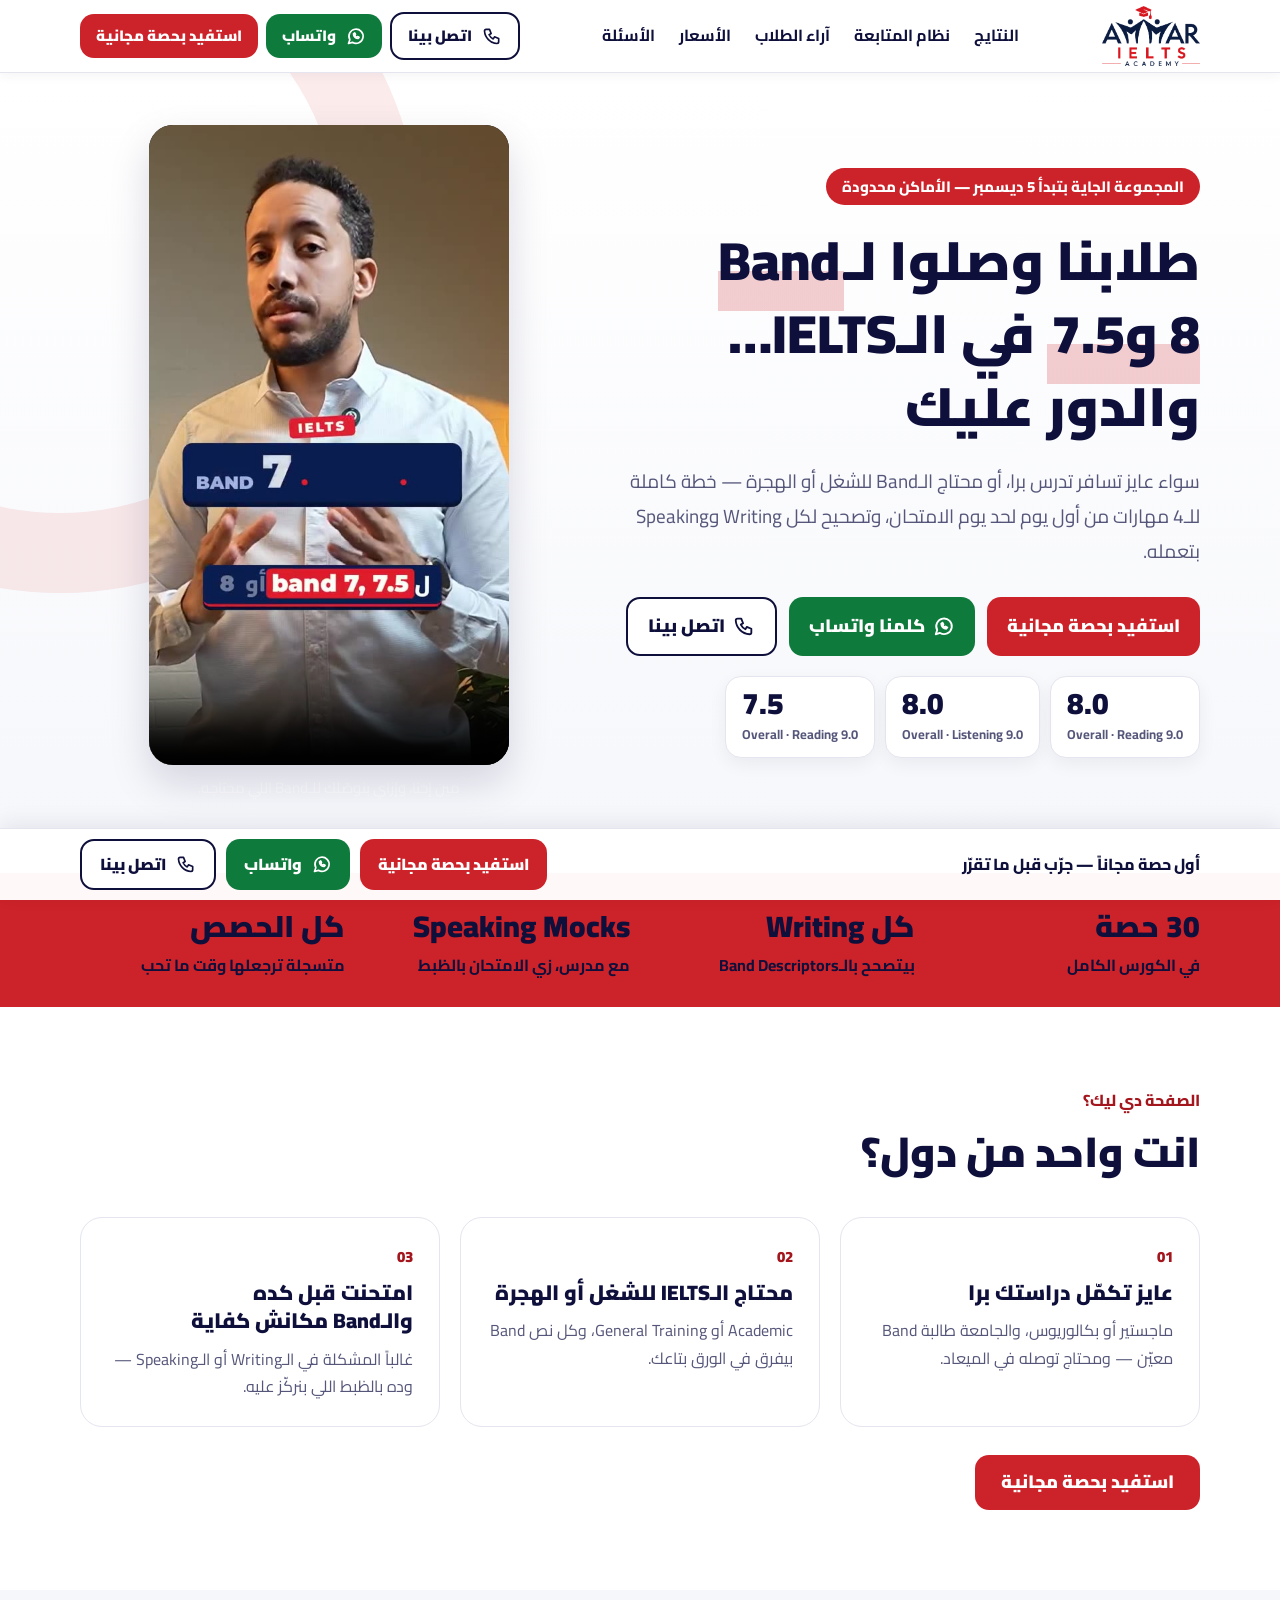
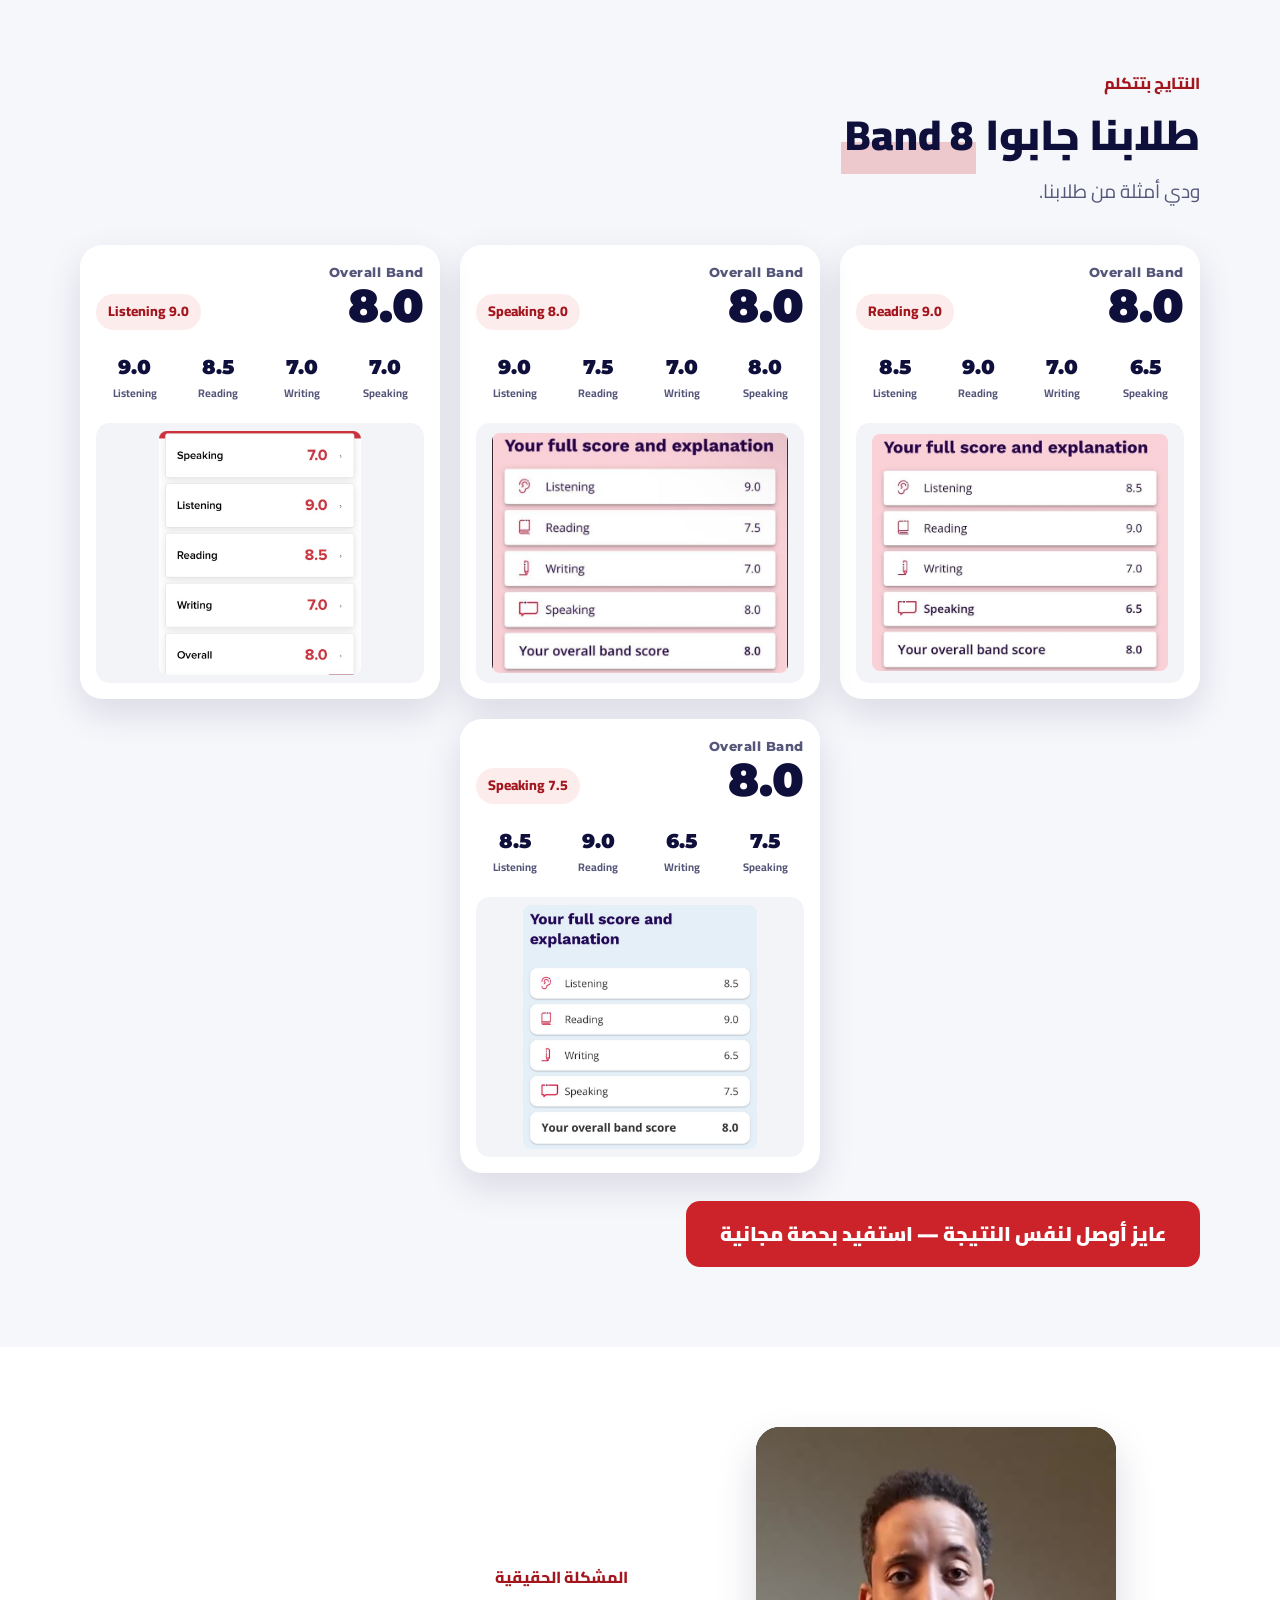
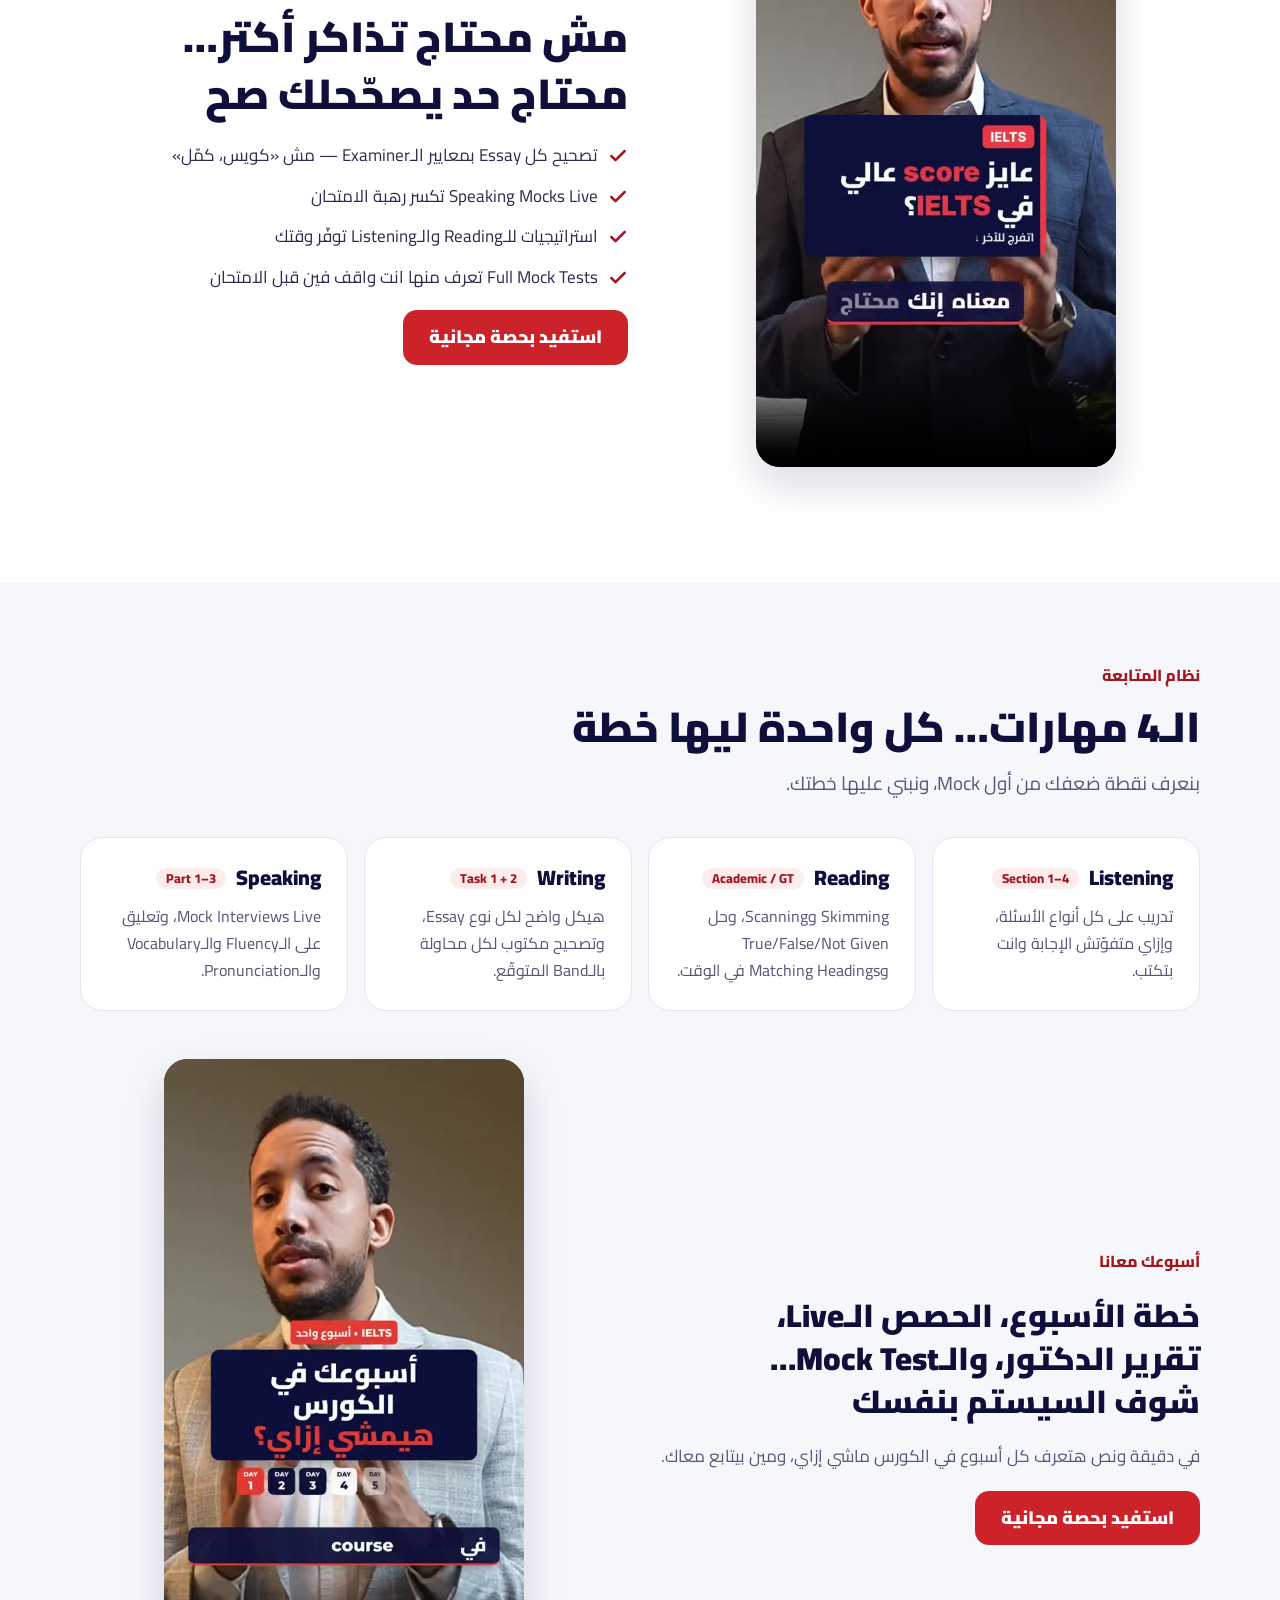
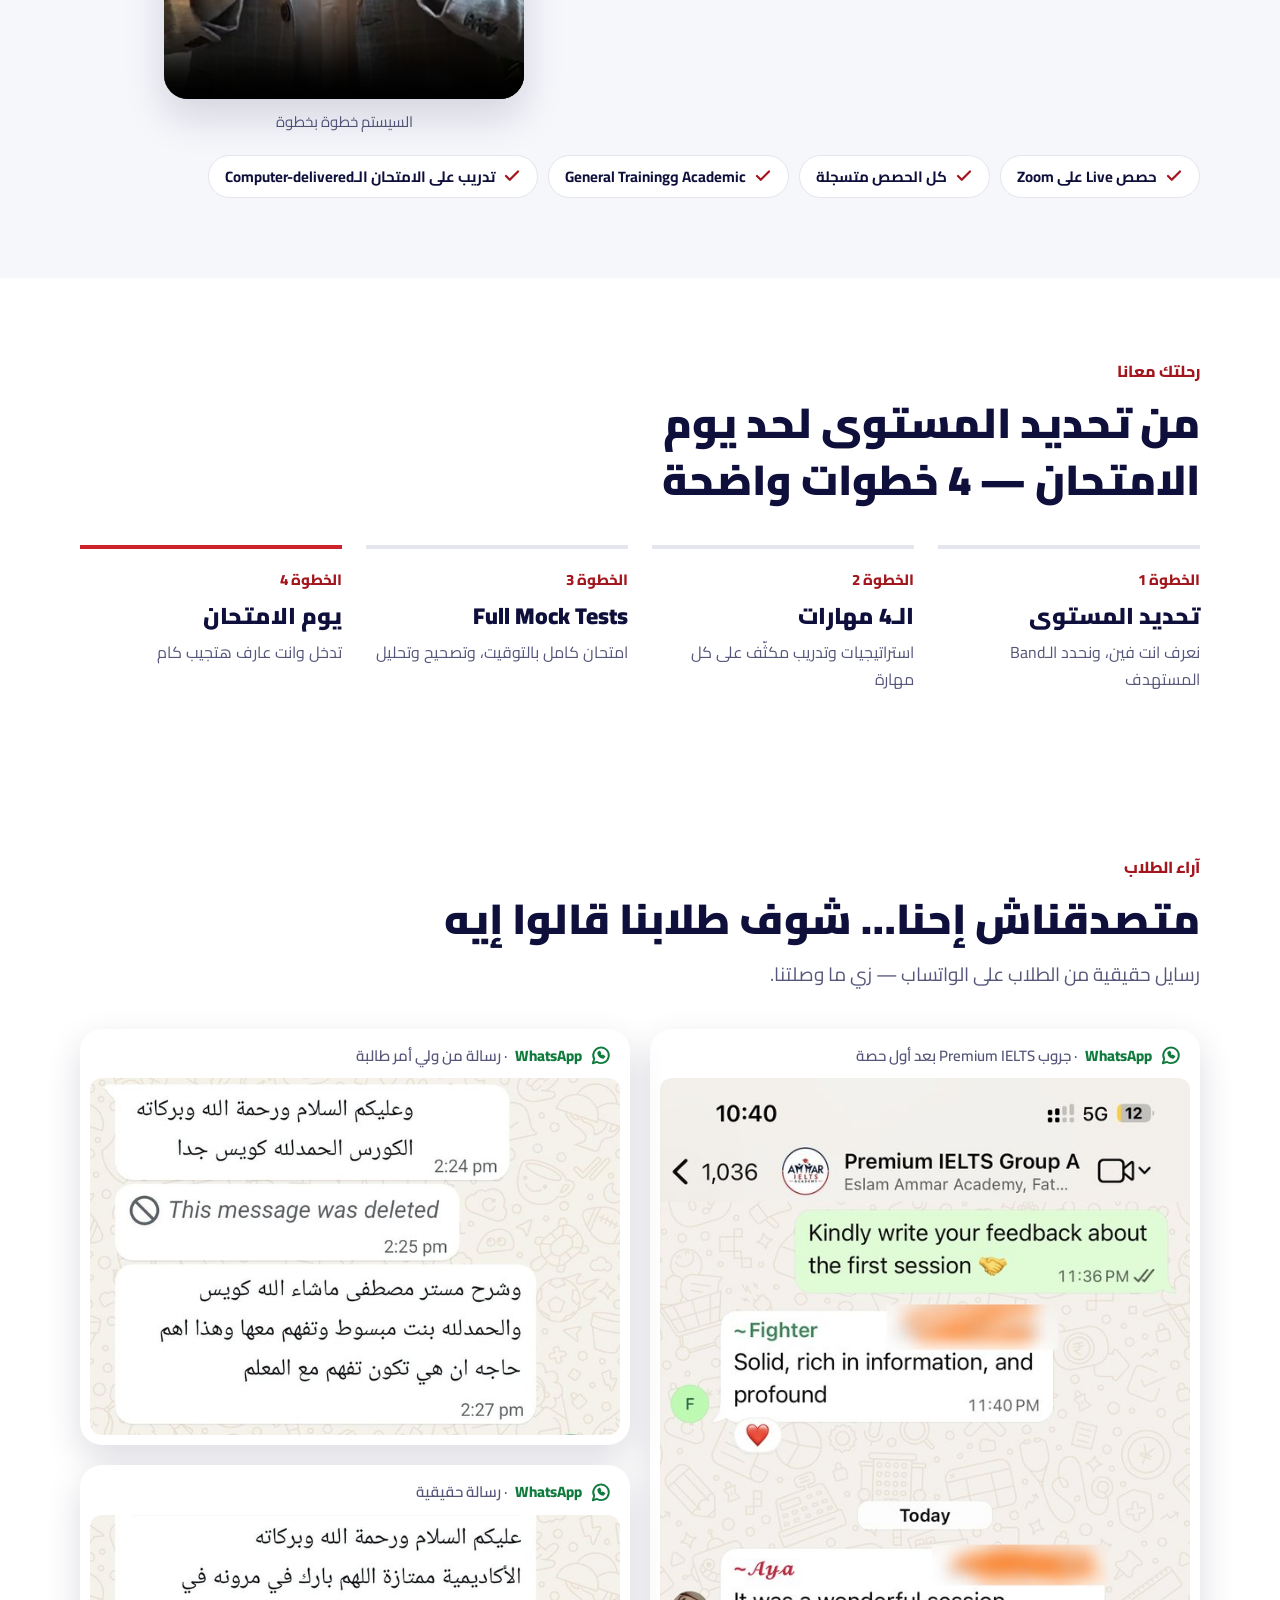
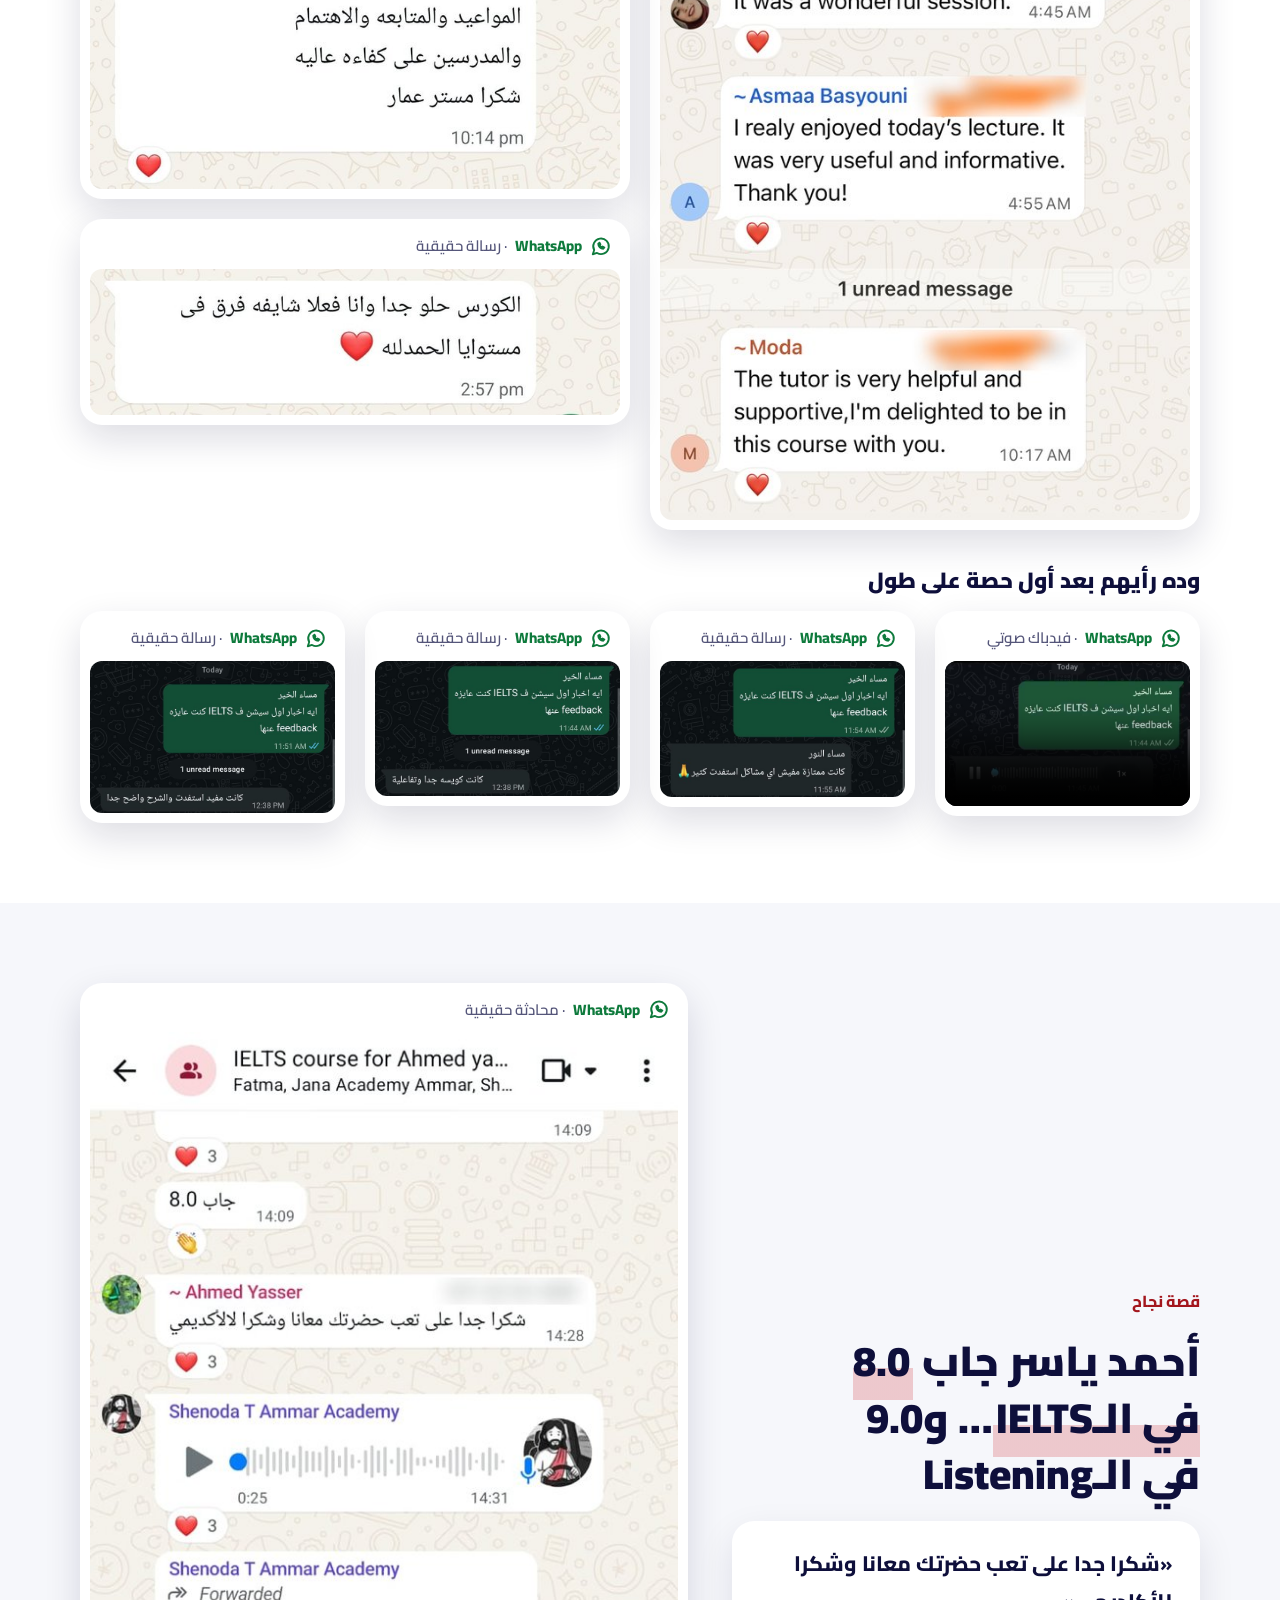
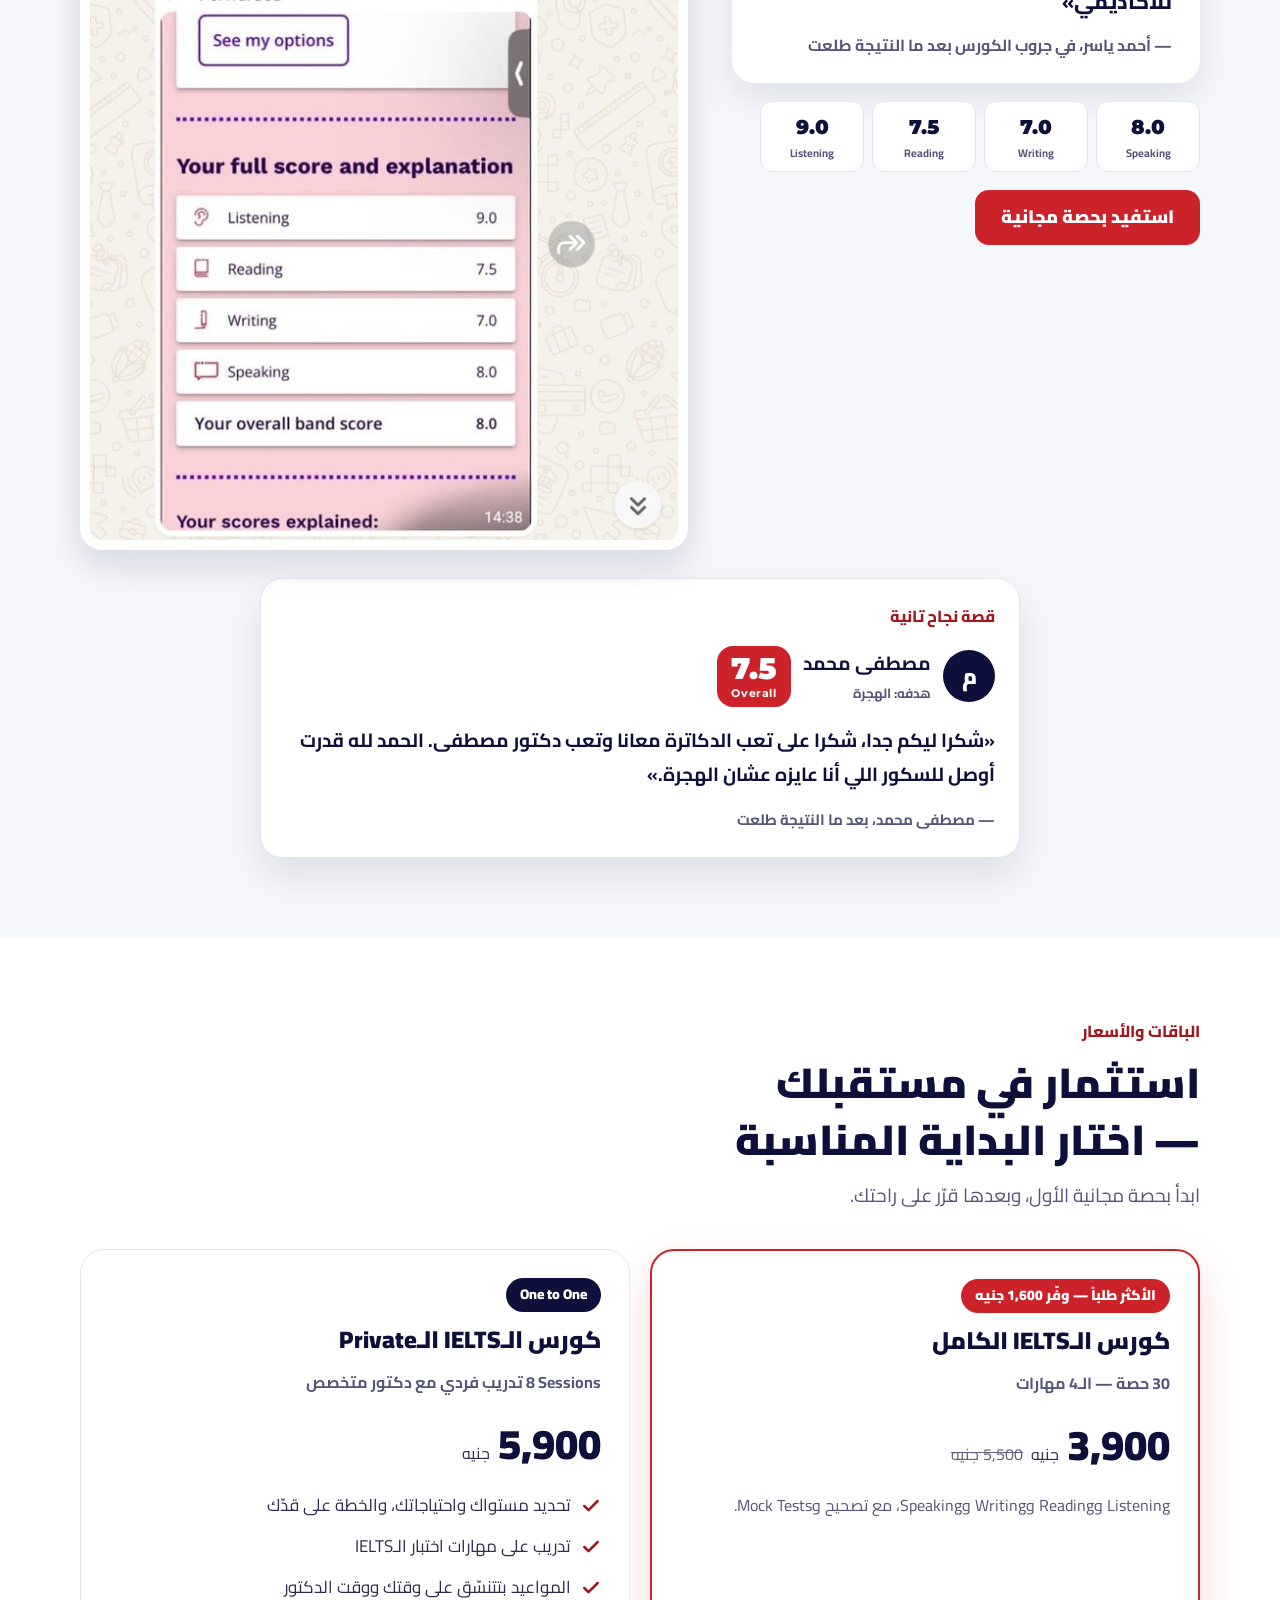
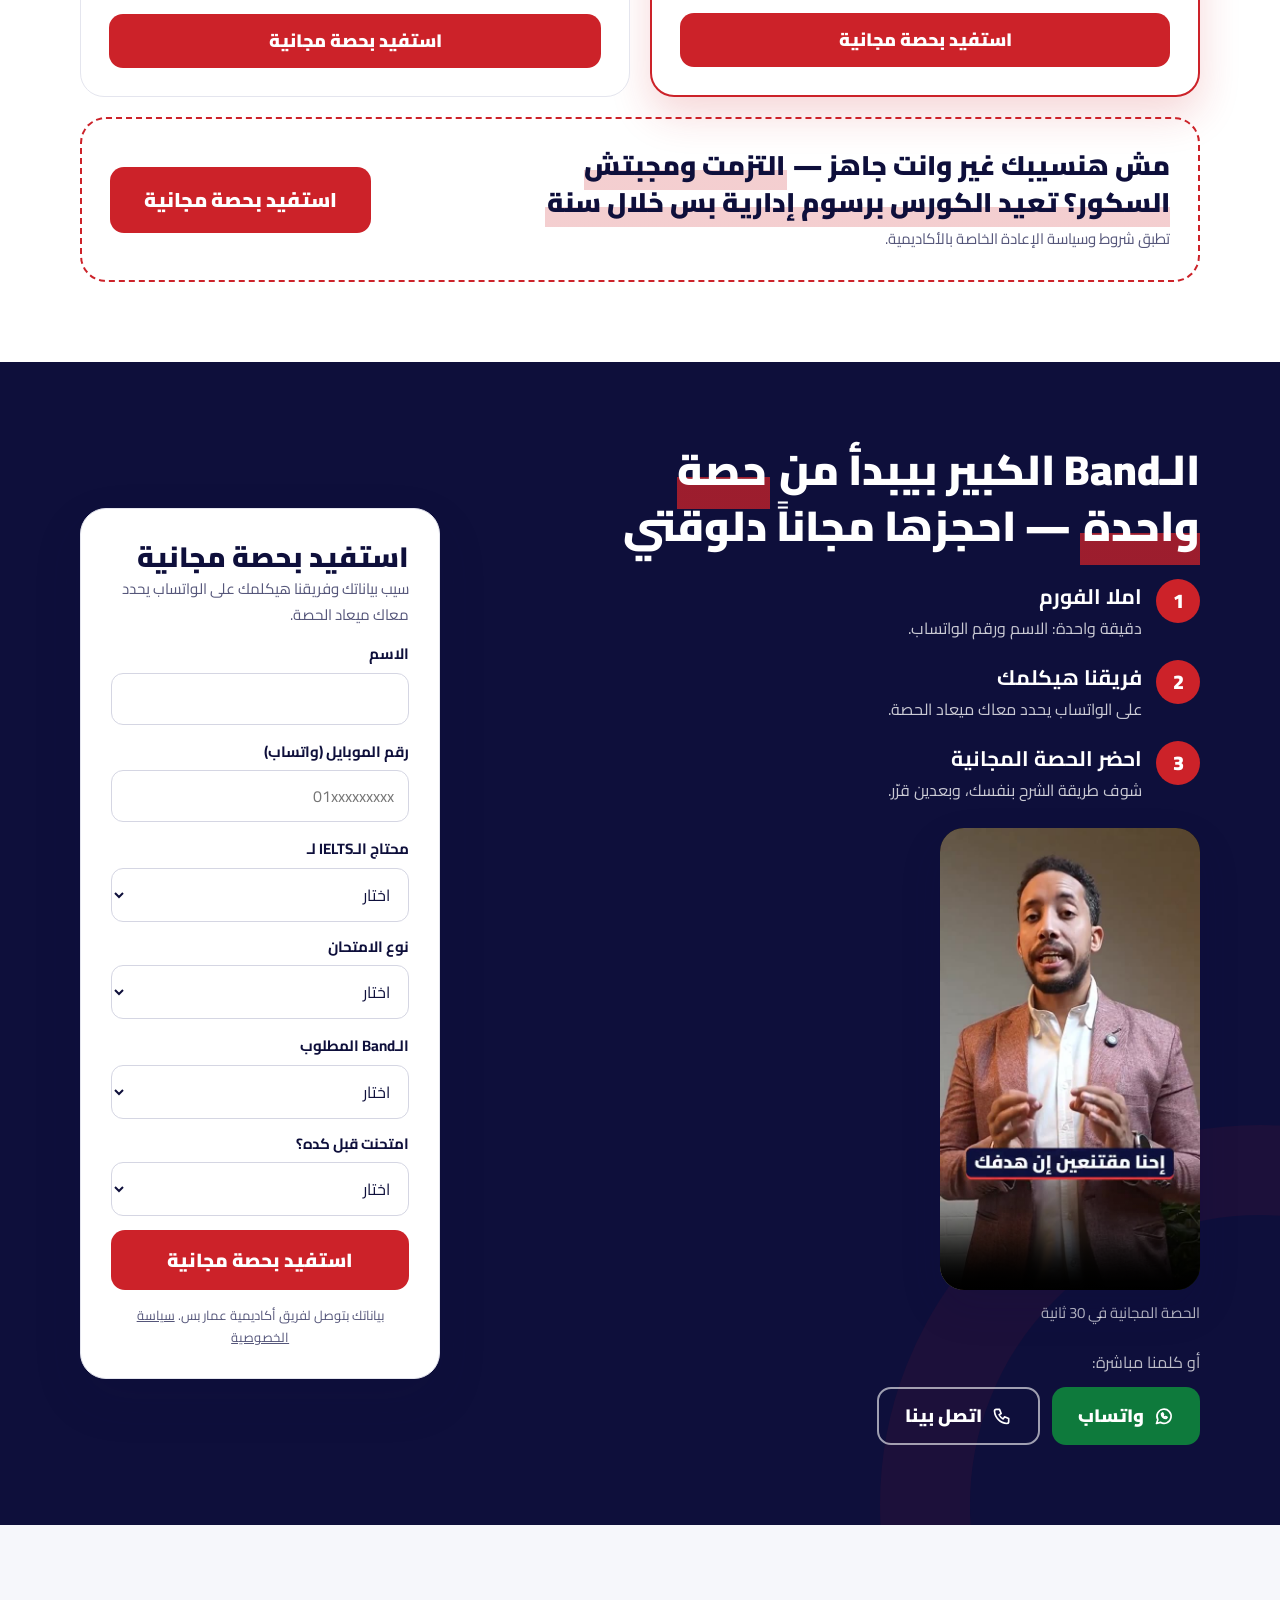
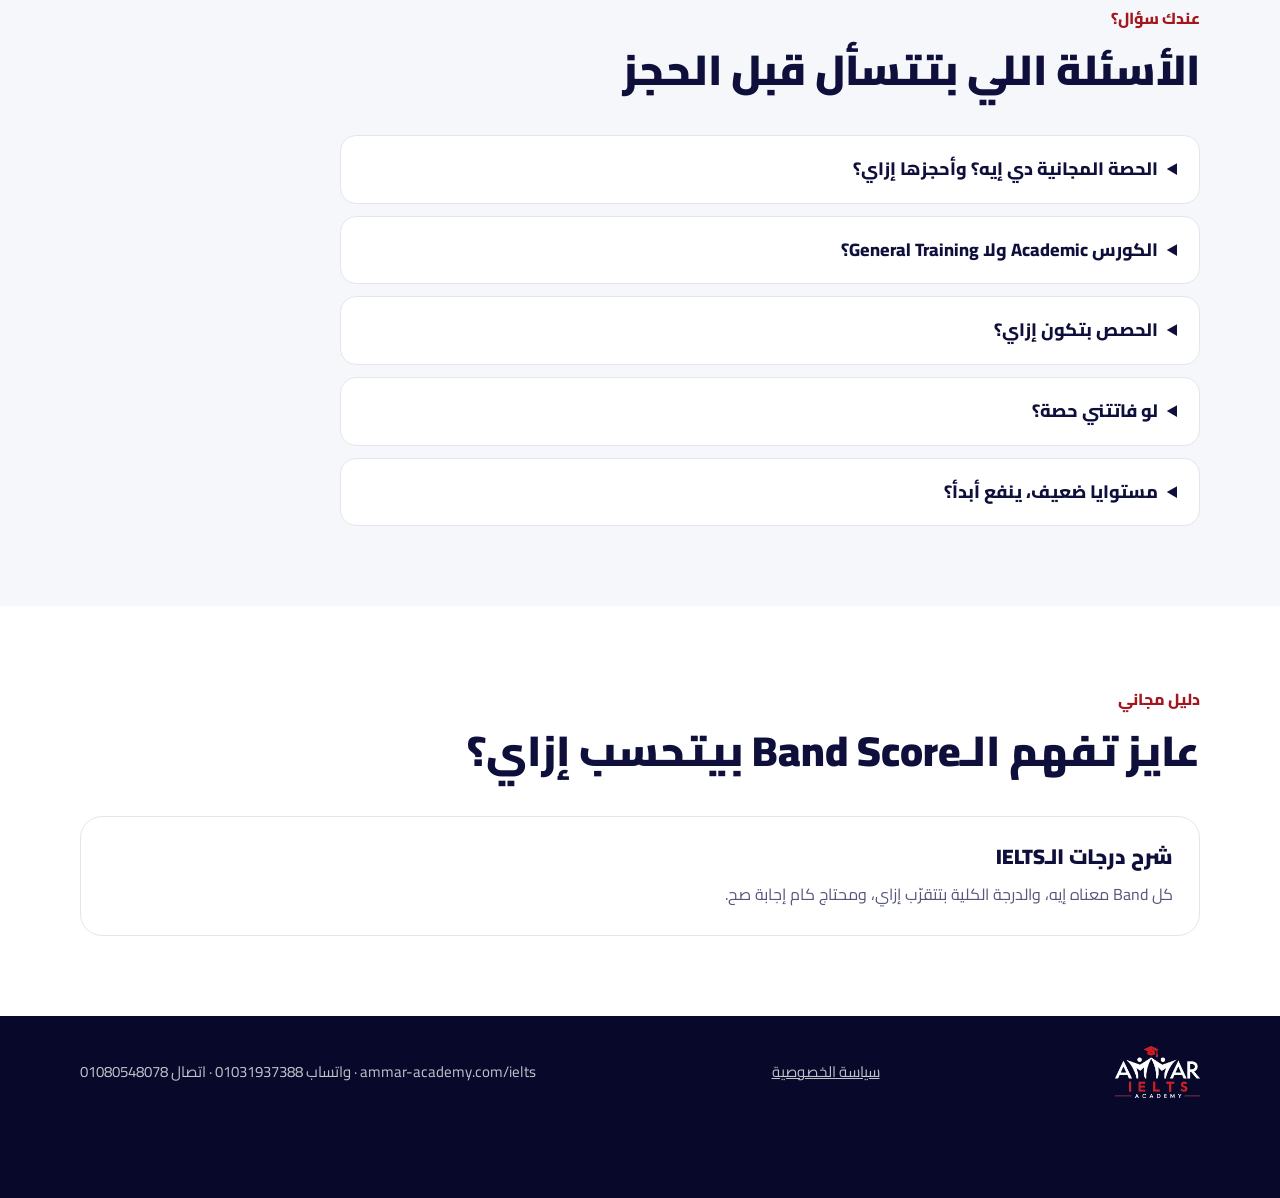
<file: web/ielts/index.html>
<!DOCTYPE html>
<html lang="ar" dir="rtl">
<head>
<meta charset="UTF-8">
<meta name="viewport" content="width=device-width, initial-scale=1, viewport-fit=cover">
<meta name="theme-color" content="#FFFFFF">
<title>كورس الـIELTS — استفيد بحصة مجانية | Ammar IELTS Academy</title>
<meta name="description" content="تحضير الـIELTS للـ4 مهارات بخطة أسبوعية: 30 حصة، تصحيح خاص للـWriting والـSpeaking، وMock Tests زي الامتحان. طلابنا جابوا Band 8. استفيد بحصة مجانية.">
<link rel="canonical" href="https://ammar-academy.com/ielts/">
<meta property="og:type" content="website">
<meta property="og:locale" content="ar_EG">
<meta property="og:url" content="https://ammar-academy.com/ielts/">
<meta property="og:title" content="طلابنا وصلوا لـBand 8 و7.5 في الـIELTS… والدور عليك">
<meta property="og:description" content="30 حصة للـ4 مهارات، تصحيح خاص للـWriting والـSpeaking، وMock Tests. استفيد بحصة مجانية.">
<meta property="og:image" content="https://ammar-academy.com/ielts/img/logo.png">
<link rel="icon" href="/favicon.ico">
<link rel="preconnect" href="https://fonts.googleapis.com">
<link rel="preconnect" href="https://fonts.gstatic.com" crossorigin>
<link href="https://fonts.googleapis.com/css2?family=Cairo:wght@400;600;700;800;900&family=Montserrat:wght@800;900&display=swap" rel="stylesheet">
<style>
:root{--navy:#0E0F3B;--navy-2:#15164A;--navy-3:#08092A;--orange:#CC2229;--orange-dk:#A3161D;--orange-tint:#FDECEC;--cream:#F4F2EC;
  --ink:#2B2C4F;--muted:#55567A;--line:#E4E5EE;--green:#0E7A3C;--white:#fff;--r:22px;
  --font:"Cairo","Segoe UI",Tahoma,Arial,sans-serif}
*{box-sizing:border-box}
html{-webkit-text-size-adjust:100%;scroll-behavior:smooth;scroll-padding-top:84px}
body{margin:0;font-family:var(--font);color:var(--ink);background:#fff;line-height:1.7;font-size:16px}
img{max-width:100%;display:block}
a{color:var(--orange)}
:focus-visible{outline:3px solid var(--orange);outline-offset:3px;border-radius:10px}
[hidden]{display:none!important}
.sr{position:absolute;width:1px;height:1px;overflow:hidden;clip:rect(0 0 0 0);white-space:nowrap}
.wrap{max-width:1160px;margin:0 auto;padding:0 20px}
.hl{color:var(--orange)}
section{padding:80px 0}
.bg-cream{background:var(--cream)}
.bg-navy{background:var(--navy);color:#fff;position:relative;overflow:hidden}
.ring{position:absolute;border-radius:50%;border:80px solid rgba(204,34,41,.07);pointer-events:none}
.head{display:flex;flex-direction:column;gap:10px;max-width:760px;margin-bottom:36px}
.kicker{font-size:16px;font-weight:800;color:var(--orange-dk)}
.bg-navy .kicker{color:var(--orange)}
h1,h2,h3{margin:0;line-height:1.35;text-wrap:balance}
h2{font-size:clamp(28px,4vw,42px);font-weight:900;color:var(--navy)}
.bg-navy h2,.bg-navy h3{color:#fff}
.lead{margin:0;font-size:19px;color:var(--muted);line-height:1.85}
.bg-navy .lead{color:rgba(255,255,255,.8)}
.grid{display:grid;gap:20px;grid-template-columns:repeat(auto-fit,minmax(min(260px,100%),1fr))}
.card{background:#fff;border:1px solid var(--line);border-radius:var(--r);padding:26px;display:flex;flex-direction:column;gap:10px}
.card h3{font-size:21px;font-weight:900;color:var(--navy)}
.card p{margin:0;color:var(--muted)}
.num{font-size:15px;font-weight:900;color:var(--orange-dk)}
.tick{display:flex;width:44px;height:44px;border-radius:12px;background:var(--orange-tint);color:var(--orange-dk);align-items:center;justify-content:center}
.btn{display:inline-flex;align-items:center;justify-content:center;gap:10px;min-height:48px;padding:12px 26px;border-radius:14px;background:var(--orange);color:var(--navy);
  font-family:inherit;font-weight:900;font-size:18px;text-decoration:none;border:0;cursor:pointer;transition:transform .15s,box-shadow .15s}
.btn:hover{transform:translateY(-1px);box-shadow:0 10px 24px rgba(204,34,41,.35)}
.btn.big{font-size:20px;padding:16px 34px;min-height:56px}
.btn.ghost{background:transparent;color:#fff;border:2px solid rgba(255,255,255,.45)}
.btn.wa{background:var(--green);color:#fff}
.btn-row{display:flex;flex-wrap:wrap;gap:12px;margin-top:8px}
/* header */
.top{position:sticky;top:0;z-index:40;background:rgba(14,15,59,.97);border-bottom:1px solid rgba(255,255,255,.1)}
.top .wrap{display:flex;align-items:center;justify-content:space-between;gap:16px;min-height:72px}
.top img{height:48px;width:auto}
.top nav{display:flex;gap:20px}
.top nav a{color:rgba(255,255,255,.85);text-decoration:none;font-weight:700;padding:10px 2px}
.top nav a:hover{color:#fff}
.top .btn{font-size:16px;padding:10px 20px}
@media (max-width:900px){.top nav{display:none}}
@media (max-width:480px){.top .btn{font-size:14px;padding:8px 14px;min-height:44px}.top img{height:40px}}
/* hero */
.hero{padding:52px 0 72px}
.hero .wrap{display:flex;flex-wrap:wrap;gap:44px;align-items:center;position:relative}
.hero-copy{flex:1 1 440px;min-width:0;display:flex;flex-direction:column;gap:20px}
.hero-video{flex:1 1 360px;min-width:0}
.badge{align-self:flex-start;font-size:15px;font-weight:800;color:var(--navy);background:var(--orange);border-radius:999px;padding:6px 16px}
.hero h1{font-size:clamp(32px,4.6vw,54px);font-weight:900;color:#fff}
.hero .lead{color:rgba(255,255,255,.82)}
.proof{display:flex;flex-wrap:wrap;gap:10px}
.proof div{background:rgba(255,255,255,.07);border:1px solid rgba(255,255,255,.16);border-radius:16px;padding:10px 16px}
.proof b{display:block;font-size:30px;font-weight:900;color:var(--orange);line-height:1.1}
.proof span{font-size:13px;font-weight:700;color:rgba(255,255,255,.78)}
/* video */
.video{margin:0;display:flex;flex-direction:column;gap:10px;align-items:center}
.video-box{position:relative;width:100%;max-width:360px;aspect-ratio:9/16;border-radius:24px;overflow:hidden;background:var(--navy-2);
  border:2px dashed rgba(204,34,41,.6);display:flex;align-items:center;justify-content:center;box-shadow:0 24px 60px rgba(14,15,59,.25)}
.video-box.ready{border:0;background:#000}
.video-box video,.video-box iframe{position:absolute;inset:0;width:100%;height:100%;border:0;object-fit:cover}
.video-soon{display:flex;flex-direction:column;align-items:center;gap:14px;text-align:center;padding:20px;color:#fff}
.play{display:flex;width:84px;height:84px;border-radius:50%;background:var(--orange);color:var(--navy);align-items:center;justify-content:center;box-shadow:0 0 0 14px rgba(204,34,41,.18)}
.video-soon b{font-size:20px;font-weight:900}
.video-soon small{font-size:14px;font-weight:700;color:var(--orange)}
.video figcaption{font-size:15px;color:var(--muted);text-align:center}
.bg-navy .video figcaption{color:rgba(255,255,255,.7)}
.reviews-row{display:flex;flex-wrap:wrap;gap:24px;justify-content:center}
.reviews-row .video{flex:0 1 260px}
.split{display:flex;flex-wrap:wrap;gap:44px;align-items:center}
.split>.txt{flex:1 1 380px;display:flex;flex-direction:column;gap:18px}
.split>.vid{flex:1 1 360px;min-width:0}
/* numbers */
.numbers{background:var(--orange);padding:28px 0}
.numbers .grid{grid-template-columns:repeat(auto-fit,minmax(min(220px,100%),1fr))}
.numbers b{display:block;font-size:30px;font-weight:900;color:var(--navy)}
.numbers span{font-size:16px;font-weight:700;color:var(--navy)}
/* proof frames */
.frame{margin:0;background:#fff;border-radius:22px;padding:16px;box-shadow:0 14px 36px rgba(14,15,59,.12);display:flex;flex-direction:column;gap:12px}
.frame .cap{display:flex;justify-content:space-between;align-items:center;gap:10px}
.frame .score{font-size:42px;font-weight:900;color:var(--navy);line-height:1}
.frame .tag{background:var(--orange-tint);color:#A3161D;font-size:14px;font-weight:800;border-radius:999px;padding:6px 12px}
.frame .shot{background:#F3F4F8;border-radius:14px;height:300px;display:flex;align-items:center;justify-content:center;overflow:hidden}
.frame .shot img{max-height:300px;width:auto}
.wa-frame{margin:0;background:#fff;border-radius:22px;padding:10px;box-shadow:0 14px 36px rgba(14,15,59,.14);display:flex;flex-direction:column;gap:6px}
.wa-frame figcaption{display:flex;align-items:center;gap:8px;padding:4px 8px;color:var(--green);font-size:15px;font-weight:800}
.wa-frame figcaption span:last-child{color:var(--muted);font-weight:600}
.wa-frame img{width:100%;border-radius:14px}
.wa-frame.tall img{height:520px;object-fit:cover;object-position:top}
.wa-frame.bottom img{height:480px;object-fit:cover;object-position:bottom}
.stack{display:flex;flex-direction:column;gap:20px}
/* lists */
.checks{margin:0;padding:0;list-style:none;display:flex;flex-direction:column;gap:12px}
.checks li{display:flex;gap:10px;align-items:flex-start;font-size:17px;color:rgba(255,255,255,.9)}
.checks svg{flex:none;margin-top:5px;color:var(--orange)}
.pills{display:flex;flex-wrap:wrap;gap:10px;margin-top:20px}
.pills span{display:inline-flex;align-items:center;gap:8px;background:#fff;border:1px solid var(--line);border-radius:999px;padding:8px 16px;font-size:15px;font-weight:700;color:var(--navy)}
.pills svg{color:var(--orange-dk)}
.steps{display:grid;gap:24px;grid-template-columns:repeat(auto-fit,minmax(min(220px,100%),1fr))}
.steps div{border-top:4px solid rgba(255,255,255,.25);padding-top:18px;display:flex;flex-direction:column;gap:8px}
.steps div:last-child{border-color:var(--orange)}
.steps span{font-size:15px;font-weight:800;color:var(--orange)}
.steps h3{font-size:23px;font-weight:900}
.steps p{margin:0;color:rgba(255,255,255,.78)}
blockquote{margin:0;border-radius:22px;background:#fff;padding:24px 28px;font-size:21px;font-weight:800;color:var(--navy);line-height:1.8;box-shadow:0 14px 36px rgba(14,15,59,.1)}
blockquote footer{margin-top:10px;font-size:16px;font-weight:700;color:var(--muted)}
/* pricing */
.price{background:#fff;border:1px solid var(--line);border-radius:24px;padding:28px;display:flex;flex-direction:column;gap:12px}
.price.best{background:var(--navy);border:2px solid var(--orange);color:#fff}
.price h3{font-size:24px;font-weight:900;color:var(--navy)}
.price.best h3{color:#fff}
.price .meta{font-weight:700;color:var(--muted)}
.price.best .meta,.price.best p{color:rgba(255,255,255,.8)}
.price .amt{display:flex;align-items:baseline;gap:8px;flex-wrap:wrap}
.price .amt b{font-size:42px;font-weight:900;color:var(--navy)}
.price.best .amt b{color:var(--orange)}
.price .amt s{color:inherit;opacity:.75}
.price p{margin:0;color:var(--muted);flex:1}
.price .ribbon{align-self:flex-start;background:var(--orange);color:var(--navy);font-size:14px;font-weight:900;border-radius:999px;padding:5px 14px}
.price-grid{display:grid;gap:20px;grid-template-columns:repeat(auto-fit,minmax(min(300px,100%),1fr));margin-bottom:20px}
.guarantee{display:flex;flex-wrap:wrap;gap:24px;align-items:center;justify-content:space-between;border:2px dashed var(--orange);border-radius:26px;padding:28px;background:#fff}
.guarantee div{flex:999 1 420px;display:flex;flex-direction:column;gap:6px}
.guarantee h3{font-size:27px;font-weight:900;color:var(--navy)}
.guarantee small{color:var(--muted);font-size:15px}
/* register */
.register .wrap{display:flex;flex-wrap:wrap;gap:48px;align-items:center;justify-content:space-between;position:relative}
.register .txt{flex:999 1 420px;min-width:0;display:flex;flex-direction:column;gap:24px}
.seats{background:rgba(255,255,255,.07);border:1px solid rgba(255,255,255,.16);border-radius:18px;padding:18px 20px;max-width:520px;display:flex;flex-direction:column;gap:10px}
.seats .row{display:flex;justify-content:space-between;gap:12px;font-size:18px;font-weight:800}
.seats .row span:last-child{color:var(--orange)}
.bar{display:block;height:12px;border-radius:999px;background:rgba(255,255,255,.18);overflow:hidden}
.bar i{display:block;height:100%;border-radius:999px;background:var(--orange);width:100%;transition:width .6s}
.how{margin:0;padding:0;list-style:none;display:flex;flex-direction:column;gap:18px}
.how li{display:flex;gap:14px;align-items:flex-start}
.how b.n{flex:none;display:flex;width:44px;height:44px;border-radius:50%;background:var(--orange);color:var(--navy);font-size:20px;font-weight:900;align-items:center;justify-content:center}
.how strong{display:block;font-size:21px;color:#fff}
.how span{color:rgba(255,255,255,.78)}
/* form */
.form-card{background:#fff;color:var(--ink);border-radius:26px;padding:30px;box-shadow:0 30px 70px rgba(0,0,0,.35);flex:1 1 360px;max-width:480px;scroll-margin-top:90px}
.bg-navy .form-card h2{font-size:28px;color:var(--navy)}
.bg-navy .form-card .lead{color:var(--muted)}
.form-card form{display:flex;flex-direction:column;gap:14px}
.form-card label{display:flex;flex-direction:column;gap:6px;font-size:15px;font-weight:700;color:var(--navy)}
.form-card input,.form-card select{width:100%;min-height:50px;border:1.5px solid #D5D6E3;border-radius:12px;padding:10px 14px;font-family:inherit;font-size:16px;color:var(--navy);background:#fff}
.form-card input:focus,.form-card select:focus{border-color:var(--orange);outline:none;box-shadow:0 0 0 3px rgba(204,34,41,.25)}
.form-card .two{display:grid;gap:12px;grid-template-columns:repeat(auto-fit,minmax(min(150px,100%),1fr))}
.form-card button[type=submit]{min-height:56px;font-size:19px}
.form-card button[disabled]{opacity:.7;cursor:wait}
.form-card .note{margin:0;font-size:13px;color:var(--muted);text-align:center}
.form-card .err{margin:0;color:#B42318;font-weight:700;font-size:15px}
.hp{position:absolute;left:-9999px;width:1px;height:1px;overflow:hidden}
.done{display:flex;flex-direction:column;gap:14px;align-items:flex-start;padding:16px 0}
.done .ok{display:flex;width:56px;height:56px;border-radius:50%;background:#E6F6EC;color:var(--green);align-items:center;justify-content:center}
/* faq */
.faq{display:flex;flex-direction:column;gap:12px;max-width:860px}
.faq details{background:#fff;border:1px solid var(--line);border-radius:16px;padding:18px 22px}
.faq summary{cursor:pointer;font-size:18px;font-weight:800;color:var(--navy)}
.faq p{margin:12px 0 0;color:var(--muted)}
/* footer + sticky */
footer.site{background:var(--navy-3);padding:30px 0 100px;color:rgba(255,255,255,.75);font-size:15px}
footer.site .wrap{display:flex;flex-wrap:wrap;gap:16px;justify-content:space-between;align-items:center}
footer.site img{height:44px;width:auto}
footer.site a{color:rgba(255,255,255,.75)}
.sticky{position:fixed;bottom:0;left:0;right:0;z-index:45;background:rgba(14,15,59,.97);border-top:1px solid rgba(255,255,255,.12);padding:10px 0 calc(10px + env(safe-area-inset-bottom))}
.sticky .wrap{display:flex;gap:12px;align-items:center;justify-content:space-between;flex-wrap:wrap}
.sticky .msg{display:flex;align-items:center;gap:14px;color:#fff;font-weight:800}
.sticky .msg .bar{width:140px;height:10px}
.sticky .acts{display:flex;gap:10px}
.sticky .btn{font-size:16px;padding:10px 18px;min-height:46px}
@media (max-width:560px){.sticky .msg{font-size:14px}.sticky .msg .bar{display:none}.sticky .wrap{justify-content:center}}
@media (prefers-reduced-motion:reduce){html{scroll-behavior:auto}.btn,.bar i{transition:none}}

/* ── Light theme (chosen 17 Nov 2026, option B): white page, navy text, orange for buttons and highlights;
   the form section and the footer stay navy so the eye lands on the booking. ── */
.top{background:rgba(255,255,255,.97);border-bottom:1px solid var(--line);box-shadow:0 2px 12px rgba(14,15,59,.05)}
.top nav a{color:var(--navy)} .top nav a:hover{color:var(--orange-dk)}
.bg-navy{background:#fff;color:var(--ink)}
.bg-navy h2,.bg-navy h3,.hero h1{color:var(--navy)}
.bg-navy .lead,.hero .lead{color:var(--muted)}
.bg-navy .kicker{color:var(--orange-dk)}
.hl{color:var(--navy);background:linear-gradient(transparent 58%, rgba(204,34,41,.45) 58%);padding:0 .08em}
.btn.ghost{color:var(--navy);border-color:rgba(14,15,59,.25)}
.proof div{background:#fff;border:1px solid var(--line);box-shadow:0 6px 18px rgba(14,15,59,.06)}
.proof b{color:var(--navy)} .proof span{color:var(--muted)}
.ring{border-color:rgba(204,34,41,.09)}
.checks li{color:var(--ink)} .checks svg{color:var(--orange-dk)}
.steps div{border-top-color:var(--line)} .steps div:last-child{border-top-color:var(--orange)}
.steps span{color:var(--orange-dk)} .steps p{color:var(--muted)}
.seats{background:#FFF4F4;border-color:#F3C9CB} .seats .row{color:var(--navy)} .seats .row span:last-child{color:var(--orange-dk)}
.bar{background:#EDE7DD}
.how strong{color:var(--navy)} .how span{color:var(--muted)}
.register .txt>span{color:var(--muted)!important}
.form-card{box-shadow:0 20px 50px rgba(14,15,59,.12);border:1px solid var(--line)}
.sticky{background:rgba(255,255,255,.97);border-top:1px solid var(--line);box-shadow:0 -6px 20px rgba(14,15,59,.07)}
.sticky .msg{color:var(--navy)} .sticky .bar{background:#EDE7DD}
.video-box{box-shadow:0 18px 40px rgba(14,15,59,.15)}

.price.best{background:#fff;color:var(--ink);border:2px solid var(--orange);box-shadow:0 18px 40px rgba(204,34,41,.18)}
.price.best h3{color:var(--navy)} .price.best .meta,.price.best p{color:var(--muted)} .price.best .amt b{color:var(--navy)}

.bg-cream{background:#F6F7FB}
.hero{background:linear-gradient(180deg,#fff 0%,#F6F7FB 100%)}
/* keep navy for the decision moment: the form section */
.register{background:var(--navy)!important;color:#fff}
.register h2{color:#fff!important} .register .hl{color:#fff;background:linear-gradient(transparent 58%, rgba(204,34,41,.6) 58%)}
.register .seats{background:rgba(255,255,255,.07);border-color:rgba(255,255,255,.16)} .register .seats .row{color:#fff} .register .seats .row span:last-child{color:var(--orange)}
.register .bar{background:rgba(255,255,255,.18)} .register .how strong{color:#fff} .register .how span{color:rgba(255,255,255,.78)}
.register .txt>span{color:rgba(255,255,255,.72)!important}
.register .ring{border-color:rgba(204,34,41,.07)}
</style>
<style>
/* IELTS tweaks: red buttons carry white text */
.btn,.badge,.price .ribbon,.how b.n,.play{color:#fff}
.btn.ghost{color:var(--navy)}
.hl{background:linear-gradient(transparent 60%, rgba(204,34,41,.22) 60%)}
.register .hl{background:linear-gradient(transparent 60%, rgba(204,34,41,.75) 60%)}
.wordmark{display:flex;flex-direction:column;line-height:1;text-decoration:none;font-family:"Montserrat","Cairo",sans-serif}
.wordmark b{font-size:24px;font-weight:900;color:var(--navy);letter-spacing:.06em}
.wordmark span{font-size:12px;font-weight:800;color:var(--orange);letter-spacing:.32em}
footer.site .wordmark b{color:#fff}
.btn.call{background:#fff;color:var(--navy);border:2px solid var(--navy)}
.btn.call:hover{box-shadow:0 10px 24px rgba(14,15,59,.18)}
.btn.call.light{background:transparent;color:#fff;border-color:rgba(255,255,255,.6)}
.btn.wa:hover{box-shadow:0 10px 24px rgba(14,122,60,.3)}
.hdr-acts{display:flex;gap:8px;align-items:center}
.hdr-acts .btn{font-size:15px;padding:9px 16px;min-height:44px}
.contact-box{display:flex;flex-direction:column;gap:10px;color:rgba(255,255,255,.72)}
@media (max-width:900px){.hdr-acts .wa,.hdr-acts .call{display:none}}
@media (max-width:560px){.sticky .acts{width:100%}.sticky .acts .btn{flex:1;padding:10px 6px;font-size:13px;white-space:nowrap;gap:6px}.sticky .acts .btn:first-child{flex:1.5}}
.hero .btn-row .btn{padding:12px 20px;font-size:18px;gap:8px}
.register .form-card h2{color:var(--navy)!important}
.score-grid{display:flex;flex-wrap:wrap;gap:20px;justify-content:center}
.score-grid .frame{flex:1 1 300px;max-width:360px}
.band-card .cap{align-items:flex-end}
.band-card .ov{display:block;font-size:13px;font-weight:800;color:var(--muted);font-family:Montserrat,Cairo,sans-serif;letter-spacing:.04em}
.band-card .score{font-family:Montserrat,Cairo,sans-serif;font-size:46px}
.band-card .bands{display:grid;grid-template-columns:repeat(4,1fr);gap:6px}
.band-card .bands div{background:var(--orange-tint);border-radius:10px;padding:8px 2px;display:flex;flex-direction:column;align-items:center}
.band-card .bands b{font-size:19px;font-weight:900;color:var(--navy);font-family:Montserrat,Cairo,sans-serif}
.band-card .bands span{font-size:11px;font-weight:700;color:var(--muted)}
.band-card .shot{height:260px;background:#F3F4F8;border-radius:14px;padding:8px}
.band-card .shot img{max-height:244px;width:auto;max-width:100%;object-fit:contain;border-radius:8px}
.band-card .src{font-size:12px;color:var(--muted);text-align:center}
.fb-grid{display:grid;gap:20px;grid-template-columns:repeat(auto-fit,minmax(min(320px,100%),1fr));align-items:start}
.fb-grid .wa-frame img{border-radius:12px}
.bands.mini{display:grid;grid-template-columns:repeat(4,1fr);gap:8px;max-width:440px}
.bands.mini div{background:#fff;border:1px solid var(--line);border-radius:12px;padding:8px 2px;display:flex;flex-direction:column;align-items:center}
.bands.mini b{font-size:20px;font-weight:900;color:var(--navy);font-family:Montserrat,Cairo,sans-serif}
.bands.mini span{font-size:11px;font-weight:700;color:var(--muted)}
.story-card{max-width:760px;margin:0 auto;background:#fff;border:1px solid var(--line);border-radius:22px;padding:24px;box-shadow:0 18px 40px rgba(14,15,59,.10);display:flex;flex-direction:column;gap:16px;align-self:center}
.story-top{display:flex;align-items:center;gap:12px}
.story-av{width:52px;height:52px;border-radius:50%;background:var(--navy);color:#fff;display:flex;align-items:center;justify-content:center;font-weight:900;font-size:22px}
.story-top b{display:block;font-size:19px;color:var(--navy)}.story-top small{color:var(--muted);font-weight:700}
.story-band{margin-inline-start:auto;background:var(--orange);color:#fff;border-radius:16px;padding:8px 14px;font:900 30px/1 Montserrat,Cairo,sans-serif;display:flex;flex-direction:column;align-items:center}
.story-band small{color:#fff;font-size:11px;font-weight:700;letter-spacing:.06em;margin-top:4px}
.story-card blockquote{background:none;box-shadow:none;border:0;padding:0;margin:0;font-size:19px;font-weight:700;line-height:1.8;color:var(--navy)}
.story-card figcaption{color:var(--muted);font-weight:700;font-size:15px}
.fb-sub{font-size:22px;font-weight:900;color:var(--navy);margin:36px 0 16px}
.fb-row{display:grid;gap:20px;grid-template-columns:repeat(auto-fit,minmax(min(250px,100%),1fr));align-items:start}
.fb-row img,.fb-row video{width:100%;border-radius:12px;display:block;background:#0B141A}
.free-vid{align-items:flex-start}.free-vid .video-box{max-width:260px}
/* design-preview markers for missing data */
.ph{outline:2px dashed #E0A400;outline-offset:3px;border-radius:6px;background:rgba(255,200,0,.14)}
.ph-note{display:inline-block;font-size:12px;font-weight:800;color:#7A5A00;background:#FFE9A8;border-radius:999px;padding:2px 10px;margin-inline-start:6px;vertical-align:middle}

.band-card .shot{flex-direction:column;gap:10px;color:var(--muted);font-weight:700;text-align:center;padding:16px}
.band-card .bands{display:grid;grid-template-columns:repeat(4,1fr);gap:6px;width:100%}
.band-card .bands div{background:#fff;border-radius:10px;padding:8px 2px;display:flex;flex-direction:column;align-items:center}
.band-card .bands b{font-size:20px;color:var(--navy)}
.band-card .bands span{font-size:11px}
.teacher{display:flex;flex-direction:column;gap:10px}
.teacher .who{display:flex;align-items:center;gap:12px}
.teacher .av{width:56px;height:56px;border-radius:50%;background:var(--orange-tint);color:var(--orange-dk);display:flex;align-items:center;justify-content:center;font-weight:900;font-size:22px}
.teacher h3{font-size:22px}
.skills{display:grid;gap:16px;grid-template-columns:repeat(auto-fit,minmax(min(220px,100%),1fr))}
.skills .card h3{display:flex;align-items:center;gap:10px}
.skills .card h3 small{font-size:13px;font-weight:800;color:var(--orange-dk);background:var(--orange-tint);border-radius:999px;padding:2px 10px}
</style>
<!-- Structured data for search engines and AI assistants: organization, IELTS courses with prices and start date, FAQ. Keep prices/dates/FAQ in sync with the page. -->
<script type="application/ld+json">
{
 "@context": "https://schema.org",
 "@graph": [
  {
   "@type": "EducationalOrganization",
   "@id": "https://ammar-academy.com/#organization",
   "name": "Ammar Academy",
   "alternateName": [
    "أكاديمية عمار",
    "Ammar IELTS Academy",
    "Ammar SAT Academy"
   ],
   "url": "https://ammar-academy.com/",
   "logo": "https://ammar-academy.com/android-chrome-512x512.png",
   "telephone": "+201080548078",
   "address": {
    "@type": "PostalAddress",
    "streetAddress": "63 ج، البوابة الأولى، حدايق الأهرام",
    "addressLocality": "حدايق الأهرام",
    "addressRegion": "الجيزة",
    "postalCode": "12562",
    "addressCountry": "EG"
   },
   "sameAs": [
    "https://www.facebook.com/ammar.academy",
    "https://www.instagram.com/ammar.academy/",
    "https://www.youtube.com/@Ammar-Academy",
    "https://www.tiktok.com/@ammar.sat.academy"
   ]
  },
  {
   "@type": "WebPage",
   "@id": "https://ammar-academy.com/ielts/#webpage",
   "url": "https://ammar-academy.com/ielts/",
   "name": "كورس الـIELTS — استفيد بحصة مجانية | Ammar IELTS Academy",
   "inLanguage": "ar-EG",
   "about": {
    "@id": "https://ammar-academy.com/#organization"
   },
   "mainEntity": {
    "@id": "https://ammar-academy.com/ielts/#courses"
   }
  },
  {
   "@type": "ItemList",
   "@id": "https://ammar-academy.com/ielts/#courses",
   "name": "كورسات الـIELTS في Ammar IELTS Academy",
   "itemListElement": [
    {
     "@type": "ListItem",
     "position": 1,
     "item": {
      "@type": "Course",
      "@id": "https://ammar-academy.com/ielts/#full-course",
      "name": "كورس الـIELTS الكامل",
      "description": "تحضير الـIELTS للـ4 مهارات (Listening وReading وWriting وSpeaking) خلال 6 أسابيع: 30 حصة = 18 حصة Live على Zoom + 6 حصص متسجلة + 5 Mock Tests + Orientation Session، مع تصحيح خاص للـWriting والـSpeaking.",
      "inLanguage": "ar",
      "url": "https://ammar-academy.com/ielts/#pricing",
      "provider": {
       "@id": "https://ammar-academy.com/#organization"
      },
      "teaches": [
       "IELTS Listening",
       "IELTS Reading",
       "IELTS Writing",
       "IELTS Speaking"
      ],
      "offers": {
       "@type": "Offer",
       "category": "Paid",
       "price": "3900",
       "priceCurrency": "EGP",
       "availability": "https://schema.org/InStock",
       "url": "https://ammar-academy.com/ielts/"
      },
      "hasCourseInstance": {
       "@type": "CourseInstance",
       "courseMode": "Online",
       "location": "Zoom",
       "startDate": "2026-12-05",
       "courseSchedule": {
        "@type": "Schedule",
        "duration": "P6W",
        "repeatFrequency": "P1W",
        "repeatCount": 6
       },
       "courseWorkload": "18 حصة Live على Zoom + 6 حصص متسجلة + 5 Mock Tests + Orientation Session (30 حصة)"
      }
     }
    },
    {
     "@type": "ListItem",
     "position": 2,
     "item": {
      "@type": "Course",
      "@id": "https://ammar-academy.com/ielts/#private-course",
      "name": "كورس الـIELTS الـPrivate (One to One)",
      "description": "8 حصص تدريب فردي مع دكتور متخصص: تحديد مستواك واحتياجاتك، وخطة على قدّك، وتدريب على مهارات اختبار الـIELTS، والمواعيد بتتنسّق على وقتك.",
      "inLanguage": "ar",
      "url": "https://ammar-academy.com/ielts/#pricing",
      "provider": {
       "@id": "https://ammar-academy.com/#organization"
      },
      "teaches": [
       "IELTS Listening",
       "IELTS Reading",
       "IELTS Writing",
       "IELTS Speaking"
      ],
      "offers": {
       "@type": "Offer",
       "category": "Paid",
       "price": "5900",
       "priceCurrency": "EGP",
       "availability": "https://schema.org/InStock",
       "url": "https://ammar-academy.com/ielts/"
      },
      "hasCourseInstance": {
       "@type": "CourseInstance",
       "courseMode": "Online",
       "courseWorkload": "8 حصص One to One"
      }
     }
    }
   ]
  },
  {
   "@type": "FAQPage",
   "@id": "https://ammar-academy.com/ielts/#faq",
   "inLanguage": "ar",
   "mainEntity": [
    {
     "@type": "Question",
     "name": "الحصة المجانية دي إيه؟ وأحجزها إزاي؟",
     "acceptedAnswer": {
      "@type": "Answer",
      "text": "املا الفورم أو كلمنا على الواتساب، وفريقنا هيتواصل معاك يحدد ميعاد الحصة."
     }
    },
    {
     "@type": "Question",
     "name": "الكورس Academic ولا General Training؟",
     "acceptedAnswer": {
      "@type": "Answer",
      "text": "الاتنين — الـListening والـSpeaking واحد، والفرق في الـReading والـWriting Task 1 وبنشتغل على النوع اللي انت محتاجه."
     }
    },
    {
     "@type": "Question",
     "name": "الحصص بتكون إزاي؟",
     "acceptedAnswer": {
      "@type": "Answer",
      "text": "كل الحصص Live أونلاين على Zoom، وتحضر من أي مكان وتتفاعل مع المدرس مباشرة."
     }
    },
    {
     "@type": "Question",
     "name": "لو فاتتني حصة؟",
     "acceptedAnswer": {
      "@type": "Answer",
      "text": "كل الحصص متسجلة، وتقدر ترجع لها تراجعها أو تعوّض أي جزء فاتك."
     }
    },
    {
     "@type": "Question",
     "name": "مستوايا ضعيف، ينفع أبدأ؟",
     "acceptedAnswer": {
      "@type": "Answer",
      "text": "ابدأ بالـPlacement Test والاستشارة المجانية، وهنقولك الإنجليزي بتاعك مناسب للـIELTS ولا محتاج تبدأ منين."
     }
    }
   ]
  }
 ]
}
</script>
</head>
<body id="top">
<svg width="0" height="0" style="position:absolute" aria-hidden="true">
  <symbol id="i-check" viewBox="0 0 24 24"><path d="M20 6 9 17l-5-5" fill="none" stroke="currentColor" stroke-width="3" stroke-linecap="round" stroke-linejoin="round"/></symbol>
  <symbol id="i-wa" viewBox="0 0 24 24"><g fill="none" stroke="currentColor" stroke-width="2" stroke-linecap="round" stroke-linejoin="round"><path d="M3 21l1.6-4.6A8.5 8.5 0 1 1 7.7 19.6L3 21z"/><path d="M9 9.5c0 3 2.5 5.5 5.5 5.5l1.2-1.4-1.9-1-.9.8c-1-.4-1.9-1.3-2.3-2.3l.8-.9-1-1.9L9 9.5z"/></g></symbol>
  <symbol id="i-phone" viewBox="0 0 24 24"><path d="M5 4h4l2 5-2.5 1.5a11 11 0 0 0 5 5L15 13l5 2v4a2 2 0 0 1-2 2A16 16 0 0 1 3 6a2 2 0 0 1 2-2" fill="none" stroke="currentColor" stroke-width="2" stroke-linejoin="round"/></symbol>
  <symbol id="i-play" viewBox="0 0 24 24"><path d="M8 5v14l11-7z" fill="currentColor"/></symbol>
</svg>

<header class="top">
  <div class="wrap">
    <a href="#top" aria-label="Ammar IELTS Academy"><img src="img/logo.png" alt="Ammar IELTS Academy" width="639" height="391" style="height:60px;width:auto"></a>
    <nav aria-label="أقسام الصفحة">
      <a href="#results">النتايج</a><a href="#system">نظام المتابعة</a><a href="#reviews">آراء الطلاب</a><a href="#pricing">الأسعار</a><a href="#faq">الأسئلة</a>
    </nav>
    <div class="hdr-acts"><a class="btn call" href="tel:+201080548078" data-call title="01080548078"><svg width="20" height="20" aria-hidden="true"><use href="#i-phone"/></svg>اتصل بينا</a><a class="btn wa" href="https://wa.me/201031937388" data-wa target="_blank" rel="noopener" title="01031937388"><svg width="20" height="20" aria-hidden="true"><use href="#i-wa"/></svg>واتساب</a><a class="btn" href="#form" data-cta>استفيد بحصة مجانية</a></div>
  </div>
</header>

<main>
<section class="bg-navy hero">
  <div class="ring" style="width:720px;height:720px;left:-300px;top:-200px"></div>
  <div class="wrap">
    <div class="hero-copy">
      <span class="badge" data-seats-badge>المجموعة الجاية بتبدأ <span data-group>5 ديسمبر</span> — الأماكن محدودة</span>
      <h1>طلابنا وصلوا لـ<span class="hl">Band 8 و7.5</span> في الـIELTS… والدور عليك</h1>
      <p class="lead">سواء عايز تسافر تدرس برا، أو محتاج الـBand للشغل أو الهجرة — خطة كاملة للـ4 مهارات من أول يوم لحد يوم الامتحان، وتصحيح لكل Writing وSpeaking بتعمله.</p>
      <div class="btn-row">
        <a class="btn big" href="#form" data-cta>استفيد بحصة مجانية</a>
        <a class="btn wa" href="https://wa.me/201031937388" data-wa target="_blank" rel="noopener" style="min-height:56px"><svg width="22" height="22" aria-hidden="true"><use href="#i-wa"/></svg>كلمنا واتساب</a>
        <a class="btn call" href="tel:+201080548078" data-call style="min-height:56px"><svg width="22" height="22" aria-hidden="true"><use href="#i-phone"/></svg>اتصل بينا</a>
      </div>
      <div class="proof">
        <div><b dir="ltr">8.0</b><span dir="ltr">Overall · Reading 9.0</span></div>
        <div><b dir="ltr">8.0</b><span dir="ltr">Overall · Listening 9.0</span></div>
        <div><b dir="ltr">7.5</b><span dir="ltr">Overall · Reading 9.0</span></div>
      </div>
    </div>
    <div class="hero-video">
      <figure class="video">
        <div class="video-box ready"><video controls playsinline preload="none" poster="video/v-about.jpg" src="video/v-about.mp4" aria-label="مين Ammar IELTS Academy"></video></div>
        <figcaption>مين إحنا، وإزاي بنوصّلك للـBand اللي محتاجه.</figcaption>
      </figure>
    </div>
  </div>
</section>

<div class="numbers">
  <div class="wrap grid">
    <div><b>30 حصة</b><span>في الكورس الكامل</span></div>
    <div><b>كل Writing</b><span>بيتصحح بالـBand Descriptors</span></div>
    <div><b>Speaking Mocks</b><span>مع مدرس، زي الامتحان بالظبط</span></div>
    <div><b>كل الحصص</b><span>متسجلة ترجعلها وقت ما تحب</span></div>
  </div>
</div>

<section>
  <div class="wrap">
    <div class="head"><span class="kicker">الصفحة دي ليك؟</span><h2>انت واحد من دول؟</h2></div>
    <div class="grid">
      <div class="card"><span class="num">01</span><h3>عايز تكمّل دراستك برا</h3><p>ماجستير أو بكالوريوس، والجامعة طالبة Band معيّن — ومحتاج توصله في الميعاد.</p></div>
      <div class="card"><span class="num">02</span><h3>محتاج الـIELTS للشغل أو الهجرة</h3><p>Academic أو General Training، وكل نص Band بيفرق في الورق بتاعك.</p></div>
      <div class="card"><span class="num">03</span><h3>امتحنت قبل كده والـBand مكانش كفاية</h3><p>غالباً المشكلة في الـWriting أو الـSpeaking — وده بالظبط اللي بنركّز عليه.</p></div>
    </div>
    <div class="btn-row" style="margin-top:28px"><a class="btn" href="#form" data-cta>استفيد بحصة مجانية</a></div>
  </div>
</section>

<section id="results" class="bg-cream">
  <div class="wrap">
    <div class="head"><span class="kicker">النتايج بتتكلم</span><h2>طلابنا جابوا <span class="hl">Band 8</span></h2><p class="lead">ودي أمثلة من طلابنا.</p></div>
    <div class="score-grid">
      <figure class="frame band-card"><figcaption class="cap"><div><small class="ov">Overall Band</small><span class="score" dir="ltr">8.0</span></div><span class="tag" dir="ltr">Reading 9.0</span></figcaption><div class="bands" dir="ltr"><div><b>8.5</b><span>Listening</span></div><div><b>9.0</b><span>Reading</span></div><div><b>7.0</b><span>Writing</span></div><div><b>6.5</b><span>Speaking</span></div></div><div class="shot"><img src="img/score-a.jpg" alt="نتيجة IELTS الأصلية — Overall 8.0" loading="lazy"></div></figure>
      <figure class="frame band-card"><figcaption class="cap"><div><small class="ov">Overall Band</small><span class="score" dir="ltr">8.0</span></div><span class="tag" dir="ltr">Speaking 8.0</span></figcaption><div class="bands" dir="ltr"><div><b>9.0</b><span>Listening</span></div><div><b>7.5</b><span>Reading</span></div><div><b>7.0</b><span>Writing</span></div><div><b>8.0</b><span>Speaking</span></div></div><div class="shot"><img src="img/score-b.jpg" alt="نتيجة IELTS الأصلية — Overall 8.0" loading="lazy"></div></figure>
      <figure class="frame band-card"><figcaption class="cap"><div><small class="ov">Overall Band</small><span class="score" dir="ltr">8.0</span></div><span class="tag" dir="ltr">Listening 9.0</span></figcaption><div class="bands" dir="ltr"><div><b>9.0</b><span>Listening</span></div><div><b>8.5</b><span>Reading</span></div><div><b>7.0</b><span>Writing</span></div><div><b>7.0</b><span>Speaking</span></div></div><div class="shot"><img src="img/score-d.jpg" alt="نتيجة IELTS الأصلية — Overall 8.0" loading="lazy"></div></figure>
      <figure class="frame band-card"><figcaption class="cap"><div><small class="ov">Overall Band</small><span class="score" dir="ltr">8.0</span></div><span class="tag" dir="ltr">Speaking 7.5</span></figcaption><div class="bands" dir="ltr"><div><b>8.5</b><span>Listening</span></div><div><b>9.0</b><span>Reading</span></div><div><b>6.5</b><span>Writing</span></div><div><b>7.5</b><span>Speaking</span></div></div><div class="shot"><img src="img/score-g.jpg" alt="نتيجة IELTS الأصلية — Overall 8.0" loading="lazy"></div></figure>
    </div>
    <div class="btn-row" style="margin-top:28px"><a class="btn big" href="#form" data-cta>عايز أوصل لنفس النتيجة — استفيد بحصة مجانية</a></div>
  </div>
</section>

<section class="bg-navy">
  <div class="wrap split" style="flex-wrap:wrap-reverse">
    <div class="vid">
      <figure class="video">
        <div class="video-box ready"><video controls playsinline preload="none" poster="video/v-why.jpg" src="video/v-why.mp4" aria-label="ليه تحجز معانا"></video></div>
        <figcaption>أكبر 3 مخاوف قبل الـIELTS: الفلوس، والـSpeaking والـWriting، والوقت… وإزاي بنحلها.</figcaption>
      </figure>
    </div>
    <div class="txt">
      <span class="kicker">المشكلة الحقيقية</span>
      <h2>مش محتاج تذاكر أكتر… محتاج حد يصحّحلك صح</h2>
      <ul class="checks">
        <li><svg width="20" height="20" aria-hidden="true"><use href="#i-check"/></svg>تصحيح كل Essay بمعايير الـExaminer — مش «كويس، كمّل»</li>
        <li><svg width="20" height="20" aria-hidden="true"><use href="#i-check"/></svg>Speaking Mocks Live تكسر رهبة الامتحان</li>
        <li><svg width="20" height="20" aria-hidden="true"><use href="#i-check"/></svg>استراتيجيات للـReading والـListening توفّر وقتك</li>
        <li><svg width="20" height="20" aria-hidden="true"><use href="#i-check"/></svg>Full Mock Tests تعرف منها انت واقف فين قبل الامتحان</li>
      </ul>
      <div><a class="btn" href="#form" data-cta>استفيد بحصة مجانية</a></div>
    </div>
  </div>
</section>

<section id="system" class="bg-cream">
  <div class="wrap">
    <div class="head"><span class="kicker">نظام المتابعة</span><h2>الـ4 مهارات… كل واحدة ليها خطة</h2><p class="lead">بنعرف نقطة ضعفك من أول Mock، ونبني عليها خطتك.</p></div>
    <div class="skills">
      <div class="card"><h3>Listening <small>Section 1–4</small></h3><p>تدريب على كل أنواع الأسئلة، وإزاي متفوّتش الإجابة وانت بتكتب.</p></div>
      <div class="card"><h3>Reading <small>Academic / GT</small></h3><p>Skimming وScanning، وحل True/False/Not Given وMatching Headings في الوقت.</p></div>
      <div class="card"><h3>Writing <small>Task 1 + 2</small></h3><p>هيكل واضح لكل نوع Essay، وتصحيح مكتوب لكل محاولة بالـBand المتوقّع.</p></div>
      <div class="card"><h3>Speaking <small>Part 1–3</small></h3><p>Mock Interviews Live، وتعليق على الـFluency والـVocabulary والـPronunciation.</p></div>
    </div>
    <div class="split" style="margin-top:48px;align-items:center">
      <div class="txt"><span class="kicker">أسبوعك معانا</span><h3 style="font-size:clamp(24px,3vw,32px);font-weight:900;color:var(--navy)">خطة الأسبوع، الحصص الـLive، تقرير الدكتور، والـMock Test… شوف السيستم بنفسك</h3><p class="lead" style="font-size:17px">في دقيقة ونص هتعرف كل أسبوع في الكورس ماشي إزاي، ومين بيتابع معاك.</p><div><a class="btn" href="#form" data-cta>استفيد بحصة مجانية</a></div></div>
      <div class="vid"><figure class="video"><div class="video-box ready"><video controls playsinline preload="none" poster="video/v-system.jpg" src="video/v-system.mp4" aria-label="إزاي السيستم ماشي في كورس الـIELTS"></video></div><figcaption>السيستم خطوة بخطوة</figcaption></figure></div>
    </div>
    <div class="pills">
      <span><svg width="18" height="18" aria-hidden="true"><use href="#i-check"/></svg>حصص Live على Zoom</span>
      <span><svg width="18" height="18" aria-hidden="true"><use href="#i-check"/></svg>كل الحصص متسجلة</span>
      <span><svg width="18" height="18" aria-hidden="true"><use href="#i-check"/></svg>Academic وGeneral Training</span>
      <span><svg width="18" height="18" aria-hidden="true"><use href="#i-check"/></svg>تدريب على الامتحان الـComputer-delivered</span>
    </div>
  </div>
</section>

<section class="bg-navy">
  <div class="wrap">
    <div class="head"><span class="kicker">رحلتك معانا</span><h2>من تحديد المستوى لحد يوم الامتحان — 4 خطوات واضحة</h2></div>
    <div class="steps">
      <div><span>الخطوة 1</span><h3>تحديد المستوى</h3><p>نعرف انت فين، ونحدد الـBand المستهدف</p></div>
      <div><span>الخطوة 2</span><h3>الـ4 مهارات</h3><p>استراتيجيات وتدريب مكثّف على كل مهارة</p></div>
      <div><span>الخطوة 3</span><h3>Full Mock Tests</h3><p>امتحان كامل بالتوقيت، وتصحيح وتحليل</p></div>
      <div><span>الخطوة 4</span><h3>يوم الامتحان</h3><p>تدخل وانت عارف هتجيب كام</p></div>
    </div>
  </div>
</section>

<section id="reviews">
  <div class="wrap">
    <div class="head"><span class="kicker">آراء الطلاب</span><h2>متصدقناش إحنا… شوف طلابنا قالوا إيه</h2><p class="lead">رسايل حقيقية من الطلاب على الواتساب — زي ما وصلتنا.</p></div>
    <div class="fb-grid">
      <figure class="wa-frame"><figcaption><svg width="22" height="22" aria-hidden="true"><use href="#i-wa"/></svg><span dir="ltr">WhatsApp</span><span>· جروب Premium IELTS بعد أول حصة</span></figcaption><img src="img/fb-group.jpg" alt="آراء طلاب جروب Premium IELTS Group A بعد أول حصة على الواتساب" loading="lazy"></figure>
      <div class="stack">
        <figure class="wa-frame"><figcaption><svg width="22" height="22" aria-hidden="true"><use href="#i-wa"/></svg><span dir="ltr">WhatsApp</span><span>· رسالة من ولي أمر طالبة</span></figcaption><img src="img/fb-2.jpg" alt="رسالة: الكورس الحمدلله كويس جداً، وشرح مستر مصطفى ماشاء الله كويس والبنت مبسوطة وتفهم معاه" loading="lazy"></figure>
        <figure class="wa-frame"><figcaption><svg width="22" height="22" aria-hidden="true"><use href="#i-wa"/></svg><span dir="ltr">WhatsApp</span><span>· رسالة حقيقية</span></figcaption><img src="img/fb-3.jpg" alt="رسالة: الأكاديمية ممتازة، مرونة في المواعيد والمتابعة والاهتمام، والمدرسين على كفاءة عالية" loading="lazy"></figure>
        <figure class="wa-frame"><figcaption><svg width="22" height="22" aria-hidden="true"><use href="#i-wa"/></svg><span dir="ltr">WhatsApp</span><span>· رسالة حقيقية</span></figcaption><img src="img/fb-1.jpg" alt="رسالة: الكورس حلو جداً وأنا فعلاً شايفة فرق في مستوايا" loading="lazy"></figure>
      </div>
    </div>
    <h3 class="fb-sub">وده رأيهم بعد أول حصة على طول</h3>
    <div class="fb-row">
      <figure class="wa-frame"><figcaption><svg width="22" height="22" aria-hidden="true"><use href="#i-wa"/></svg><span dir="ltr">WhatsApp</span><span>· فيدباك صوتي</span></figcaption><video controls playsinline preload="metadata" poster="video/fb-voice-poster.jpg" src="video/fb-voice.mp4" aria-label="فيدباك صوتي من طالب بعد أول حصة IELTS"></video></figure>
      <figure class="wa-frame"><figcaption><svg width="22" height="22" aria-hidden="true"><use href="#i-wa"/></svg><span dir="ltr">WhatsApp</span><span>· رسالة حقيقية</span></figcaption><img src="img/fb-4.jpg" alt="رسالة: كانت ممتازة مفيش أي مشاكل استفدت كتير" loading="lazy"></figure>
      <figure class="wa-frame"><figcaption><svg width="22" height="22" aria-hidden="true"><use href="#i-wa"/></svg><span dir="ltr">WhatsApp</span><span>· رسالة حقيقية</span></figcaption><img src="img/fb-5.jpg" alt="رسالة: كانت كويسة جداً وتفاعلية" loading="lazy"></figure>
      <figure class="wa-frame"><figcaption><svg width="22" height="22" aria-hidden="true"><use href="#i-wa"/></svg><span dir="ltr">WhatsApp</span><span>· رسالة حقيقية</span></figcaption><img src="img/fb-6.jpg" alt="رسالة: كانت مفيدة استفدت والشرح واضح جداً" loading="lazy"></figure>
    </div>
  </div>
</section>

<section class="bg-cream">
  <div class="wrap split">
    <div class="txt">
      <span class="kicker">قصة نجاح</span>
      <h2>أحمد ياسر جاب <span class="hl"><bdi>8.0</bdi> في الـIELTS</span>… و<bdi>9.0</bdi> في الـListening</h2>
      <blockquote>«شكرا جدا على تعب حضرتك معانا وشكرا للأكاديمي»<footer>— أحمد ياسر، في جروب الكورس بعد ما النتيجة طلعت</footer></blockquote>
      <div class="bands mini" dir="ltr"><div><b>9.0</b><span>Listening</span></div><div><b>7.5</b><span>Reading</span></div><div><b>7.0</b><span>Writing</span></div><div><b>8.0</b><span>Speaking</span></div></div>
      <div><a class="btn" href="#form" data-cta>استفيد بحصة مجانية</a></div>
    </div>
    <div class="vid grid" style="grid-template-columns:repeat(auto-fit,minmax(min(240px,100%),1fr));align-items:start;flex:1 1 520px">
      <figure class="wa-frame"><figcaption><svg width="22" height="22" aria-hidden="true"><use href="#i-wa"/></svg><span dir="ltr">WhatsApp</span><span>· محادثة حقيقية</span></figcaption><img src="img/story-ahmed.jpg" alt="جروب واتساب كورس أحمد ياسر: النتيجة 8.0 ورسالة شكر منه" loading="lazy" style="border-radius:12px"></figure>

    </div>
  </div>
  <div class="wrap" style="margin-top:28px">
      <figure class="story-card">
        <span class="kicker">قصة نجاح تانية</span>
        <div class="story-top"><span class="story-av">م</span><div><b>مصطفى محمد</b><small>هدفه: الهجرة</small></div><span class="story-band" dir="ltr">7.5<small>Overall</small></span></div>
        <blockquote>«شكرا ليكم جدا، شكرا على تعب الدكاترة معانا وتعب دكتور مصطفى. الحمد لله قدرت أوصل للسكور اللي أنا عايزه عشان الهجرة.»</blockquote>
        <figcaption>— مصطفى محمد، بعد ما النتيجة طلعت</figcaption>
      </figure>
  </div>
</section>

<section id="pricing">
  <div class="wrap">
    <div class="head"><span class="kicker">الباقات والأسعار</span><h2>استثمار في مستقبلك — اختار البداية المناسبة</h2><p class="lead">ابدأ بحصة مجانية الأول، وبعدها قرّر على راحتك.</p></div>
    <div class="price-grid">
      <div class="price best"><span class="ribbon">الأكثر طلباً — وفّر 1,600 جنيه</span><h3>كورس الـIELTS الكامل</h3><span class="meta">30 حصة — الـ4 مهارات</span><div class="amt"><b dir="ltr">3,900</b><span>جنيه</span><s>5,500 جنيه</s></div><p>Listening وReading وWriting وSpeaking، مع تصحيح وMock Tests.</p><a class="btn" href="#form" data-cta>استفيد بحصة مجانية</a></div>
      <div class="price"><span class="ribbon" style="background:var(--navy)">One to One</span><h3>كورس الـIELTS الـPrivate</h3><span class="meta"><bdi dir="ltr">8 Sessions</bdi> تدريب فردي مع دكتور متخصص</span><div class="amt"><b dir="ltr">5,900</b><span>جنيه</span></div><ul class="checks" style="font-size:16px"><li><svg width="20" height="20" aria-hidden="true"><use href="#i-check"/></svg>تحديد مستواك واحتياجاتك، والخطة على قدّك</li><li><svg width="20" height="20" aria-hidden="true"><use href="#i-check"/></svg>تدريب على مهارات اختبار الـIELTS</li><li><svg width="20" height="20" aria-hidden="true"><use href="#i-check"/></svg>المواعيد بتتنسّق على وقتك ووقت الدكتور</li></ul><a class="btn" href="#form" data-cta>استفيد بحصة مجانية</a></div>
    </div>
    <div class="guarantee"><div><h3>مش هنسيبك غير وانت جاهز — <span class="hl">التزمت ومجبتش السكور؟ تعيد الكورس برسوم إدارية بس خلال سنة</span></h3><small>تطبق شروط وسياسة الإعادة الخاصة بالأكاديمية.</small></div><a class="btn big" href="#form" data-cta>استفيد بحصة مجانية</a></div>
  </div>
</section>

<section class="bg-navy register">
  <div class="ring" style="width:760px;height:760px;right:-360px;bottom:-360px;border-width:90px"></div>
  <div class="wrap">
    <div class="txt">
      <h2>الـBand الكبير بيبدأ من <span class="hl">حصة واحدة</span> — احجزها مجاناً دلوقتي</h2>
      <div class="seats" data-seats hidden>
        <div class="row"><span>مجموعة <span data-group>5 ديسمبر</span></span><span>باقي <span data-left></span> بس</span></div>
        <span class="bar" role="img" aria-label="الأماكن المتبقية"><i data-bar></i></span>
      </div>
      <ol class="how">
        <li><b class="n">1</b><div><strong>املا الفورم</strong><span>دقيقة واحدة: الاسم ورقم الواتساب.</span></div></li>
        <li><b class="n">2</b><div><strong>فريقنا هيكلمك</strong><span>على الواتساب يحدد معاك ميعاد الحصة.</span></div></li>
        <li><b class="n">3</b><div><strong>احضر الحصة المجانية</strong><span>شوف طريقة الشرح بنفسك، وبعدين قرّر.</span></div></li>
      </ol>
      <figure class="video free-vid"><div class="video-box ready"><video controls playsinline preload="none" poster="video/v-free.jpg" src="video/v-free.mp4" aria-label="الحصة المجانية"></video></div><figcaption>الحصة المجانية في 30 ثانية</figcaption></figure>
      <div class="contact-box"><span>أو كلمنا مباشرة:</span><div class="btn-row" style="margin:0">
        <a class="btn wa" href="https://wa.me/201031937388" data-wa target="_blank" rel="noopener"><svg width="20" height="20" aria-hidden="true"><use href="#i-wa"/></svg>واتساب</a>
        <a class="btn call light" href="tel:+201080548078" data-call><svg width="20" height="20" aria-hidden="true"><use href="#i-phone"/></svg>اتصل بينا</a></div></div>
    </div>

    <div class="form-card" id="form">
      <form id="lead-form" novalidate>
        <div><h2>استفيد بحصة مجانية</h2><p class="note" style="text-align:right;font-size:15px">سيب بياناتك وفريقنا هيكلمك على الواتساب يحدد معاك ميعاد الحصة.</p></div>
        <label>الاسم<input name="name" autocomplete="name"></label>
        <label>رقم الموبايل (واتساب)<input name="phone" type="tel" dir="ltr" placeholder="01xxxxxxxxx" style="text-align:right"></label>
        <div class="two">
          <label>محتاج الـIELTS لـ<select name="purpose" data-q="Needs IELTS for"><option value="">اختار</option><option>دراسة برا</option><option>شغل</option><option>هجرة</option><option>منحة</option><option>غير ذلك</option></select></label>
          <label>نوع الامتحان<select name="testType" data-q="Test type"><option value="">اختار</option><option>Academic</option><option>General Training</option><option>مش متأكد</option></select></label>
        </div>
        <div class="two">
          <label>الـBand المطلوب<select name="band" data-q="Target band"><option value="">اختار</option><option>6.0</option><option>6.5</option><option>7.0</option><option>7.5</option><option>8.0+</option><option>مش عارف</option></select></label>
          <label>امتحنت قبل كده؟<select name="takenBefore" data-q="Taken IELTS before"><option value="">اختار</option><option>لأ، أول مرة</option><option>أيوه</option></select></label>
        </div>
        <div class="hp" aria-hidden="true"><label>Website<input name="website" tabindex="-1" autocomplete="off"></label></div>
        <p class="err" role="alert" data-error hidden></p>
        <button class="btn" type="submit">استفيد بحصة مجانية</button>
        <p class="note">بياناتك بتوصل لفريق أكاديمية عمار بس. <a href="https://ammar-academy.com/privacy-policy" style="color:var(--muted)">سياسة الخصوصية</a></p>
      </form>
      <div class="done" data-done hidden tabindex="-1">
        <span class="ok"><svg width="24" height="24" aria-hidden="true"><use href="#i-check"/></svg></span>
        <h2>تمام، استلمنا بياناتك</h2>
        <p class="lead" style="font-size:17px">فريقنا هيكلمك على الواتساب قريب يحدد معاك ميعاد الحصة المجانية.</p>
        <a class="btn wa" href="https://wa.me/201031937388" data-wa target="_blank" rel="noopener"><svg width="22" height="22" aria-hidden="true"><use href="#i-wa"/></svg>كلمنا على الواتساب دلوقتي</a>
        <a class="btn call" href="tel:+201080548078" data-call style="margin-top:10px"><svg width="22" height="22" aria-hidden="true"><use href="#i-phone"/></svg>أو اتصل بينا</a>
      </div>
    </div>
  </div>
</section>

<section id="faq" class="bg-cream">
  <div class="wrap">
    <div class="head"><span class="kicker">عندك سؤال؟</span><h2>الأسئلة اللي بتتسأل قبل الحجز</h2></div>
    <div class="faq">
      <details><summary>الحصة المجانية دي إيه؟ وأحجزها إزاي؟</summary><p>املا الفورم أو كلمنا على الواتساب، وفريقنا هيتواصل معاك يحدد ميعاد الحصة.</p></details>
      <details><summary>الكورس Academic ولا General Training؟</summary><p>الاتنين — الـListening والـSpeaking واحد، والفرق في الـReading والـWriting Task 1 وبنشتغل على النوع اللي انت محتاجه.</p></details>
      <details><summary>الحصص بتكون إزاي؟</summary><p>كل الحصص Live أونلاين على Zoom، وتحضر من أي مكان وتتفاعل مع المدرس مباشرة.</p></details>
      <details><summary>لو فاتتني حصة؟</summary><p>كل الحصص متسجلة، وتقدر ترجع لها تراجعها أو تعوّض أي جزء فاتك.</p></details>
      <details><summary>مستوايا ضعيف، ينفع أبدأ؟</summary><p>ابدأ بالـPlacement Test والاستشارة المجانية، وهنقولك الإنجليزي بتاعك مناسب للـIELTS ولا محتاج تبدأ منين.</p></details>
    </div>
  </div>
</section>
</main>

<section id="guides"><div class="wrap"><div class="head"><span class="kicker">دليل مجاني</span><h2>عايز تفهم الـBand Score بيتحسب إزاي؟</h2></div><div class="grid"><a class="card" href="/ielts-band-score/" style="text-decoration:none"><h3>شرح درجات الـIELTS</h3><p>كل Band معناه إيه، والدرجة الكلية بتتقرّب إزاي، ومحتاج كام إجابة صح.</p></a></div></div></section>
<footer class="site">
  <div class="wrap">
    <img src="img/logo-white.png" alt="Ammar IELTS Academy" width="639" height="391" loading="lazy" style="height:52px;width:auto">
    <a href="https://ammar-academy.com/privacy-policy">سياسة الخصوصية</a>
    <span>ammar-academy.com/ielts · واتساب <span dir="ltr">01031937388</span> · اتصال <span dir="ltr">01080548078</span></span>
  </div>
</footer>

<div class="sticky" role="complementary" aria-label="احجز حصتك المجانية">
  <div class="wrap">
    <div class="msg"><span data-sticky-text>أول حصة مجاناً — جرّب قبل ما تقرّر</span><span class="bar" data-sticky-bar hidden><i data-bar></i></span></div>
    <div class="acts">
      <a class="btn" href="#form" data-cta>استفيد بحصة مجانية</a>
      <a class="btn wa" href="https://wa.me/201031937388" data-wa target="_blank" rel="noopener" title="01031937388"><svg width="20" height="20" aria-hidden="true"><use href="#i-wa"/></svg>واتساب</a>
      <a class="btn call" href="tel:+201080548078" data-call title="01080548078"><svg width="20" height="20" aria-hidden="true"><use href="#i-phone"/></svg>اتصل بينا</a>
    </div>
  </div>
</div>
<script>
(function () {
  "use strict";
  // ── Settings ─────────────────────────────────────────────────────────────
  var CRM = "https://crm.ammar-academy.com/api/public/landing";
  var PAGE = "ielts";
  // Meta Pixel for the IELTS page. Empty = no pixel. Put the IELTS dataset's ID here when it's ready.
  var PIXEL_ID = "1027221829761839";
  var WA_TEXT = "أهلاً، عايز أعرف تفاصيل كورس الـIELTS والحصة المجانية";

  // ── Tracking: keep ad parameters from the link the visitor came in on ───
  var params = new URLSearchParams(location.search);
  var tracking = {};
  ["utm_source", "utm_medium", "utm_campaign", "utm_content", "utm_term", "fbclid"].forEach(function (k) {
    var v = params.get(k);
    if (v) tracking[k] = v.slice(0, 300);
  });
  try {
    if (Object.keys(tracking).length) sessionStorage.setItem("aa_tracking_ielts", JSON.stringify(tracking));
    else tracking = JSON.parse(sessionStorage.getItem("aa_tracking_ielts") || "{}");
  } catch (e) {}
  if (document.referrer) tracking.referrer = document.referrer.slice(0, 300);
  var cookie = function (n) { var m = document.cookie.match(new RegExp("(?:^|; )" + n + "=([^;]*)")); return m ? decodeURIComponent(m[1]) : ""; };

  if (PIXEL_ID) {
    !function (f, b, e, v, n, t, s) { if (f.fbq) return; n = f.fbq = function () { n.callMethod ? n.callMethod.apply(n, arguments) : n.queue.push(arguments); };
      if (!f._fbq) f._fbq = n; n.push = n; n.loaded = !0; n.version = "2.0"; n.queue = []; t = b.createElement(e); t.async = !0; t.src = v;
      s = b.getElementsByTagName(e)[0]; s.parentNode.insertBefore(t, s); }(window, document, "script", "https://connect.facebook.net/en_US/fbevents.js");
    fbq("init", PIXEL_ID);
    fbq("track", "PageView");
  }
  var track = function (name, data, opts) { if (window.fbq) fbq("track", name, data || {}, opts || {}); };

  document.querySelectorAll("[data-wa]").forEach(function (a) {
    a.href = "https://wa.me/201031937388?text=" + encodeURIComponent(WA_TEXT);
    a.target = "_blank"; a.rel = "noopener";
    a.addEventListener("click", function () { track("Contact"); });
  });
  document.querySelectorAll("[data-call]").forEach(function (a) {
    a.addEventListener("click", function () { track("Contact", { method: "call" }); });
  });

  // One video plays at a time; the first play of each counts as viewed content.
  document.querySelectorAll("video").forEach(function (v) {
    v.addEventListener("play", function () { document.querySelectorAll("video").forEach(function (o) { if (o !== v) o.pause(); }); });
    v.addEventListener("play", function () { track("ViewContent", { content_name: v.getAttribute("aria-label") || "video" }); }, { once: true });
  });

  // ── Seats left (set by a manager in the CRM, Settings → Landing page → /ielts) ──
  fetch(CRM + "?page=" + PAGE, { method: "GET", mode: "cors" }).then(function (r) { return r.ok ? r.json() : null; }).then(function (s) {
    if (!s) return;
    if (s.groupLabel) document.querySelectorAll("[data-group]").forEach(function (el) { el.textContent = s.groupLabel; });
    if (!s.showSeats || typeof s.seatsLeft !== "number" || !s.seatsTotal) return;
    var pct = Math.max(0, Math.min(100, (s.seatsLeft / s.seatsTotal) * 100));
    document.querySelectorAll("[data-left]").forEach(function (el) { el.textContent = seats(s.seatsLeft); });
    document.querySelectorAll("[data-bar]").forEach(function (el) { el.style.width = pct + "%"; });
    var badge = document.querySelector("[data-seats-badge]");
    if (badge) badge.innerHTML = "المجموعة الجاية بتبدأ " + esc(s.groupLabel) + " — " + (s.seatsLeft > 0 ? "باقي " + seats(s.seatsLeft) + " بس" : "المجموعة اكتملت، احجز في الجاية");
    var sticky = document.querySelector("[data-sticky-text]");
    if (sticky) sticky.textContent = "مجموعة " + s.groupLabel + ": " + (s.seatsLeft > 0 ? "باقي " + seats(s.seatsLeft) + " بس" : "اكتملت");
    document.querySelector("[data-seats]").hidden = false;
    document.querySelector("[data-sticky-bar]").hidden = false;
  }).catch(function () {});
  // Egyptian Arabic counting: مكان واحد، مكانين، 3–10 أماكن، 11+ مكان.
  function seats(n) { return n === 1 ? "مكان واحد" : n === 2 ? "مكانين" : n <= 10 ? n + " أماكن" : n + " مكان"; }
  function esc(t) { var d = document.createElement("div"); d.textContent = t; return d.innerHTML; }

  // ── The form ─────────────────────────────────────────────────────────────
  var form = document.getElementById("lead-form");
  var errBox = form.querySelector("[data-error]");
  var done = document.querySelector("[data-done]");
  var opened = Date.now();
  var showError = function (t) { errBox.textContent = t; errBox.hidden = false; };
  form.addEventListener("submit", function (e) {
    e.preventDefault();
    errBox.hidden = true;
    var d = new FormData(form);
    var get = function (k) { return String(d.get(k) || "").trim(); };
    if (get("name").length < 2) return showError("اكتب الاسم.");
    var digits = get("phone").replace(/[٠-٩]/g, function (c) { return String(c.charCodeAt(0) - 1632); }).replace(/\D/g, "");
    if (digits.length < 10) return showError("اكتب رقم موبايل صحيح.");
    var answers = [];
    var missing = false;
    form.querySelectorAll("select[data-q]").forEach(function (sel) {
      if (!sel.value) missing = true;
      answers.push({ label: sel.getAttribute("data-q"), value: sel.value });
    });
    if (missing) return showError("كمّل باقي الاختيارات.");
    var eventId = "lp-" + Date.now().toString(36) + "-" + Math.random().toString(36).slice(2, 10);
    var t = Object.assign({}, tracking, { fbp: cookie("_fbp"), fbc: cookie("_fbc") || (tracking.fbclid ? "fb.1." + Date.now() + "." + tracking.fbclid : ""), event_id: eventId });
    var btn = form.querySelector("button[type=submit]");
    btn.disabled = true; btn.textContent = "بنبعت…";
    fetch(CRM, {
      method: "POST", mode: "cors", headers: { "content-type": "application/json" },
      body: JSON.stringify({ name: get("name"), phone: get("phone"), role: "student", answers: answers,
        website: get("website"), elapsedMs: Math.min(Date.now() - opened, 3600000), page: "ammar-academy.com/ielts", tracking: t })
    }).then(function (r) { return r.json().catch(function () { return {}; }).then(function (b) { return { status: r.status, body: b }; }); })
      .then(function (r) {
        if (r.status === 200 || r.status === 429) {
          track("Lead", { content_name: "IELTS free session", content_category: get("testType") }, { eventID: eventId });
          form.hidden = true; done.hidden = false; done.focus();
          return;
        }
        showError((r.body && r.body.error) || "حصلت مشكلة. جرب تاني أو كلمنا على الواتساب 01031937388.");
      })
      .catch(function () { showError("مفيش اتصال. جرب تاني أو كلمنا على الواتساب 01031937388."); })
      .finally(function () { btn.disabled = false; btn.textContent = "استفيد بحصة مجانية"; });
  });
  document.querySelectorAll("[data-cta]").forEach(function (a) {
    a.addEventListener("click", function () { setTimeout(function () { var n = form.querySelector("input[name=name]"); if (n && !form.hidden) n.focus({ preventScroll: true }); }, 500); });
  });
})();
</script>
</body>
</html>
</file>
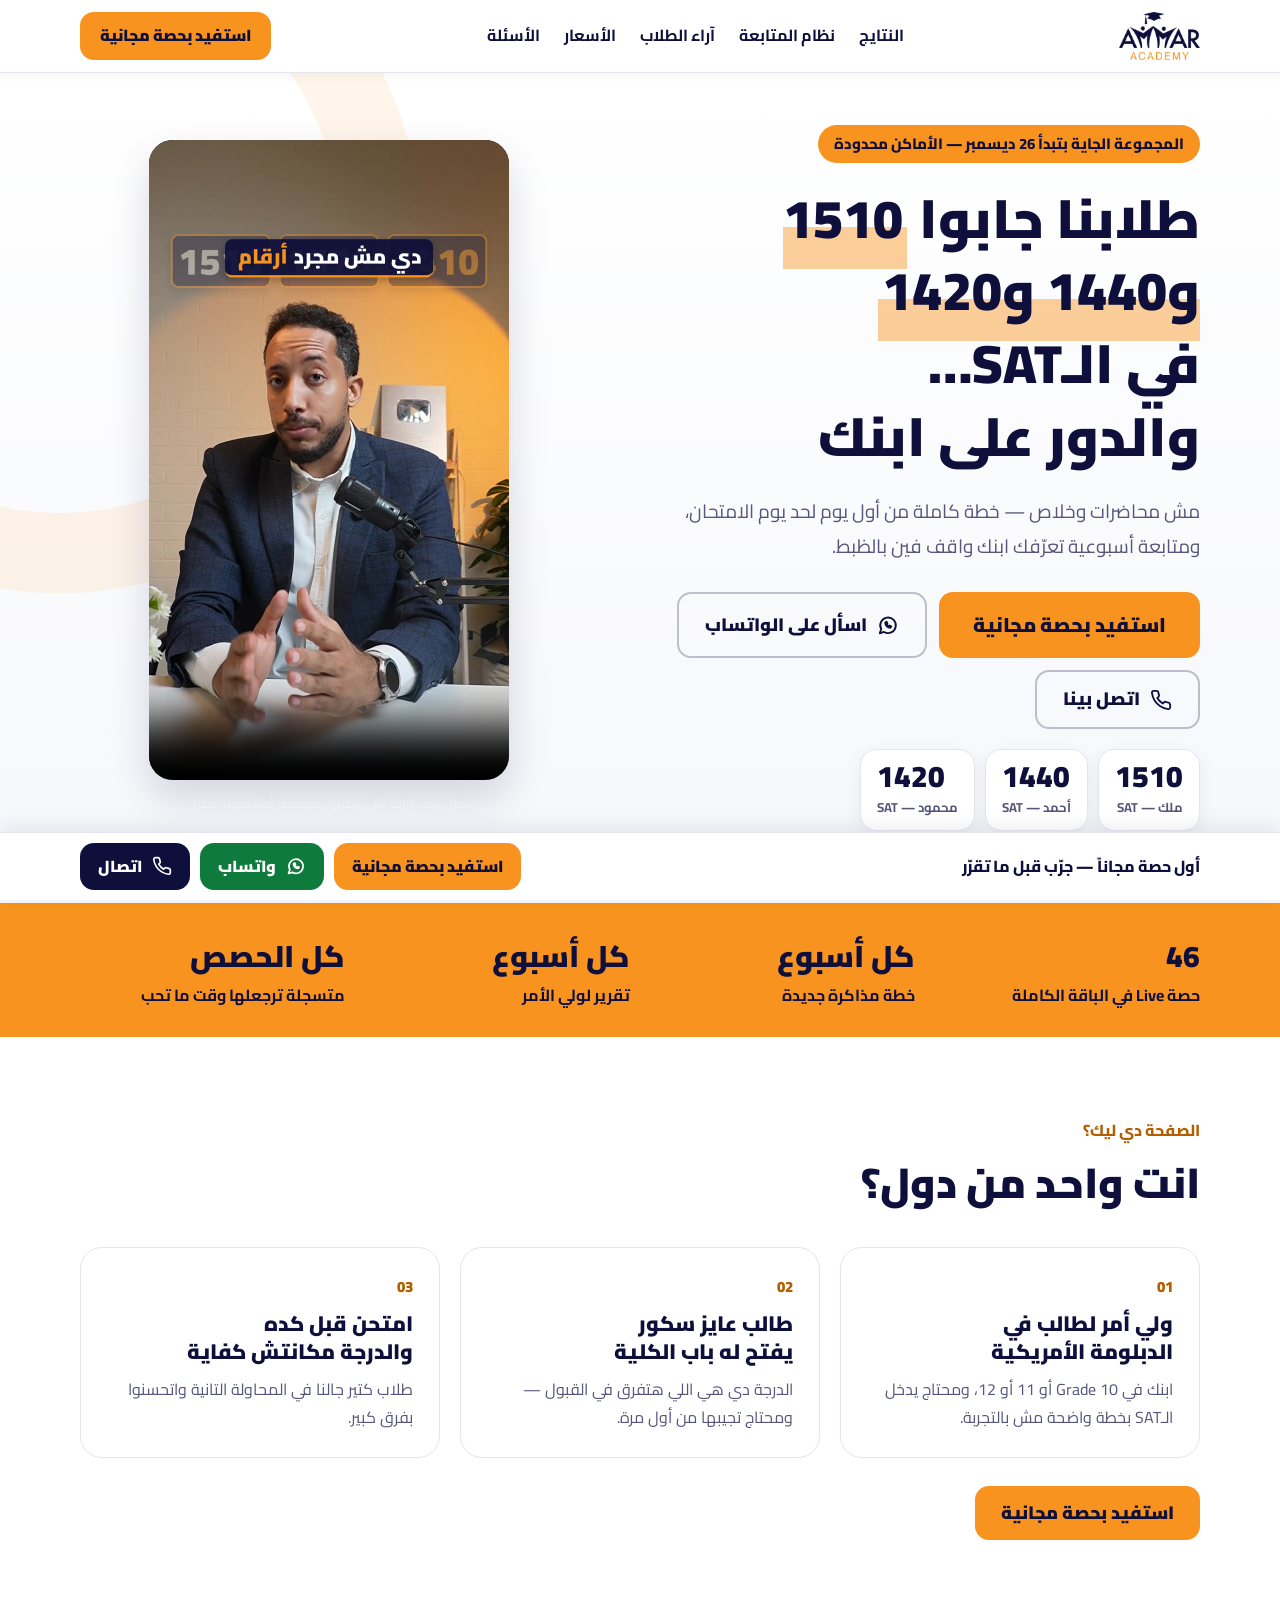
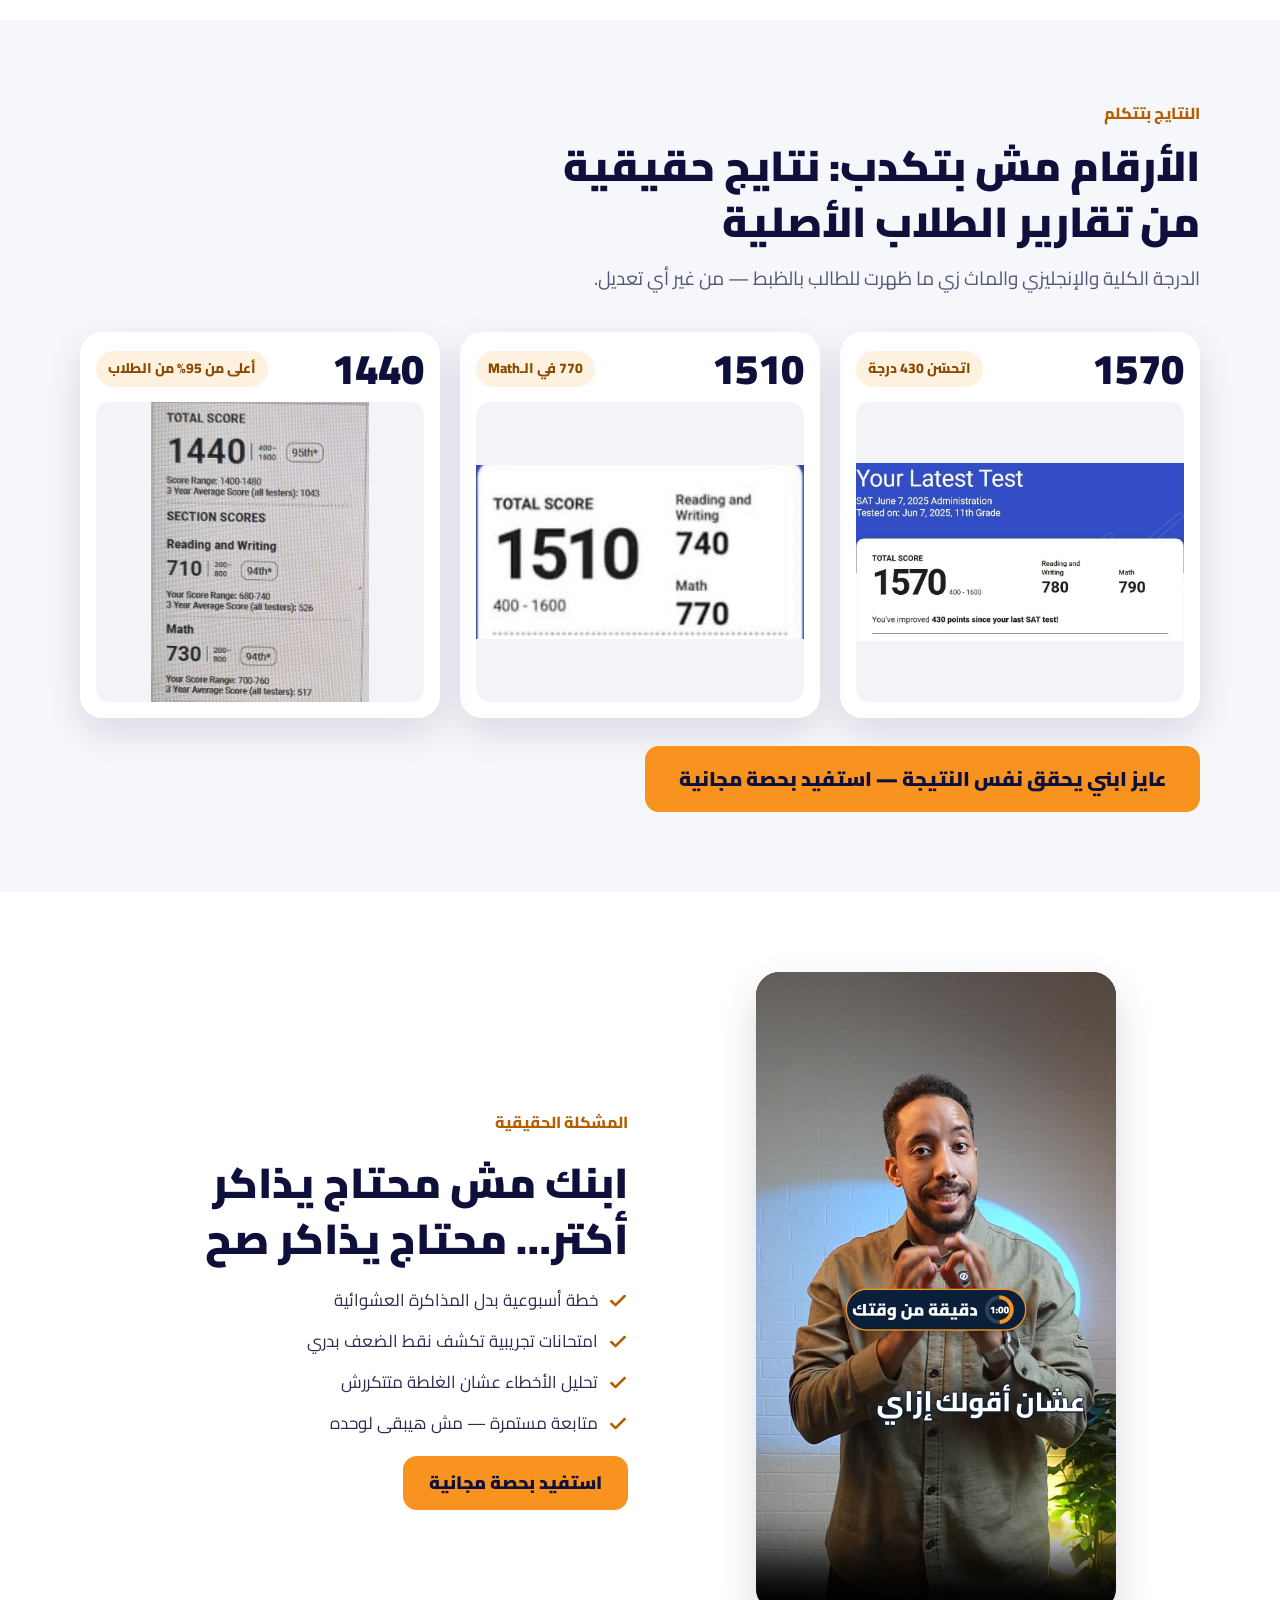
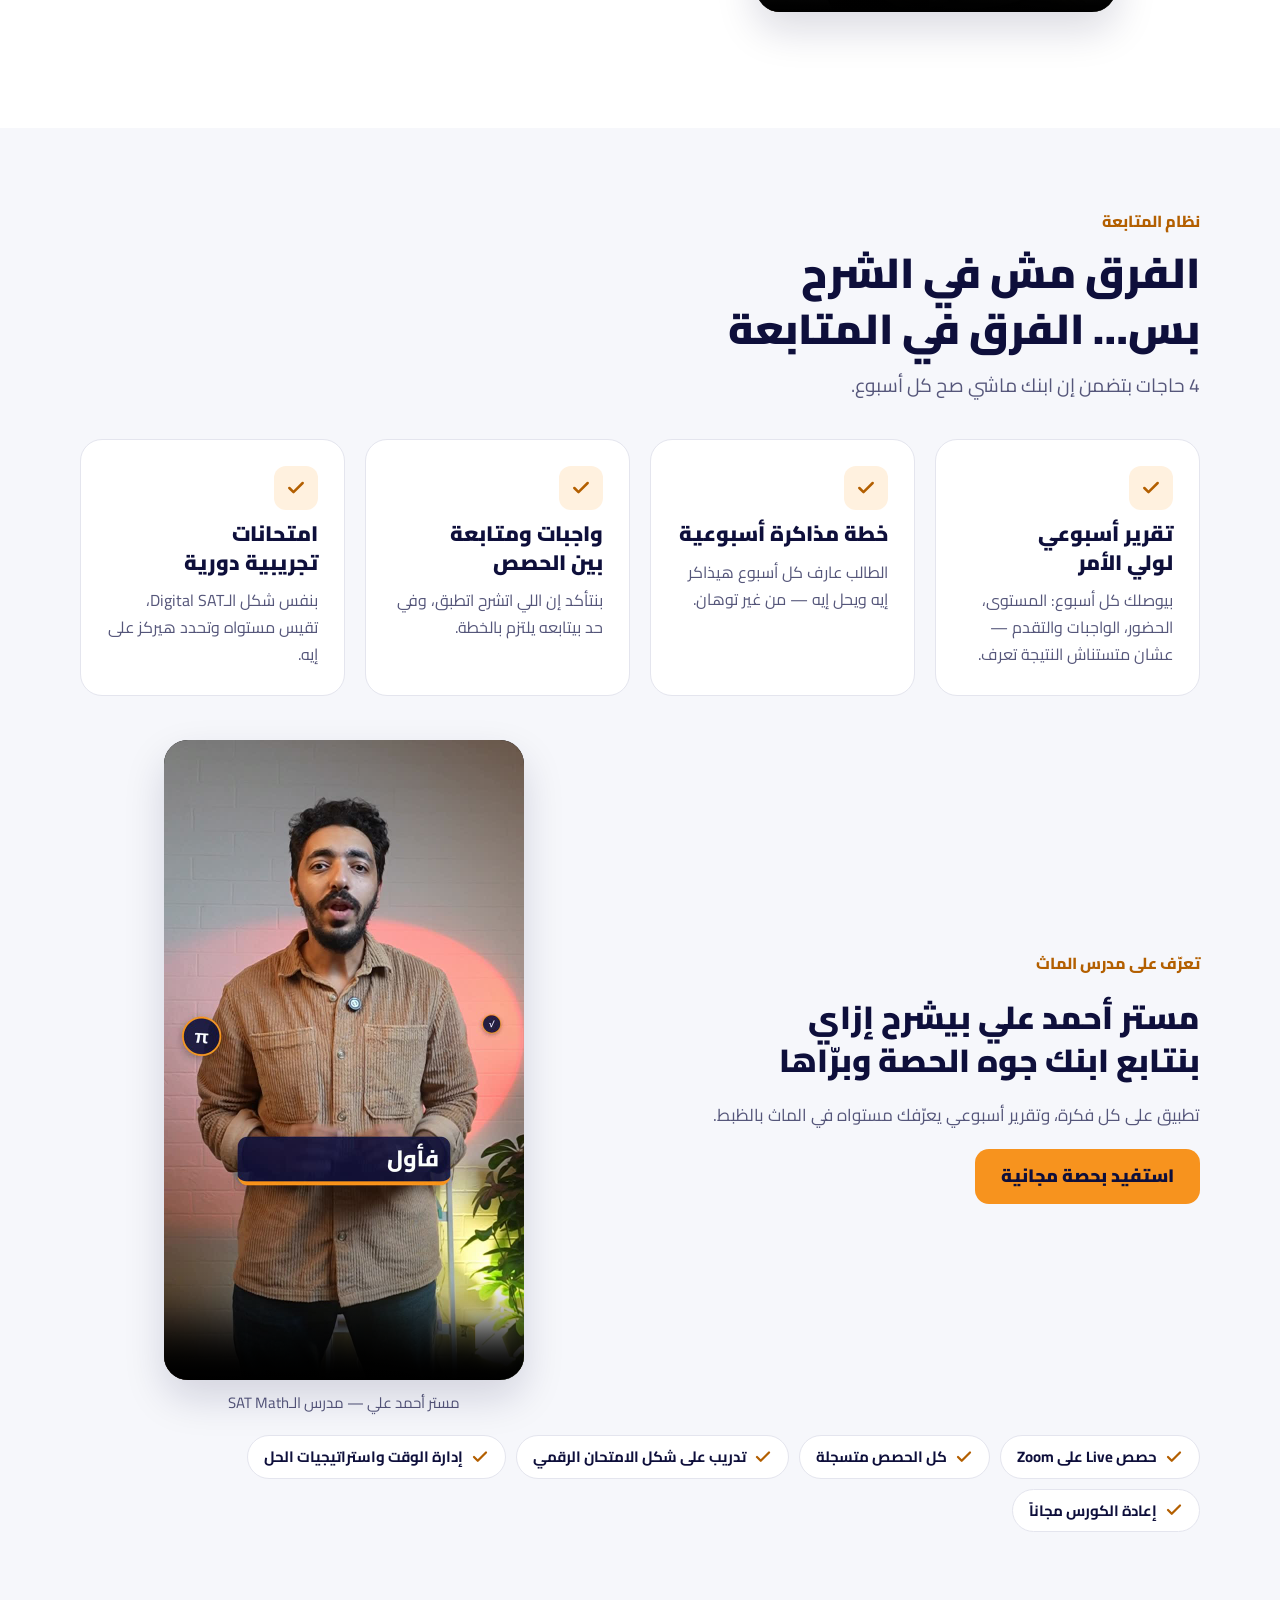
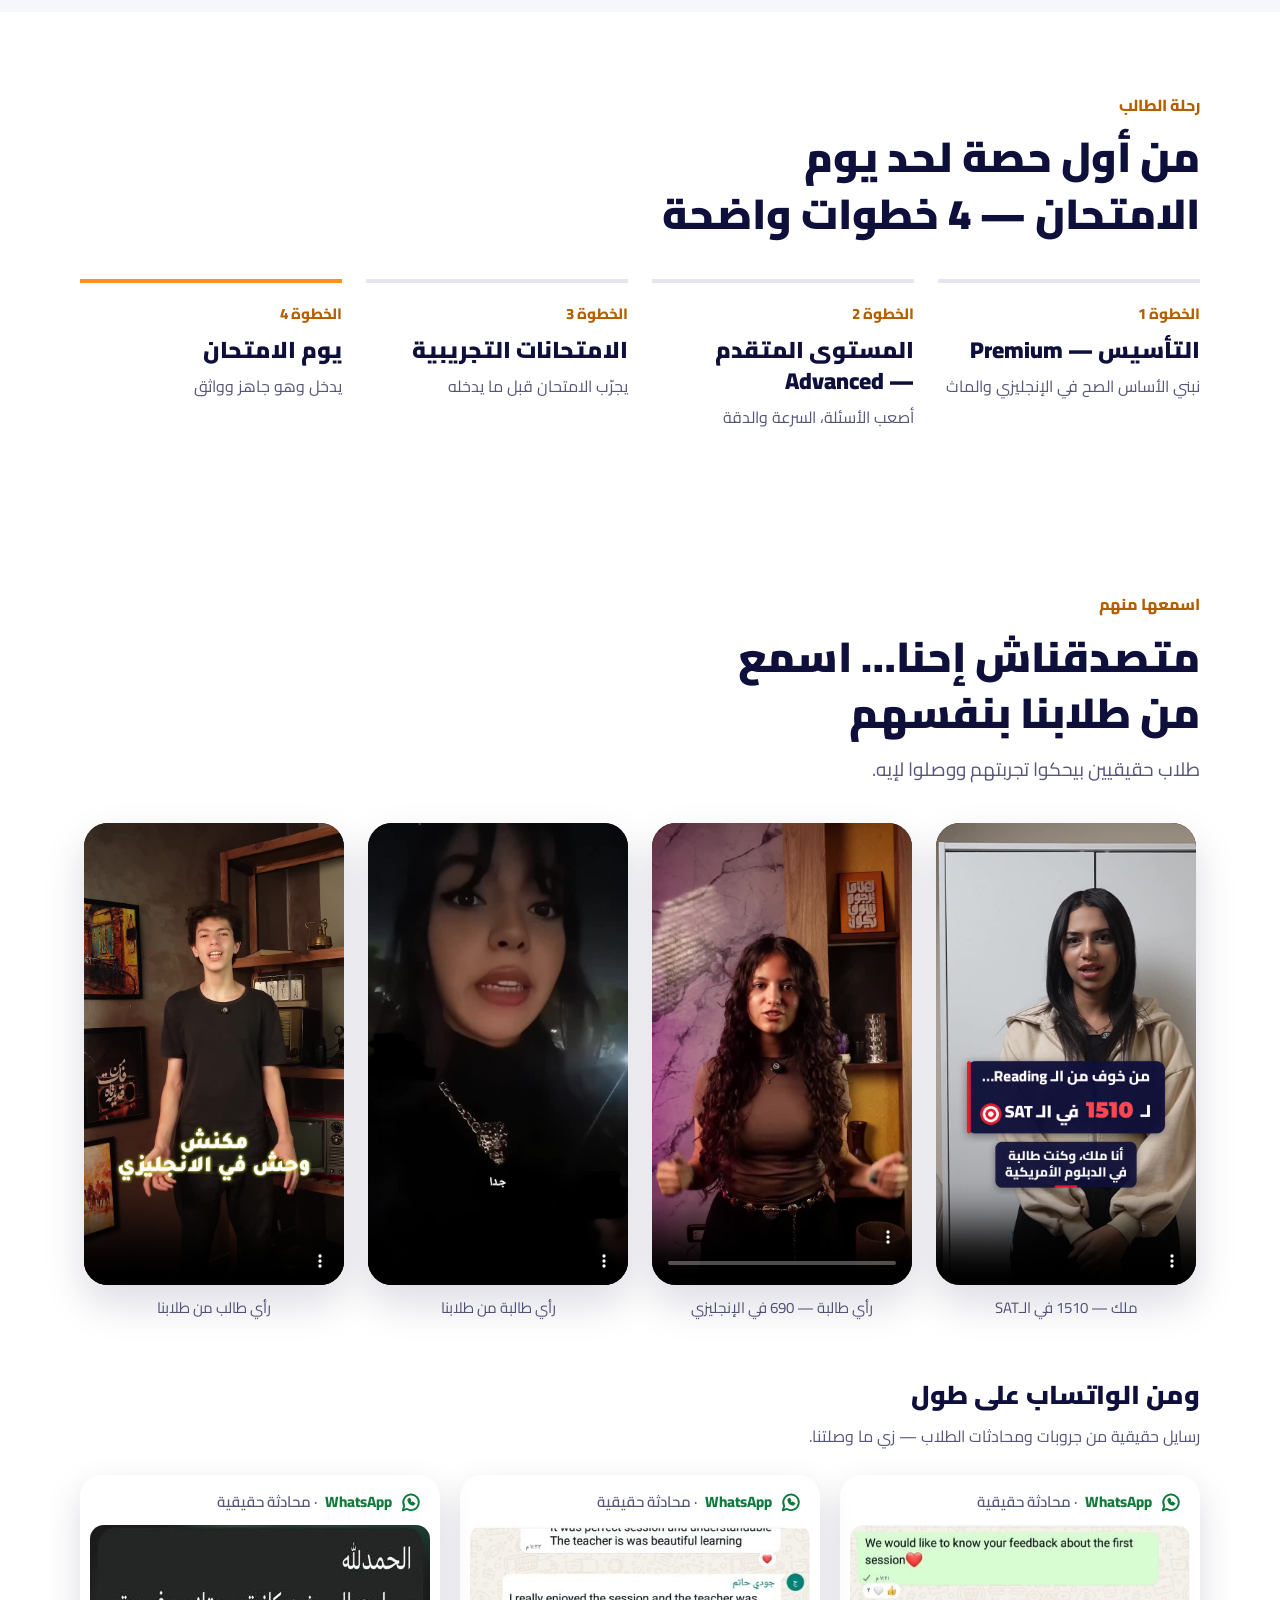
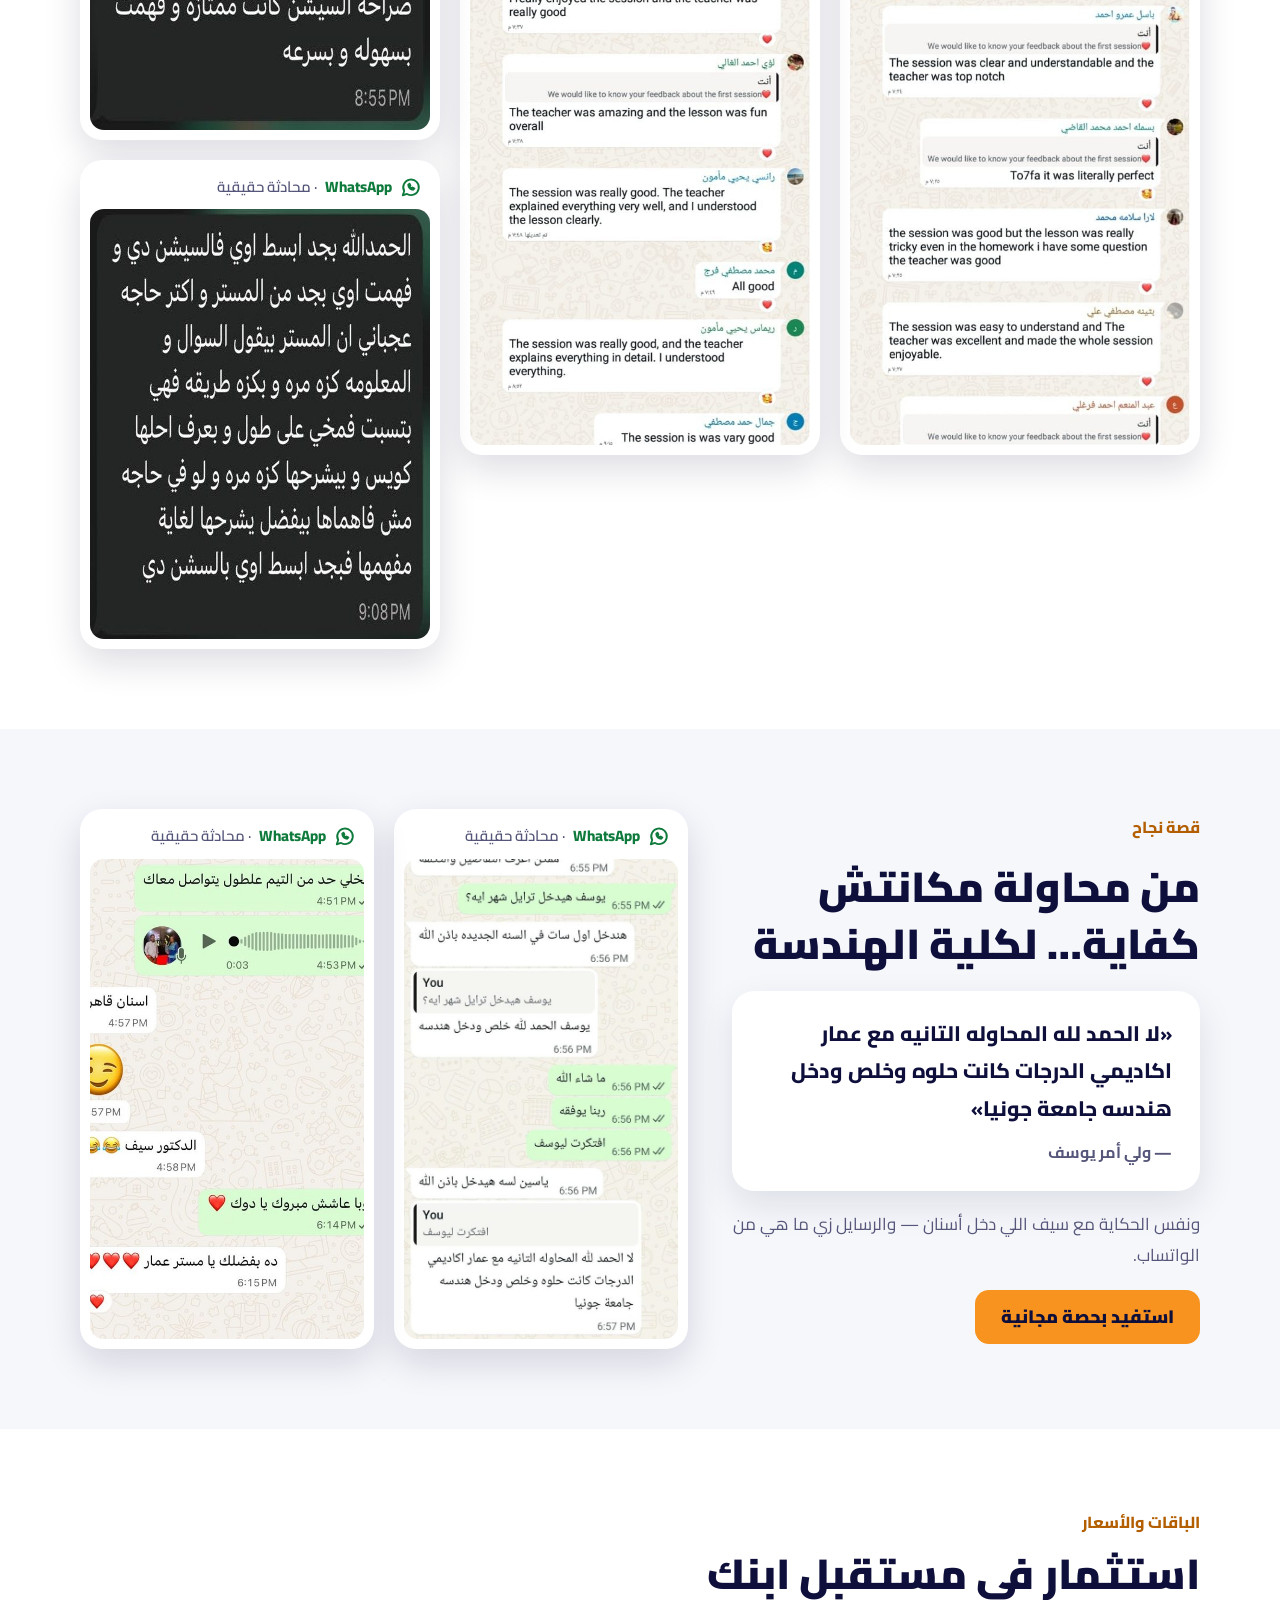
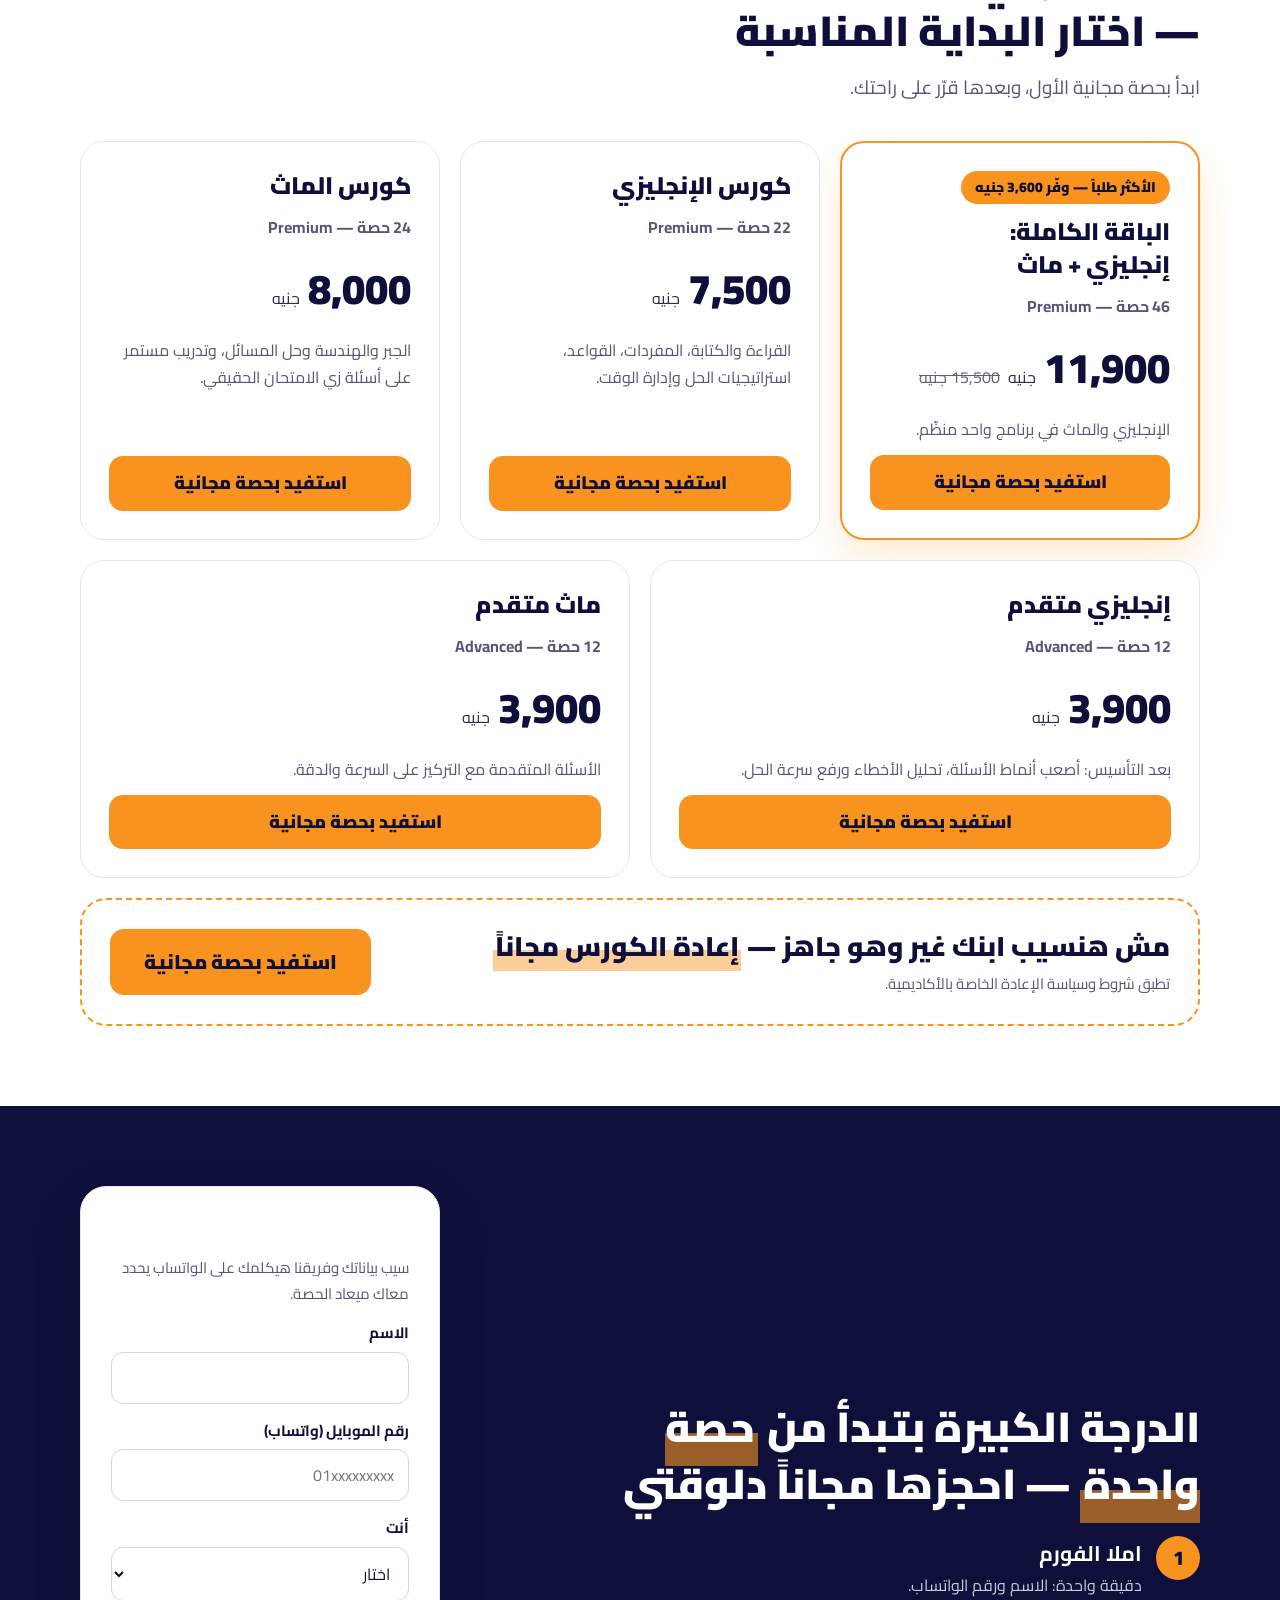
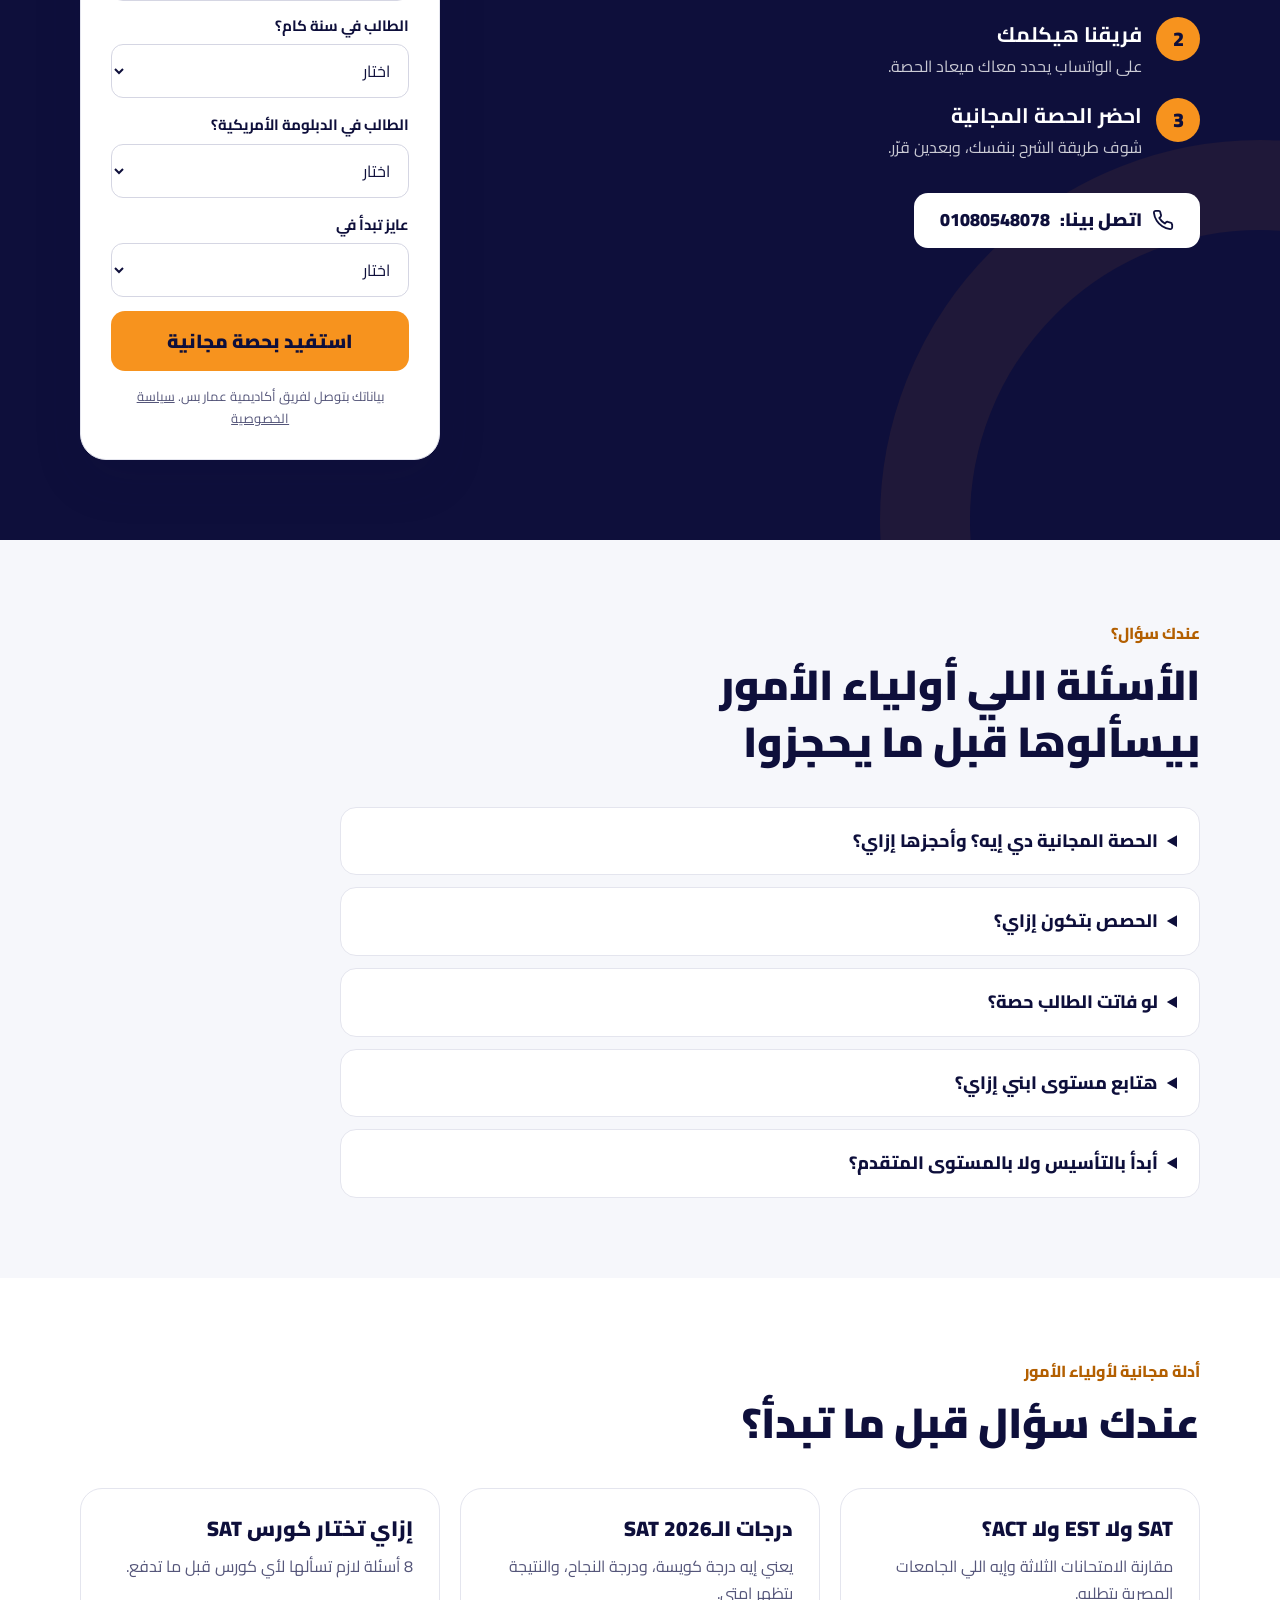
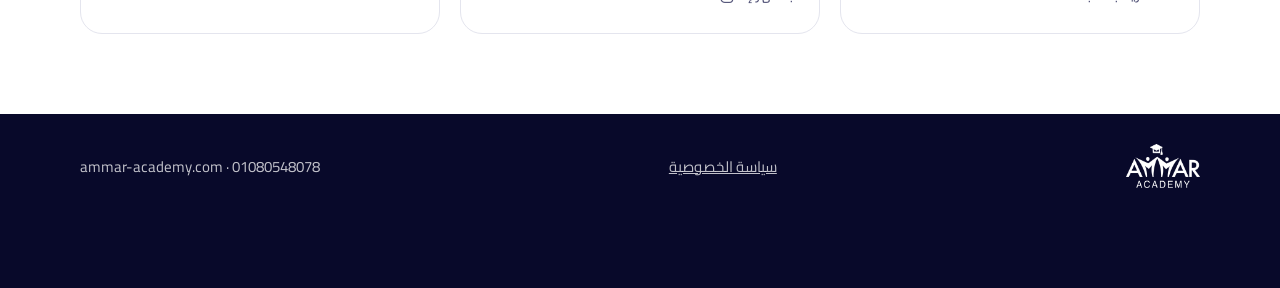
<file: web/sat/index.html>
<!DOCTYPE html>
<html lang="ar" dir="rtl">
<head>
<meta charset="UTF-8">
<meta name="viewport" content="width=device-width, initial-scale=1, viewport-fit=cover">
<meta name="theme-color" content="#FFFFFF">
<title>كورسات الـSAT — استفيد بحصة مجانية | أكاديمية عمار</title>
<meta name="description" content="تحضير الـSAT إنجليزي وماث بخطة كاملة من أول يوم لحد يوم الامتحان: حصص Live على Zoom، تقرير أسبوعي لولي الأمر، وامتحانات تجريبية. استفيد بحصة مجانية.">
<link rel="canonical" href="https://ammar-academy.com/sat/">
<meta property="og:type" content="website">
<meta property="og:locale" content="ar_EG">
<meta property="og:url" content="https://ammar-academy.com/sat/">
<meta property="og:title" content="طلابنا جابوا 1510 و1440 و1420 في الـSAT… والدور على ابنك">
<meta property="og:description" content="خطة كاملة من أول يوم لحد يوم الامتحان، ومتابعة أسبوعية لولي الأمر. استفيد بحصة مجانية.">
<meta property="og:image" content="https://ammar-academy.com/sat/img/logo.png">
<link rel="icon" href="/favicon.ico">
<link rel="preconnect" href="https://fonts.googleapis.com">
<link rel="preconnect" href="https://fonts.gstatic.com" crossorigin>
<link href="https://fonts.googleapis.com/css2?family=Cairo:wght@400;600;700;800;900&display=swap" rel="stylesheet">
<style>
:root{--navy:#0E0F3B;--navy-2:#15164A;--navy-3:#08092A;--orange:#F7931E;--orange-dk:#B35F00;--orange-tint:#FFF1DF;--cream:#F4F2EC;
  --ink:#2B2C4F;--muted:#55567A;--line:#E4E5EE;--green:#0E7A3C;--white:#fff;--r:22px;
  --font:"Cairo","Segoe UI",Tahoma,Arial,sans-serif}
*{box-sizing:border-box}
html{-webkit-text-size-adjust:100%;scroll-behavior:smooth;scroll-padding-top:84px}
body{margin:0;font-family:var(--font);color:var(--ink);background:#fff;line-height:1.7;font-size:16px}
img{max-width:100%;display:block}
a{color:var(--orange)}
:focus-visible{outline:3px solid var(--orange);outline-offset:3px;border-radius:10px}
[hidden]{display:none!important}
.sr{position:absolute;width:1px;height:1px;overflow:hidden;clip:rect(0 0 0 0);white-space:nowrap}
.wrap{max-width:1160px;margin:0 auto;padding:0 20px}
.hl{color:var(--orange)}
section{padding:80px 0}
.bg-cream{background:var(--cream)}
.bg-navy{background:var(--navy);color:#fff;position:relative;overflow:hidden}
.ring{position:absolute;border-radius:50%;border:80px solid rgba(247,147,30,.07);pointer-events:none}
.head{display:flex;flex-direction:column;gap:10px;max-width:760px;margin-bottom:36px}
.kicker{font-size:16px;font-weight:800;color:var(--orange-dk)}
.bg-navy .kicker{color:var(--orange)}
h1,h2,h3{margin:0;line-height:1.35;text-wrap:balance}
h2{font-size:clamp(28px,4vw,42px);font-weight:900;color:var(--navy)}
.bg-navy h2,.bg-navy h3{color:#fff}
.lead{margin:0;font-size:19px;color:var(--muted);line-height:1.85}
.bg-navy .lead{color:rgba(255,255,255,.8)}
.grid{display:grid;gap:20px;grid-template-columns:repeat(auto-fit,minmax(min(260px,100%),1fr))}
.card{background:#fff;border:1px solid var(--line);border-radius:var(--r);padding:26px;display:flex;flex-direction:column;gap:10px}
.card h3{font-size:21px;font-weight:900;color:var(--navy)}
.card p{margin:0;color:var(--muted)}
.num{font-size:15px;font-weight:900;color:var(--orange-dk)}
.tick{display:flex;width:44px;height:44px;border-radius:12px;background:var(--orange-tint);color:var(--orange-dk);align-items:center;justify-content:center}
.btn{display:inline-flex;align-items:center;justify-content:center;gap:10px;min-height:48px;padding:12px 26px;border-radius:14px;background:var(--orange);color:var(--navy);
  font-family:inherit;font-weight:900;font-size:18px;text-decoration:none;border:0;cursor:pointer;transition:transform .15s,box-shadow .15s}
.btn:hover{transform:translateY(-1px);box-shadow:0 10px 24px rgba(247,147,30,.35)}
.btn.big{font-size:20px;padding:16px 34px;min-height:56px}
.btn.ghost{background:transparent;color:#fff;border:2px solid rgba(255,255,255,.45)}
.btn.wa{background:var(--green);color:#fff}
.btn.call{background:var(--navy);color:#fff}
.btn.call.light{background:#fff;color:var(--navy)}
.sticky .btn{white-space:nowrap}
@media (max-width:420px){.sticky .acts{gap:8px}.sticky .btn{font-size:15px;padding:10px 12px}.sticky .btn.call .t{display:none}}
@media (max-width:350px){.sticky .btn.wa .t{display:none}}
.btn-row{display:flex;flex-wrap:wrap;gap:12px;margin-top:8px}
/* header */
.top{position:sticky;top:0;z-index:40;background:rgba(14,15,59,.97);border-bottom:1px solid rgba(255,255,255,.1)}
.top .wrap{display:flex;align-items:center;justify-content:space-between;gap:16px;min-height:72px}
.top img{height:48px;width:auto}
.top nav{display:flex;gap:20px}
.top nav a{color:rgba(255,255,255,.85);text-decoration:none;font-weight:700;padding:10px 2px}
.top nav a:hover{color:#fff}
.top .btn{font-size:16px;padding:10px 20px}
@media (max-width:900px){.top nav{display:none}}
@media (max-width:480px){.top .btn{font-size:14px;padding:8px 14px;min-height:44px}.top img{height:40px}}
/* hero */
.hero{padding:52px 0 72px}
.hero .wrap{display:flex;flex-wrap:wrap;gap:44px;align-items:center;position:relative}
.hero-copy{flex:1 1 440px;min-width:0;display:flex;flex-direction:column;gap:20px}
.hero-video{flex:1 1 360px;min-width:0}
.badge{align-self:flex-start;font-size:15px;font-weight:800;color:var(--navy);background:var(--orange);border-radius:999px;padding:6px 16px}
.hero h1{font-size:clamp(32px,4.6vw,54px);font-weight:900;color:#fff}
.hero .lead{color:rgba(255,255,255,.82)}
.proof{display:flex;flex-wrap:wrap;gap:10px}
.proof div{background:rgba(255,255,255,.07);border:1px solid rgba(255,255,255,.16);border-radius:16px;padding:10px 16px}
.proof b{display:block;font-size:30px;font-weight:900;color:var(--orange);line-height:1.1}
.proof span{font-size:13px;font-weight:700;color:rgba(255,255,255,.78)}
/* video */
.video{margin:0;display:flex;flex-direction:column;gap:10px;align-items:center}
.video-box{position:relative;width:100%;max-width:360px;aspect-ratio:9/16;border-radius:24px;overflow:hidden;background:var(--navy-2);
  border:2px dashed rgba(247,147,30,.6);display:flex;align-items:center;justify-content:center;box-shadow:0 24px 60px rgba(14,15,59,.25)}
.video-box.ready{border:0;background:#000}
.video-box video,.video-box iframe{position:absolute;inset:0;width:100%;height:100%;border:0;object-fit:cover}
.video-soon{display:flex;flex-direction:column;align-items:center;gap:14px;text-align:center;padding:20px;color:#fff}
.play{display:flex;width:84px;height:84px;border-radius:50%;background:var(--orange);color:var(--navy);align-items:center;justify-content:center;box-shadow:0 0 0 14px rgba(247,147,30,.18)}
.video-soon b{font-size:20px;font-weight:900}
.video-soon small{font-size:14px;font-weight:700;color:var(--orange)}
.video figcaption{font-size:15px;color:var(--muted);text-align:center}
.bg-navy .video figcaption{color:rgba(255,255,255,.7)}
.reviews-row{display:flex;flex-wrap:wrap;gap:24px;justify-content:center}
.reviews-row .video{flex:0 1 260px}
.split{display:flex;flex-wrap:wrap;gap:44px;align-items:center}
.split>.txt{flex:1 1 380px;display:flex;flex-direction:column;gap:18px}
.split>.vid{flex:1 1 360px;min-width:0}
/* numbers */
.numbers{background:var(--orange);padding:28px 0}
.numbers .grid{grid-template-columns:repeat(auto-fit,minmax(min(220px,100%),1fr))}
.numbers b{display:block;font-size:30px;font-weight:900;color:var(--navy)}
.numbers span{font-size:16px;font-weight:700;color:var(--navy)}
/* proof frames */
.frame{margin:0;background:#fff;border-radius:22px;padding:16px;box-shadow:0 14px 36px rgba(14,15,59,.12);display:flex;flex-direction:column;gap:12px}
.frame .cap{display:flex;justify-content:space-between;align-items:center;gap:10px}
.frame .score{font-size:42px;font-weight:900;color:var(--navy);line-height:1}
.frame .tag{background:var(--orange-tint);color:#8A4A00;font-size:14px;font-weight:800;border-radius:999px;padding:6px 12px}
.frame .shot{background:#F3F4F8;border-radius:14px;height:300px;display:flex;align-items:center;justify-content:center;overflow:hidden}
.frame .shot img{max-height:300px;max-width:100%;width:auto;height:auto;object-fit:contain}
.wa-frame{margin:0;background:#fff;border-radius:22px;padding:10px;box-shadow:0 14px 36px rgba(14,15,59,.14);display:flex;flex-direction:column;gap:6px}
.wa-frame figcaption{display:flex;align-items:center;gap:8px;padding:4px 8px;color:var(--green);font-size:15px;font-weight:800}
.wa-frame figcaption span:last-child{color:var(--muted);font-weight:600}
.wa-frame img{width:100%;border-radius:14px}
.wa-frame.tall img{height:520px;object-fit:cover;object-position:top}
.wa-frame.bottom img{height:480px;object-fit:cover;object-position:bottom}
.stack{display:flex;flex-direction:column;gap:20px}
/* lists */
.checks{margin:0;padding:0;list-style:none;display:flex;flex-direction:column;gap:12px}
.checks li{display:flex;gap:10px;align-items:flex-start;font-size:17px;color:rgba(255,255,255,.9)}
.checks svg{flex:none;margin-top:5px;color:var(--orange)}
.pills{display:flex;flex-wrap:wrap;gap:10px;margin-top:20px}
.pills span{display:inline-flex;align-items:center;gap:8px;background:#fff;border:1px solid var(--line);border-radius:999px;padding:8px 16px;font-size:15px;font-weight:700;color:var(--navy)}
.pills svg{color:var(--orange-dk)}
.steps{display:grid;gap:24px;grid-template-columns:repeat(auto-fit,minmax(min(220px,100%),1fr))}
.steps div{border-top:4px solid rgba(255,255,255,.25);padding-top:18px;display:flex;flex-direction:column;gap:8px}
.steps div:last-child{border-color:var(--orange)}
.steps span{font-size:15px;font-weight:800;color:var(--orange)}
.steps h3{font-size:23px;font-weight:900}
.steps p{margin:0;color:rgba(255,255,255,.78)}
blockquote{margin:0;border-radius:22px;background:#fff;padding:24px 28px;font-size:21px;font-weight:800;color:var(--navy);line-height:1.8;box-shadow:0 14px 36px rgba(14,15,59,.1)}
blockquote footer{margin-top:10px;font-size:16px;font-weight:700;color:var(--muted)}
/* pricing */
.price{background:#fff;border:1px solid var(--line);border-radius:24px;padding:28px;display:flex;flex-direction:column;gap:12px}
.price.best{background:var(--navy);border:2px solid var(--orange);color:#fff}
.price h3{font-size:24px;font-weight:900;color:var(--navy)}
.price.best h3{color:#fff}
.price .meta{font-weight:700;color:var(--muted)}
.price.best .meta,.price.best p{color:rgba(255,255,255,.8)}
.price .amt{display:flex;align-items:baseline;gap:8px;flex-wrap:wrap}
.price .amt b{font-size:42px;font-weight:900;color:var(--navy)}
.price.best .amt b{color:var(--orange)}
.price .amt s{color:inherit;opacity:.75}
.price p{margin:0;color:var(--muted);flex:1}
.price .ribbon{align-self:flex-start;background:var(--orange);color:var(--navy);font-size:14px;font-weight:900;border-radius:999px;padding:5px 14px}
.price-grid{display:grid;gap:20px;grid-template-columns:repeat(auto-fit,minmax(min(300px,100%),1fr));margin-bottom:20px}
.guarantee{display:flex;flex-wrap:wrap;gap:24px;align-items:center;justify-content:space-between;border:2px dashed var(--orange);border-radius:26px;padding:28px;background:#fff}
.guarantee div{flex:999 1 420px;display:flex;flex-direction:column;gap:6px}
.guarantee h3{font-size:27px;font-weight:900;color:var(--navy)}
.guarantee small{color:var(--muted);font-size:15px}
/* register */
.register .wrap{display:flex;flex-wrap:wrap;gap:48px;align-items:center;justify-content:space-between;position:relative}
.register .txt{flex:999 1 420px;min-width:0;display:flex;flex-direction:column;gap:24px}
.seats{background:rgba(255,255,255,.07);border:1px solid rgba(255,255,255,.16);border-radius:18px;padding:18px 20px;max-width:520px;display:flex;flex-direction:column;gap:10px}
.seats .row{display:flex;justify-content:space-between;gap:12px;font-size:18px;font-weight:800}
.seats .row span:last-child{color:var(--orange)}
.bar{display:block;height:12px;border-radius:999px;background:rgba(255,255,255,.18);overflow:hidden}
.bar i{display:block;height:100%;border-radius:999px;background:var(--orange);width:100%;transition:width .6s}
.how{margin:0;padding:0;list-style:none;display:flex;flex-direction:column;gap:18px}
.how li{display:flex;gap:14px;align-items:flex-start}
.how b.n{flex:none;display:flex;width:44px;height:44px;border-radius:50%;background:var(--orange);color:var(--navy);font-size:20px;font-weight:900;align-items:center;justify-content:center}
.how strong{display:block;font-size:21px;color:#fff}
.how span{color:rgba(255,255,255,.78)}
/* form */
.form-card{background:#fff;color:var(--ink);border-radius:26px;padding:30px;box-shadow:0 30px 70px rgba(0,0,0,.35);flex:1 1 360px;max-width:480px;scroll-margin-top:90px}
.bg-navy .form-card h2{font-size:28px;color:var(--navy)}
.bg-navy .form-card .lead{color:var(--muted)}
.form-card form{display:flex;flex-direction:column;gap:14px}
.form-card label{display:flex;flex-direction:column;gap:6px;font-size:15px;font-weight:700;color:var(--navy)}
.form-card input,.form-card select{width:100%;min-height:50px;border:1.5px solid #D5D6E3;border-radius:12px;padding:10px 14px;font-family:inherit;font-size:16px;color:var(--navy);background:#fff}
.form-card input:focus,.form-card select:focus{border-color:var(--orange);outline:none;box-shadow:0 0 0 3px rgba(247,147,30,.25)}
.form-card .two{display:grid;gap:12px;grid-template-columns:repeat(auto-fit,minmax(min(150px,100%),1fr))}
.form-card button[type=submit]{min-height:56px;font-size:19px}
.form-card button[disabled]{opacity:.7;cursor:wait}
.form-card .note{margin:0;font-size:13px;color:var(--muted);text-align:center}
.form-card .err{margin:0;color:#B42318;font-weight:700;font-size:15px}
.hp{position:absolute;left:-9999px;width:1px;height:1px;overflow:hidden}
.done{display:flex;flex-direction:column;gap:14px;align-items:flex-start;padding:16px 0}
.done .ok{display:flex;width:56px;height:56px;border-radius:50%;background:#E6F6EC;color:var(--green);align-items:center;justify-content:center}
/* faq */
.faq{display:flex;flex-direction:column;gap:12px;max-width:860px}
.faq details{background:#fff;border:1px solid var(--line);border-radius:16px;padding:18px 22px}
.faq summary{cursor:pointer;font-size:18px;font-weight:800;color:var(--navy)}
.faq p{margin:12px 0 0;color:var(--muted)}
/* footer + sticky */
footer.site{background:var(--navy-3);padding:30px 0 100px;color:rgba(255,255,255,.75);font-size:15px}
footer.site .wrap{display:flex;flex-wrap:wrap;gap:16px;justify-content:space-between;align-items:center}
footer.site img{height:44px;width:auto}
footer.site a{color:rgba(255,255,255,.75)}
.sticky{position:fixed;bottom:0;left:0;right:0;z-index:45;background:rgba(14,15,59,.97);border-top:1px solid rgba(255,255,255,.12);padding:10px 0 calc(10px + env(safe-area-inset-bottom))}
.sticky .wrap{display:flex;gap:12px;align-items:center;justify-content:space-between;flex-wrap:wrap}
.sticky .msg{display:flex;align-items:center;gap:14px;color:#fff;font-weight:800}
.sticky .msg .bar{width:140px;height:10px}
.sticky .acts{display:flex;gap:10px}
.sticky .btn{font-size:16px;padding:10px 18px;min-height:46px}
@media (max-width:560px){.sticky .msg{font-size:14px}.sticky .msg .bar{display:none}.sticky .wrap{justify-content:center}}
@media (prefers-reduced-motion:reduce){html{scroll-behavior:auto}.btn,.bar i{transition:none}}

/* ── Light theme (chosen 17 Nov 2026, option B): white page, navy text, orange for buttons and highlights;
   the form section and the footer stay navy so the eye lands on the booking. ── */
.top{background:rgba(255,255,255,.97);border-bottom:1px solid var(--line);box-shadow:0 2px 12px rgba(14,15,59,.05)}
.top nav a{color:var(--navy)} .top nav a:hover{color:var(--orange-dk)}
.bg-navy{background:#fff;color:var(--ink)}
.bg-navy h2,.bg-navy h3,.hero h1{color:var(--navy)}
.bg-navy .lead,.hero .lead{color:var(--muted)}
.bg-navy .kicker{color:var(--orange-dk)}
.hl{color:var(--navy);background:linear-gradient(transparent 58%, rgba(247,147,30,.45) 58%);padding:0 .08em}
.btn.ghost{color:var(--navy);border-color:rgba(14,15,59,.25)}
.proof div{background:#fff;border:1px solid var(--line);box-shadow:0 6px 18px rgba(14,15,59,.06)}
.proof b{color:var(--navy)} .proof span{color:var(--muted)}
.ring{border-color:rgba(247,147,30,.09)}
.checks li{color:var(--ink)} .checks svg{color:var(--orange-dk)}
.steps div{border-top-color:var(--line)} .steps div:last-child{border-top-color:var(--orange)}
.steps span{color:var(--orange-dk)} .steps p{color:var(--muted)}
.seats{background:#FFF7EE;border-color:#F5D9B5} .seats .row{color:var(--navy)} .seats .row span:last-child{color:var(--orange-dk)}
.bar{background:#EDE7DD}
.how strong{color:var(--navy)} .how span{color:var(--muted)}
.register .txt>span{color:var(--muted)!important}
.form-card{box-shadow:0 20px 50px rgba(14,15,59,.12);border:1px solid var(--line)}
.sticky{background:rgba(255,255,255,.97);border-top:1px solid var(--line);box-shadow:0 -6px 20px rgba(14,15,59,.07)}
.sticky .msg{color:var(--navy)} .sticky .bar{background:#EDE7DD}
.video-box{box-shadow:0 18px 40px rgba(14,15,59,.15)}

.price.best{background:#fff;color:var(--ink);border:2px solid var(--orange);box-shadow:0 18px 40px rgba(247,147,30,.18)}
.price.best h3{color:var(--navy)} .price.best .meta,.price.best p{color:var(--muted)} .price.best .amt b{color:var(--navy)}

.bg-cream{background:#F6F7FB}
.hero{background:linear-gradient(180deg,#fff 0%,#F6F7FB 100%)}
/* keep navy for the decision moment: the form section */
.register{background:var(--navy)!important;color:#fff}
.register h2{color:#fff!important} .register .hl{color:#fff;background:linear-gradient(transparent 58%, rgba(247,147,30,.6) 58%)}
.register .seats{background:rgba(255,255,255,.07);border-color:rgba(255,255,255,.16)} .register .seats .row{color:#fff} .register .seats .row span:last-child{color:var(--orange)}
.register .bar{background:rgba(255,255,255,.18)} .register .how strong{color:#fff} .register .how span{color:rgba(255,255,255,.78)}
.register .txt>span{color:rgba(255,255,255,.72)!important}
.register .ring{border-color:rgba(247,147,30,.07)}
</style>
<!-- Structured data for search engines and AI assistants: organization, SAT courses with prices, FAQ. Keep prices/FAQ in sync with the page. -->
<script type="application/ld+json">
{
 "@context": "https://schema.org",
 "@graph": [
  {
   "@type": "EducationalOrganization",
   "@id": "https://ammar-academy.com/#organization",
   "name": "Ammar Academy",
   "alternateName": [
    "أكاديمية عمار",
    "Ammar SAT Academy"
   ],
   "url": "https://ammar-academy.com/",
   "logo": "https://ammar-academy.com/android-chrome-512x512.png",
   "description": "أكاديمية أونلاين لتحضير الـSAT والـEST والـIELTS لطلاب الدبلومة الأمريكية في مصر.",
   "telephone": "+201080548078",
   "address": {
    "@type": "PostalAddress",
    "streetAddress": "63 ج، البوابة الأولى، حدايق الأهرام",
    "addressLocality": "حدايق الأهرام",
    "addressRegion": "الجيزة",
    "postalCode": "12562",
    "addressCountry": "EG"
   },
   "areaServed": "EG",
   "sameAs": [
    "https://www.facebook.com/ammar.academy",
    "https://www.instagram.com/ammar.academy/",
    "https://www.youtube.com/@Ammar-Academy",
    "https://www.tiktok.com/@ammar.sat.academy"
   ],
   "contactPoint": [
    {
     "@type": "ContactPoint",
     "contactType": "customer service",
     "telephone": "+201080548078",
     "availableLanguage": [
      "ar",
      "en"
     ]
    }
   ]
  },
  {
   "@type": "WebPage",
   "@id": "https://ammar-academy.com/sat/#webpage",
   "url": "https://ammar-academy.com/sat/",
   "name": "كورسات الـSAT — استفيد بحصة مجانية | أكاديمية عمار",
   "inLanguage": "ar-EG",
   "isPartOf": {
    "@id": "https://ammar-academy.com/#website"
   },
   "about": {
    "@id": "https://ammar-academy.com/#organization"
   },
   "mainEntity": {
    "@id": "https://ammar-academy.com/sat/#courses"
   }
  },
  {
   "@type": "ItemList",
   "@id": "https://ammar-academy.com/sat/#courses",
   "name": "كورسات الـSAT في أكاديمية عمار",
   "itemListElement": [
    {
     "@type": "ListItem",
     "position": 1,
     "item": {
      "@type": "Course",
      "@id": "https://ammar-academy.com/sat/#full-package",
      "name": "الباقة الكاملة: إنجليزي + ماث (Premium)",
      "description": "تحضير الـDigital SAT إنجليزي وماث: 46 حصة Live على Zoom، حصص متسجلة، واجبات ومتابعة، امتحانات تجريبية، وتقرير أسبوعي لولي الأمر.",
      "inLanguage": "ar",
      "url": "https://ammar-academy.com/sat/#pricing",
      "provider": {
       "@id": "https://ammar-academy.com/#organization"
      },
      "educationalLevel": "Premium",
      "teaches": "Digital SAT",
      "offers": {
       "@type": "Offer",
       "category": "Paid",
       "price": "11900",
       "priceCurrency": "EGP",
       "availability": "https://schema.org/InStock",
       "url": "https://ammar-academy.com/sat/"
      },
      "hasCourseInstance": {
       "@type": "CourseInstance",
       "courseMode": "Online",
       "location": "Zoom",
       "startDate": "2026-12-26",
       "courseWorkload": "46 حصة Live على Zoom"
      }
     }
    },
    {
     "@type": "ListItem",
     "position": 2,
     "item": {
      "@type": "Course",
      "@id": "https://ammar-academy.com/sat/#english",
      "name": "كورس الإنجليزي للـSAT (Premium)",
      "description": "تحضير قسم الـReading and Writing في الـDigital SAT: 22 حصة Live على Zoom مع متابعة أسبوعية.",
      "inLanguage": "ar",
      "url": "https://ammar-academy.com/sat/#pricing",
      "provider": {
       "@id": "https://ammar-academy.com/#organization"
      },
      "educationalLevel": "Premium",
      "teaches": "Digital SAT",
      "offers": {
       "@type": "Offer",
       "category": "Paid",
       "price": "7500",
       "priceCurrency": "EGP",
       "availability": "https://schema.org/InStock",
       "url": "https://ammar-academy.com/sat/"
      },
      "hasCourseInstance": {
       "@type": "CourseInstance",
       "courseMode": "Online",
       "location": "Zoom",
       "startDate": "2026-12-26",
       "courseWorkload": "22 حصة Live على Zoom"
      }
     }
    },
    {
     "@type": "ListItem",
     "position": 3,
     "item": {
      "@type": "Course",
      "@id": "https://ammar-academy.com/sat/#math",
      "name": "كورس الماث للـSAT (Premium)",
      "description": "تحضير قسم الـMath في الـDigital SAT: 24 حصة Live على Zoom مع متابعة أسبوعية.",
      "inLanguage": "ar",
      "url": "https://ammar-academy.com/sat/#pricing",
      "provider": {
       "@id": "https://ammar-academy.com/#organization"
      },
      "educationalLevel": "Premium",
      "teaches": "Digital SAT",
      "offers": {
       "@type": "Offer",
       "category": "Paid",
       "price": "8000",
       "priceCurrency": "EGP",
       "availability": "https://schema.org/InStock",
       "url": "https://ammar-academy.com/sat/"
      },
      "hasCourseInstance": {
       "@type": "CourseInstance",
       "courseMode": "Online",
       "location": "Zoom",
       "startDate": "2026-12-26",
       "courseWorkload": "24 حصة Live على Zoom"
      }
     }
    },
    {
     "@type": "ListItem",
     "position": 4,
     "item": {
      "@type": "Course",
      "@id": "https://ammar-academy.com/sat/#advanced-english",
      "name": "إنجليزي متقدم للـSAT (Advanced)",
      "description": "المستوى المتقدم في إنجليزي الـDigital SAT: 12 حصة Live على Zoom.",
      "inLanguage": "ar",
      "url": "https://ammar-academy.com/sat/#pricing",
      "provider": {
       "@id": "https://ammar-academy.com/#organization"
      },
      "educationalLevel": "Advanced",
      "teaches": "Digital SAT",
      "offers": {
       "@type": "Offer",
       "category": "Paid",
       "price": "3900",
       "priceCurrency": "EGP",
       "availability": "https://schema.org/InStock",
       "url": "https://ammar-academy.com/sat/"
      },
      "hasCourseInstance": {
       "@type": "CourseInstance",
       "courseMode": "Online",
       "location": "Zoom",
       "startDate": "2026-12-26",
       "courseWorkload": "12 حصة Live على Zoom"
      }
     }
    },
    {
     "@type": "ListItem",
     "position": 5,
     "item": {
      "@type": "Course",
      "@id": "https://ammar-academy.com/sat/#advanced-math",
      "name": "ماث متقدم للـSAT (Advanced)",
      "description": "المستوى المتقدم في ماث الـDigital SAT: 12 حصة Live على Zoom.",
      "inLanguage": "ar",
      "url": "https://ammar-academy.com/sat/#pricing",
      "provider": {
       "@id": "https://ammar-academy.com/#organization"
      },
      "educationalLevel": "Advanced",
      "teaches": "Digital SAT",
      "offers": {
       "@type": "Offer",
       "category": "Paid",
       "price": "3900",
       "priceCurrency": "EGP",
       "availability": "https://schema.org/InStock",
       "url": "https://ammar-academy.com/sat/"
      },
      "hasCourseInstance": {
       "@type": "CourseInstance",
       "courseMode": "Online",
       "location": "Zoom",
       "startDate": "2026-12-26",
       "courseWorkload": "12 حصة Live على Zoom"
      }
     }
    }
   ]
  },
  {
   "@type": "FAQPage",
   "@id": "https://ammar-academy.com/sat/#faq",
   "inLanguage": "ar",
   "mainEntity": [
    {
     "@type": "Question",
     "name": "الحصة المجانية دي إيه؟ وأحجزها إزاي؟",
     "acceptedAnswer": {
      "@type": "Answer",
      "text": "املا الفورم أو كلمنا على الواتساب 01031937388، وفريقنا هيتواصل معاك يحدد ميعاد الحصة."
     }
    },
    {
     "@type": "Question",
     "name": "الحصص بتكون إزاي؟",
     "acceptedAnswer": {
      "@type": "Answer",
      "text": "كل الحصص Live أونلاين على Zoom، والطالب يحضر من أي مكان ويتفاعل مع المدرس مباشرة."
     }
    },
    {
     "@type": "Question",
     "name": "لو فاتت الطالب حصة؟",
     "acceptedAnswer": {
      "@type": "Answer",
      "text": "كل الحصص متسجلة، ويقدر يرجع لها يراجعها أو يعوّض أي جزء فاته."
     }
    },
    {
     "@type": "Question",
     "name": "هتابع مستوى ابني إزاي؟",
     "acceptedAnswer": {
      "@type": "Answer",
      "text": "بيوصلك تقرير أسبوعي فيه مستوى الطالب، الحضور، الواجبات والتقدم الأكاديمي."
     }
    },
    {
     "@type": "Question",
     "name": "أبدأ بالتأسيس ولا بالمستوى المتقدم؟",
     "acceptedAnswer": {
      "@type": "Answer",
      "text": "التأسيس (Premium) بيبني الأساس في الإنجليزي والماث، والمتقدم (Advanced) للمرحلة اللي بعدها. سيب بياناتك وفريقنا يساعدك تختار."
     }
    }
   ]
  }
 ]
}
</script>
</head>
<body>
<svg width="0" height="0" style="position:absolute" aria-hidden="true">
  <symbol id="i-check" viewBox="0 0 24 24"><path d="M20 6 9 17l-5-5" fill="none" stroke="currentColor" stroke-width="3" stroke-linecap="round" stroke-linejoin="round"/></symbol>
  <symbol id="i-wa" viewBox="0 0 24 24"><g fill="none" stroke="currentColor" stroke-width="2" stroke-linecap="round" stroke-linejoin="round"><path d="M3 21l1.6-4.6A8.5 8.5 0 1 1 7.7 19.6L3 21z"/><path d="M9 9.5c0 3 2.5 5.5 5.5 5.5l1.2-1.4-1.9-1-.9.8c-1-.4-1.9-1.3-2.3-2.3l.8-.9-1-1.9L9 9.5z"/></g></symbol>
  <symbol id="i-phone" viewBox="0 0 24 24"><path d="M22 16.9v3a2 2 0 0 1-2.2 2 19.8 19.8 0 0 1-8.6-3.1 19.5 19.5 0 0 1-6-6A19.8 19.8 0 0 1 2.1 4.2 2 2 0 0 1 4.1 2h3a2 2 0 0 1 2 1.7c.1.9.4 1.8.7 2.7a2 2 0 0 1-.5 2.1L8 9.8a16 16 0 0 0 6 6l1.3-1.3a2 2 0 0 1 2.1-.4c.9.3 1.8.6 2.7.7a2 2 0 0 1 1.7 2z" fill="none" stroke="currentColor" stroke-width="2" stroke-linecap="round" stroke-linejoin="round"/></symbol>
  <symbol id="i-play" viewBox="0 0 24 24"><path d="M8 5v14l11-7z" fill="currentColor"/></symbol>
</svg>

<header class="top">
  <div class="wrap">
    <a href="https://ammar-academy.com/" aria-label="أكاديمية عمار — الصفحة الرئيسية"><img src="img/logo.png" alt="أكاديمية عمار" width="480" height="284"></a>
    <nav aria-label="أقسام الصفحة">
      <a href="#results">النتايج</a><a href="#system">نظام المتابعة</a><a href="#reviews">آراء الطلاب</a><a href="#pricing">الأسعار</a><a href="#faq">الأسئلة</a>
    </nav>
    <a class="btn" href="#form" data-cta="header">استفيد بحصة مجانية</a>
  </div>
</header>

<main>
<section class="bg-navy hero">
  <div class="ring" style="width:720px;height:720px;left:-300px;top:-200px"></div>
  <div class="wrap">
    <div class="hero-copy">
      <span class="badge" data-seats-badge>المجموعة الجاية بتبدأ <span data-group>26 ديسمبر</span> — الأماكن محدودة</span>
      <h1>طلابنا جابوا <span class="hl">1510 و1440 و1420</span> في الـSAT… والدور على ابنك</h1>
      <p class="lead">مش محاضرات وخلاص — خطة كاملة من أول يوم لحد يوم الامتحان، ومتابعة أسبوعية تعرّفك ابنك واقف فين بالظبط.</p>
      <div class="btn-row">
        <a class="btn big" href="#form" data-cta="hero">استفيد بحصة مجانية</a>
        <a class="btn ghost" href="https://wa.me/201031937388" data-wa><svg width="22" height="22" aria-hidden="true"><use href="#i-wa"/></svg>اسأل على الواتساب</a>
        <a class="btn ghost" href="tel:+201080548078" data-call><svg width="22" height="22" aria-hidden="true"><use href="#i-phone"/></svg>اتصل بينا</a>
      </div>
      <div class="proof">
        <div><b dir="ltr">1510</b><span>ملك — SAT</span></div>
        <div><b dir="ltr">1440</b><span>أحمد — SAT</span></div>
        <div><b dir="ltr">1420</b><span>محمود — SAT</span></div>
      </div>
    </div>
    <div class="hero-video">
      <figure class="video" data-video="about">
        <div class="video-box"><div class="video-soon"><span class="play"><svg width="34" height="34" aria-hidden="true"><use href="#i-play"/></svg></span><b>مين أكاديمية عمار؟</b><small>الفيديو قريب</small></div></div>
        <figcaption>مين إحنا، وإيه اللي بيفرق سيستم أكاديمية عمار.</figcaption>
      </figure>
    </div>
  </div>
</section>

<div class="numbers">
  <div class="wrap grid">
    <div><b>46</b><span>حصة Live في الباقة الكاملة</span></div>
    <div><b>كل أسبوع</b><span>خطة مذاكرة جديدة</span></div>
    <div><b>كل أسبوع</b><span>تقرير لولي الأمر</span></div>
    <div><b>كل الحصص</b><span>متسجلة ترجعلها وقت ما تحب</span></div>
  </div>
</div>

<section>
  <div class="wrap">
    <div class="head"><span class="kicker">الصفحة دي ليك؟</span><h2>انت واحد من دول؟</h2></div>
    <div class="grid">
      <div class="card"><span class="num">01</span><h3>ولي أمر لطالب في الدبلومة الأمريكية</h3><p>ابنك في Grade 10 أو 11 أو 12، ومحتاج يدخل الـSAT بخطة واضحة مش بالتجربة.</p></div>
      <div class="card"><span class="num">02</span><h3>طالب عايز سكور يفتح له باب الكلية</h3><p>الدرجة دي هي اللي هتفرق في القبول — ومحتاج تجيبها من أول مرة.</p></div>
      <div class="card"><span class="num">03</span><h3>امتحن قبل كده والدرجة مكانتش كفاية</h3><p>طلاب كتير جالنا في المحاولة التانية واتحسنوا بفرق كبير.</p></div>
    </div>
    <div class="btn-row" style="margin-top:28px"><a class="btn" href="#form" data-cta="audience">استفيد بحصة مجانية</a></div>
  </div>
</section>

<section id="results" class="bg-cream">
  <div class="wrap">
    <div class="head"><span class="kicker">النتايج بتتكلم</span><h2>الأرقام مش بتكدب: نتايج حقيقية من تقارير الطلاب الأصلية</h2><p class="lead">الدرجة الكلية والإنجليزي والماث زي ما ظهرت للطالب بالظبط — من غير أي تعديل.</p></div>
    <div class="grid">
      <figure class="frame"><figcaption class="cap"><span class="score" dir="ltr">1570</span><span class="tag">اتحسّن 430 درجة</span></figcaption><div class="shot"><img src="img/score-1570.jpg" alt="تقرير SAT الأصلي: 1570 — قراءة وكتابة 780، رياضيات 790" width="995" height="540" loading="lazy"></div></figure>
      <figure class="frame"><figcaption class="cap"><span class="score" dir="ltr">1510</span><span class="tag">770 في الـMath</span></figcaption><div class="shot"><img src="img/score-1510.jpg" alt="تقرير SAT الأصلي: 1510 — قراءة وكتابة 740، رياضيات 770" width="634" height="335" loading="lazy"></div></figure>
      <figure class="frame"><figcaption class="cap"><span class="score" dir="ltr">1440</span><span class="tag">أعلى من 95% من الطلاب</span></figcaption><div class="shot"><img src="img/score-1440.jpg" alt="تقرير SAT الأصلي: 1440 — قراءة وكتابة 710 وماث 730" width="280" height="385" loading="lazy"></div></figure>
    </div>
    <div class="btn-row" style="margin-top:28px"><a class="btn big" href="#form" data-cta="results">عايز ابني يحقق نفس النتيجة — استفيد بحصة مجانية</a></div>
  </div>
</section>

<section class="bg-navy">
  <div class="wrap split" style="flex-wrap:wrap-reverse">
    <div class="vid">
      <figure class="video" data-video="why">
        <div class="video-box"><div class="video-soon"><span class="play"><svg width="34" height="34" aria-hidden="true"><use href="#i-play"/></svg></span><b>ليه تحجز معانا؟</b><small>الفيديو قريب</small></div></div>
        <figcaption>لو انت ولي أمر: دقيقتين عن مخاوفك وإزاي بنحلها.</figcaption>
      </figure>
    </div>
    <div class="txt">
      <span class="kicker">المشكلة الحقيقية</span>
      <h2>ابنك مش محتاج يذاكر أكتر… محتاج يذاكر صح</h2>
      <ul class="checks">
        <li><svg width="20" height="20" aria-hidden="true"><use href="#i-check"/></svg>خطة أسبوعية بدل المذاكرة العشوائية</li>
        <li><svg width="20" height="20" aria-hidden="true"><use href="#i-check"/></svg>امتحانات تجريبية تكشف نقط الضعف بدري</li>
        <li><svg width="20" height="20" aria-hidden="true"><use href="#i-check"/></svg>تحليل الأخطاء عشان الغلطة متتكررش</li>
        <li><svg width="20" height="20" aria-hidden="true"><use href="#i-check"/></svg>متابعة مستمرة — مش هيبقى لوحده</li>
      </ul>
      <div><a class="btn" href="#form" data-cta="problem">استفيد بحصة مجانية</a></div>
    </div>
  </div>
</section>

<section id="system" class="bg-cream">
  <div class="wrap">
    <div class="head"><span class="kicker">نظام المتابعة</span><h2>الفرق مش في الشرح بس… الفرق في المتابعة</h2><p class="lead">4 حاجات بتضمن إن ابنك ماشي صح كل أسبوع.</p></div>
    <div class="grid">
      <div class="card"><span class="tick"><svg width="20" height="20" aria-hidden="true"><use href="#i-check"/></svg></span><h3>تقرير أسبوعي لولي الأمر</h3><p>بيوصلك كل أسبوع: المستوى، الحضور، الواجبات والتقدم — عشان متستناش النتيجة تعرف.</p></div>
      <div class="card"><span class="tick"><svg width="20" height="20" aria-hidden="true"><use href="#i-check"/></svg></span><h3>خطة مذاكرة أسبوعية</h3><p>الطالب عارف كل أسبوع هيذاكر إيه ويحل إيه — من غير توهان.</p></div>
      <div class="card"><span class="tick"><svg width="20" height="20" aria-hidden="true"><use href="#i-check"/></svg></span><h3>واجبات ومتابعة بين الحصص</h3><p>بنتأكد إن اللي اتشرح اتطبق، وفي حد بيتابعه يلتزم بالخطة.</p></div>
      <div class="card"><span class="tick"><svg width="20" height="20" aria-hidden="true"><use href="#i-check"/></svg></span><h3>امتحانات تجريبية دورية</h3><p>بنفس شكل الـDigital SAT، تقيس مستواه وتحدد هيركز على إيه.</p></div>
    </div>
    <div class="split" style="margin-top:44px">
      <div class="txt">
        <span class="kicker">تعرّف على مدرس الماث</span>
        <h3 style="font-size:clamp(24px,3vw,32px);font-weight:900;color:var(--navy)">مستر أحمد علي بيشرح إزاي بنتابع ابنك جوه الحصة وبرّاها</h3>
        <p class="lead" style="font-size:17px">تطبيق على كل فكرة، وتقرير أسبوعي يعرّفك مستواه في الماث بالظبط.</p>
        <div><a class="btn" href="#form" data-cta="math-video">استفيد بحصة مجانية</a></div>
      </div>
      <div class="vid">
        <figure class="video" data-video="math"><div class="video-box"><div class="video-soon"><span class="play"><svg width="34" height="34" aria-hidden="true"><use href="#i-play"/></svg></span><b>مستر أحمد علي — SAT Math</b><small>الفيديو قريب</small></div></div><figcaption>مستر أحمد علي — مدرس الـSAT Math</figcaption></figure>
      </div>
    </div>
    <div class="pills">
      <span><svg width="18" height="18" aria-hidden="true"><use href="#i-check"/></svg>حصص Live على Zoom</span>
      <span><svg width="18" height="18" aria-hidden="true"><use href="#i-check"/></svg>كل الحصص متسجلة</span>
      <span><svg width="18" height="18" aria-hidden="true"><use href="#i-check"/></svg>تدريب على شكل الامتحان الرقمي</span>
      <span><svg width="18" height="18" aria-hidden="true"><use href="#i-check"/></svg>إدارة الوقت واستراتيجيات الحل</span>
      <span><svg width="18" height="18" aria-hidden="true"><use href="#i-check"/></svg>إعادة الكورس مجاناً</span>
    </div>
  </div>
</section>

<section class="bg-navy">
  <div class="wrap">
    <div class="head"><span class="kicker">رحلة الطالب</span><h2>من أول حصة لحد يوم الامتحان — 4 خطوات واضحة</h2></div>
    <div class="steps">
      <div><span>الخطوة 1</span><h3>التأسيس — Premium</h3><p>نبني الأساس الصح في الإنجليزي والماث</p></div>
      <div><span>الخطوة 2</span><h3>المستوى المتقدم — Advanced</h3><p>أصعب الأسئلة، السرعة والدقة</p></div>
      <div><span>الخطوة 3</span><h3>الامتحانات التجريبية</h3><p>يجرّب الامتحان قبل ما يدخله</p></div>
      <div><span>الخطوة 4</span><h3>يوم الامتحان</h3><p>يدخل وهو جاهز وواثق</p></div>
    </div>
  </div>
</section>

<section id="reviews">
  <div class="wrap">
    <div class="head"><span class="kicker">اسمعها منهم</span><h2>متصدقناش إحنا… اسمع من طلابنا بنفسهم</h2><p class="lead">طلاب حقيقيين بيحكوا تجربتهم ووصلوا لإيه.</p></div>
    <div class="reviews-row">
      <figure class="video" data-video="review1"><div class="video-box"><div class="video-soon"><span class="play"><svg width="34" height="34" aria-hidden="true"><use href="#i-play"/></svg></span><b>ملك — 1510</b><small>الفيديو قريب</small></div></div><figcaption>ملك — 1510 في الـSAT</figcaption></figure>
      <figure class="video" data-video="review2"><div class="video-box"><div class="video-soon"><span class="play"><svg width="34" height="34" aria-hidden="true"><use href="#i-play"/></svg></span><b>كنزي — 1450</b><small>الفيديو قريب</small></div></div><figcaption>كنزي — 1450 في الـSAT</figcaption></figure>
      <figure class="video" data-video="review3"><div class="video-box"><div class="video-soon"><span class="play"><svg width="34" height="34" aria-hidden="true"><use href="#i-play"/></svg></span><b>690 في الإنجليزي</b><small>الفيديو قريب</small></div></div><figcaption>رأي طالبة — 690 في الإنجليزي</figcaption></figure>
      <figure class="video" data-video="review4"><div class="video-box"><div class="video-soon"><span class="play"><svg width="34" height="34" aria-hidden="true"><use href="#i-play"/></svg></span><b>رأي طالبة</b><small>الفيديو قريب</small></div></div><figcaption>رأي طالبة من طلابنا</figcaption></figure>
      <figure class="video" data-video="review5"><div class="video-box"><div class="video-soon"><span class="play"><svg width="34" height="34" aria-hidden="true"><use href="#i-play"/></svg></span><b>رأي طالب</b><small>الفيديو قريب</small></div></div><figcaption>رأي طالب من طلابنا</figcaption></figure>
    </div>
    <div class="head" style="margin:56px 0 24px"><h3 style="font-size:26px;font-weight:900;color:var(--navy)">ومن الواتساب على طول</h3><p class="lead" style="font-size:16px">رسايل حقيقية من جروبات ومحادثات الطلاب — زي ما وصلتنا.</p></div>
    <div class="grid" style="grid-template-columns:repeat(auto-fit,minmax(min(300px,100%),1fr));align-items:start">
      <figure class="wa-frame tall"><figcaption><svg width="22" height="22" aria-hidden="true"><use href="#i-wa"/></svg><span dir="ltr">WhatsApp</span><span>· محادثة حقيقية</span></figcaption><img src="img/wa-group-1.jpg" alt="آراء طلاب جروب Premium English بعد أول حصة على الواتساب" width="549" height="1200" loading="lazy"></figure>
      <figure class="wa-frame tall"><figcaption><svg width="22" height="22" aria-hidden="true"><use href="#i-wa"/></svg><span dir="ltr">WhatsApp</span><span>· محادثة حقيقية</span></figcaption><img src="img/wa-group-2.jpg" alt="باقي آراء طلاب جروب Premium English على الواتساب" width="576" height="1200" loading="lazy"></figure>
      <div class="stack">
        <figure class="wa-frame"><figcaption><svg width="22" height="22" aria-hidden="true"><use href="#i-wa"/></svg><span dir="ltr">WhatsApp</span><span>· محادثة حقيقية</span></figcaption><img src="img/wa-quote-1.jpg" alt="رسالة طالب: السيشن كانت ممتازة وفهمت بسهولة وبسرعة" width="525" height="205" loading="lazy"></figure>
        <figure class="wa-frame"><figcaption><svg width="22" height="22" aria-hidden="true"><use href="#i-wa"/></svg><span dir="ltr">WhatsApp</span><span>· محادثة حقيقية</span></figcaption><img src="img/wa-quote-2.jpg" alt="رسالة طالبة عن طريقة شرح المستر" width="565" height="430" loading="lazy"></figure>
      </div>
    </div>
  </div>
</section>

<section class="bg-cream">
  <div class="wrap split">
    <div class="txt">
      <span class="kicker">قصة نجاح</span>
      <h2>من محاولة مكانتش كفاية… لكلية الهندسة</h2>
      <blockquote>«لا الحمد لله المحاوله التانيه مع عمار اكاديمي الدرجات كانت حلوه وخلص ودخل هندسه جامعة جونيا»<footer>— ولي أمر يوسف</footer></blockquote>
      <p class="lead" style="font-size:17px">ونفس الحكاية مع سيف اللي دخل أسنان — والرسايل زي ما هي من الواتساب.</p>
      <div><a class="btn" href="#form" data-cta="story">استفيد بحصة مجانية</a></div>
    </div>
    <div class="vid grid" style="grid-template-columns:repeat(auto-fit,minmax(min(240px,100%),1fr));align-items:start;flex:1 1 520px">
      <figure class="wa-frame bottom"><figcaption><svg width="22" height="22" aria-hidden="true"><use href="#i-wa"/></svg><span dir="ltr">WhatsApp</span><span>· محادثة حقيقية</span></figcaption><img src="img/wa-yousef.jpg" alt="محادثة واتساب مع ولي أمر يوسف بعد دخوله الهندسة" width="620" height="1043" loading="lazy"></figure>
      <figure class="wa-frame bottom"><figcaption><svg width="22" height="22" aria-hidden="true"><use href="#i-wa"/></svg><span dir="ltr">WhatsApp</span><span>· محادثة حقيقية</span></figcaption><img src="img/wa-seif.jpg" alt="محادثة واتساب مع سيف بعد دخوله طب الأسنان" width="620" height="885" loading="lazy"></figure>
    </div>
  </div>
</section>

<section id="pricing">
  <div class="wrap">
    <div class="head"><span class="kicker">الباقات والأسعار</span><h2>استثمار في مستقبل ابنك — اختار البداية المناسبة</h2><p class="lead">ابدأ بحصة مجانية الأول، وبعدها قرّر على راحتك.</p></div>
    <div class="price-grid">
      <div class="price best"><span class="ribbon">الأكثر طلباً — وفّر 3,600 جنيه</span><h3>الباقة الكاملة: إنجليزي + ماث</h3><span class="meta">46 حصة — Premium</span><div class="amt"><b dir="ltr">11,900</b><span>جنيه</span><s>15,500 جنيه</s></div><p>الإنجليزي والماث في برنامج واحد منظّم.</p><a class="btn" href="#form" data-cta="price-bundle">استفيد بحصة مجانية</a></div>
      <div class="price"><h3>كورس الإنجليزي</h3><span class="meta">22 حصة — Premium</span><div class="amt"><b dir="ltr">7,500</b><span>جنيه</span></div><p>القراءة والكتابة، المفردات، القواعد، استراتيجيات الحل وإدارة الوقت.</p><a class="btn" href="#form" data-cta="price-english">استفيد بحصة مجانية</a></div>
      <div class="price"><h3>كورس الماث</h3><span class="meta">24 حصة — Premium</span><div class="amt"><b dir="ltr">8,000</b><span>جنيه</span></div><p>الجبر والهندسة وحل المسائل، وتدريب مستمر على أسئلة زي الامتحان الحقيقي.</p><a class="btn" href="#form" data-cta="price-math">استفيد بحصة مجانية</a></div>
    </div>
    <div class="price-grid">
      <div class="price"><h3>إنجليزي متقدم</h3><span class="meta">12 حصة — Advanced</span><div class="amt"><b dir="ltr">3,900</b><span>جنيه</span></div><p>بعد التأسيس: أصعب أنماط الأسئلة، تحليل الأخطاء ورفع سرعة الحل.</p><a class="btn" href="#form" data-cta="price-adv-english">استفيد بحصة مجانية</a></div>
      <div class="price"><h3>ماث متقدم</h3><span class="meta">12 حصة — Advanced</span><div class="amt"><b dir="ltr">3,900</b><span>جنيه</span></div><p>الأسئلة المتقدمة مع التركيز على السرعة والدقة.</p><a class="btn" href="#form" data-cta="price-adv-math">استفيد بحصة مجانية</a></div>
    </div>
    <div class="guarantee"><div><h3>مش هنسيب ابنك غير وهو جاهز — <span class="hl">إعادة الكورس مجاناً</span></h3><small>تطبق شروط وسياسة الإعادة الخاصة بالأكاديمية.</small></div><a class="btn big" href="#form" data-cta="guarantee">استفيد بحصة مجانية</a></div>
  </div>
</section>

<section class="bg-navy register">
  <div class="ring" style="width:760px;height:760px;right:-360px;bottom:-360px;border-width:90px"></div>
  <div class="wrap">
    <div class="txt">
      <h2>الدرجة الكبيرة بتبدأ من <span class="hl">حصة واحدة</span> — احجزها مجاناً دلوقتي</h2>
      <div class="seats" data-seats hidden>
        <div class="row"><span>مجموعة <span data-group>26 ديسمبر</span></span><span>باقي <span data-left></span> بس</span></div>
        <span class="bar" role="img" aria-label="الأماكن المتبقية"><i data-bar></i></span>
      </div>
      <ol class="how">
        <li><b class="n">1</b><div><strong>املا الفورم</strong><span>دقيقة واحدة: الاسم ورقم الواتساب.</span></div></li>
        <li><b class="n">2</b><div><strong>فريقنا هيكلمك</strong><span>على الواتساب يحدد معاك ميعاد الحصة.</span></div></li>
        <li><b class="n">3</b><div><strong>احضر الحصة المجانية</strong><span>شوف طريقة الشرح بنفسك، وبعدين قرّر.</span></div></li>
      </ol>
      <div class="btn-row"><a class="btn call light" href="tel:+201080548078" data-call><svg width="22" height="22" aria-hidden="true"><use href="#i-phone"/></svg>اتصل بينا: <span dir="ltr">01080548078</span></a></div>
    </div>

    <div class="form-card" id="form">
      <form id="lead-form" novalidate>
        <div><h2>استفيد بحصة مجانية</h2><p class="note" style="text-align:right;font-size:15px">سيب بياناتك وفريقنا هيكلمك على الواتساب يحدد معاك ميعاد الحصة.</p></div>
        <label>الاسم<input name="name" required autocomplete="name" minlength="2" maxlength="120"></label>
        <label>رقم الموبايل (واتساب)<input name="phone" type="tel" required dir="ltr" inputmode="tel" autocomplete="tel" placeholder="01xxxxxxxxx" maxlength="40" style="text-align:right"></label>
        <div class="two">
          <label>أنت<select name="role" required><option value="">اختار</option><option value="parent">ولي أمر</option><option value="student">طالب</option></select></label>
          <label>الطالب في سنة كام؟<select name="grade" required><option value="">اختار</option><option>Grade 9</option><option>Grade 10</option><option>Grade 11</option><option>Grade 12</option><option>غير ذلك</option></select></label>
        </div>
        <label>الطالب في الدبلومة الأمريكية؟<select name="diploma" required><option value="">اختار</option><option>نعم</option><option>لا</option></select></label>
        <label>عايز تبدأ في<select name="course" required><option value="">اختار</option><option>English</option><option>Math</option><option>English + Math</option><option>مش متأكد — محتاج استشارة</option></select></label>
        <div class="hp" aria-hidden="true"><label>Website<input name="website" tabindex="-1" autocomplete="off"></label></div>
        <p class="err" role="alert" data-error hidden></p>
        <button class="btn" type="submit">استفيد بحصة مجانية</button>
        <p class="note">بياناتك بتوصل لفريق أكاديمية عمار بس. <a href="https://ammar-academy.com/privacy-policy" style="color:var(--muted)">سياسة الخصوصية</a></p>
      </form>
      <div class="done" data-done hidden tabindex="-1">
        <span class="ok"><svg width="24" height="24" aria-hidden="true"><use href="#i-check"/></svg></span>
        <h2>تمام، استلمنا بياناتك</h2>
        <p class="lead" style="font-size:17px">فريقنا هيكلمك على الواتساب قريب يحدد معاك ميعاد الحصة المجانية.</p>
        <a class="btn wa" href="https://wa.me/201031937388" data-wa><svg width="22" height="22" aria-hidden="true"><use href="#i-wa"/></svg>كلمنا على الواتساب دلوقتي</a>
        <a class="btn call" href="tel:+201080548078" data-call style="margin-top:10px"><svg width="22" height="22" aria-hidden="true"><use href="#i-phone"/></svg>أو اتصل بينا</a>
      </div>
    </div>
  </div>
</section>

<section id="faq" class="bg-cream">
  <div class="wrap">
    <div class="head"><span class="kicker">عندك سؤال؟</span><h2>الأسئلة اللي أولياء الأمور بيسألوها قبل ما يحجزوا</h2></div>
    <div class="faq">
      <details><summary>الحصة المجانية دي إيه؟ وأحجزها إزاي؟</summary><p>املا الفورم أو كلمنا على الواتساب 01031937388، وفريقنا هيتواصل معاك يحدد ميعاد الحصة.</p></details>
      <details><summary>الحصص بتكون إزاي؟</summary><p>كل الحصص Live أونلاين على Zoom، والطالب يحضر من أي مكان ويتفاعل مع المدرس مباشرة.</p></details>
      <details><summary>لو فاتت الطالب حصة؟</summary><p>كل الحصص متسجلة، ويقدر يرجع لها يراجعها أو يعوّض أي جزء فاته.</p></details>
      <details><summary>هتابع مستوى ابني إزاي؟</summary><p>بيوصلك تقرير أسبوعي فيه مستوى الطالب، الحضور، الواجبات والتقدم الأكاديمي.</p></details>
      <details><summary>أبدأ بالتأسيس ولا بالمستوى المتقدم؟</summary><p>التأسيس (Premium) بيبني الأساس في الإنجليزي والماث، والمتقدم (Advanced) للمرحلة اللي بعدها. سيب بياناتك وفريقنا يساعدك تختار.</p></details>
    </div>
  </div>
</section>
</main>

<section id="guides"><div class="wrap"><div class="head"><span class="kicker">أدلة مجانية لأولياء الأمور</span><h2>عندك سؤال قبل ما تبدأ؟</h2></div><div class="grid"><a class="card" href="/sat-vs-est/" style="text-decoration:none"><h3>SAT ولا EST ولا ACT؟</h3><p>مقارنة الامتحانات الثلاثة وإيه اللي الجامعات المصرية بتطلبه.</p></a><a class="card" href="/sat-score/" style="text-decoration:none"><h3>درجات الـSAT 2026</h3><p>يعني إيه درجة كويسة، ودرجة النجاح، والنتيجة بتظهر إمتى.</p></a><a class="card" href="/sat-course-egypt/" style="text-decoration:none"><h3>إزاي تختار كورس SAT</h3><p>8 أسئلة لازم تسألها لأي كورس قبل ما تدفع.</p></a></div></div></section>
<footer class="site">
  <div class="wrap">
    <img src="img/logo-white.png" alt="أكاديمية عمار" width="480" height="284" loading="lazy">
    <a href="https://ammar-academy.com/privacy-policy">سياسة الخصوصية</a>
    <span dir="ltr">ammar-academy.com · 01080548078</span>
  </div>
</footer>

<div class="sticky" role="complementary" aria-label="احجز حصتك المجانية">
  <div class="wrap">
    <div class="msg"><span data-sticky-text>أول حصة مجاناً — جرّب قبل ما تقرّر</span><span class="bar" data-sticky-bar hidden><i data-bar></i></span></div>
    <div class="acts">
      <a class="btn" href="#form" data-cta="sticky">استفيد بحصة مجانية</a>
      <a class="btn wa" href="https://wa.me/201031937388" data-wa aria-label="كلمنا على الواتساب"><svg width="20" height="20" aria-hidden="true"><use href="#i-wa"/></svg><span class="t">واتساب</span></a>
      <a class="btn call" href="tel:+201080548078" data-call aria-label="اتصل بينا"><svg width="20" height="20" aria-hidden="true"><use href="#i-phone"/></svg><span class="t">اتصال</span></a>
    </div>
  </div>
</div>

<script>
(function () {
  "use strict";
  // ── Settings ─────────────────────────────────────────────────────────────
  var CRM = "https://crm.ammar-academy.com/api/public/landing";
  // Meta Pixel: the "Ammar SAT Academy" dataset (Ammar Adel new 2 ad account), the same dataset the CRM's
  // Conversions API sends to. Empty = no pixel.
  var PIXEL_ID = "1775474716712647";
  // Videos: a .mp4 file or link, or a YouTube link (Shorts or normal), with an optional cover image.
  // A slot without a video is hidden, so the live page never shows an empty box.
  var VIDEOS = {
    about:   { src: "video/about.mp4", poster: "video/about.jpg" },
    why:     { src: "video/why-book.mp4", poster: "video/why-book.jpg" },
    math:    { src: "video/math-ahmed-ali.mp4", poster: "video/math-ahmed-ali.jpg" },
    review1: { src: "video/malak-1510.mp4", poster: "video/malak-1510.jpg" },
    review2: { src: "", poster: "" },
    review3: { src: "video/review-690-english.mp4", poster: "video/review-690-english.jpg" },
    review4: { src: "video/review-student-2.mp4", poster: "video/review-student-2.jpg" },
    review5: { src: "video/review-student-3.mp4", poster: "video/review-student-3.jpg" }
  };

  // ── Tracking: keep ad parameters from the link the visitor came in on ───
  var params = new URLSearchParams(location.search);
  var tracking = {};
  ["utm_source", "utm_medium", "utm_campaign", "utm_content", "utm_term", "fbclid"].forEach(function (k) {
    var v = params.get(k);
    if (v) tracking[k] = v.slice(0, 300);
  });
  try {
    if (Object.keys(tracking).length) sessionStorage.setItem("aa_tracking", JSON.stringify(tracking));
    else tracking = JSON.parse(sessionStorage.getItem("aa_tracking") || "{}");
  } catch (e) {}
  if (document.referrer) tracking.referrer = document.referrer.slice(0, 300);
  var cookie = function (n) { var m = document.cookie.match(new RegExp("(?:^|; )" + n + "=([^;]*)")); return m ? decodeURIComponent(m[1]) : ""; };

  if (PIXEL_ID) {
    !function (f, b, e, v, n, t, s) { if (f.fbq) return; n = f.fbq = function () { n.callMethod ? n.callMethod.apply(n, arguments) : n.queue.push(arguments); };
      if (!f._fbq) f._fbq = n; n.push = n; n.loaded = !0; n.version = "2.0"; n.queue = []; t = b.createElement(e); t.async = !0; t.src = v;
      s = b.getElementsByTagName(e)[0]; s.parentNode.insertBefore(t, s); }(window, document, "script", "https://connect.facebook.net/en_US/fbevents.js");
    fbq("init", PIXEL_ID);
    fbq("track", "PageView");
  }
  var track = function (name, data, opts) { if (window.fbq) fbq("track", name, data || {}, opts || {}); };

  // WhatsApp links say where they came from.
  document.querySelectorAll("[data-wa]").forEach(function (a) {
    a.href = "https://wa.me/201031937388?text=" + encodeURIComponent("أهلاً، عايز أعرف تفاصيل كورسات الـSAT والحصة المجانية");
    a.addEventListener("click", function () { track("Contact"); });
  });

  document.querySelectorAll("[data-call]").forEach(function (a) {
    a.addEventListener("click", function () { track("Contact", { method: "call" }); });
  });

  // ── Videos ───────────────────────────────────────────────────────────────
  var youtubeId = function (u) { var m = u.match(/(?:youtu\.be\/|shorts\/|embed\/|v=)([A-Za-z0-9_-]{11})/); return m ? m[1] : null; };
  document.querySelectorAll("[data-video]").forEach(function (fig) {
    var cfg = VIDEOS[fig.getAttribute("data-video")] || {};
    var url = cfg.src;
    if (!url) { fig.hidden = true; return; }
    var box = fig.querySelector(".video-box");
    var title = fig.querySelector(".video-soon b");
    var label = title ? title.textContent : "فيديو";
    var yt = youtubeId(url);
    box.innerHTML = "";
    box.classList.add("ready");
    if (yt) {
      var f = document.createElement("iframe");
      f.src = "https://www.youtube-nocookie.com/embed/" + yt + "?rel=0&playsinline=1";
      f.title = label; f.loading = "lazy";
      f.allow = "accelerometer; encrypted-media; gyroscope; picture-in-picture; fullscreen";
      box.appendChild(f);
    } else {
      var v = document.createElement("video");
      v.src = url; v.controls = true; v.playsInline = true; v.preload = "none";
      if (cfg.poster) v.poster = cfg.poster;
      v.setAttribute("aria-label", label);
      v.addEventListener("play", function () { track("ViewContent", { content_name: label }); }, { once: true });
      v.addEventListener("play", function () { document.querySelectorAll("video").forEach(function (o) { if (o !== v) o.pause(); }); });
      box.appendChild(v);
    }
  });

  // ── Seats left (set by a manager in the CRM) ────────────────────────────
  fetch(CRM, { method: "GET", mode: "cors" }).then(function (r) { return r.ok ? r.json() : null; }).then(function (s) {
    if (!s) return;
    if (s.groupLabel) document.querySelectorAll("[data-group]").forEach(function (el) { el.textContent = s.groupLabel; });
    if (!s.showSeats || typeof s.seatsLeft !== "number" || !s.seatsTotal) return;
    var pct = Math.max(0, Math.min(100, (s.seatsLeft / s.seatsTotal) * 100));
    document.querySelectorAll("[data-left]").forEach(function (el) { el.textContent = seats(s.seatsLeft); });
    document.querySelectorAll("[data-bar]").forEach(function (el) { el.style.width = pct + "%"; });
    var badge = document.querySelector("[data-seats-badge]");
    if (badge) badge.innerHTML = "المجموعة الجاية بتبدأ " + esc(s.groupLabel) + " — " + (s.seatsLeft > 0 ? "باقي " + seats(s.seatsLeft) + " بس" : "المجموعة اكتملت، احجز في الجاية");
    var sticky = document.querySelector("[data-sticky-text]");
    if (sticky) sticky.textContent = "مجموعة " + s.groupLabel + ": " + (s.seatsLeft > 0 ? "باقي " + seats(s.seatsLeft) + " بس" : "اكتملت");
    document.querySelector("[data-seats]").hidden = false;
    document.querySelector("[data-sticky-bar]").hidden = false;
  }).catch(function () {});
  // Egyptian Arabic counting: مكان واحد، مكانين، 3–10 أماكن، 11+ مكان.
  function seats(n) { return n === 1 ? "مكان واحد" : n === 2 ? "مكانين" : n <= 10 ? n + " أماكن" : n + " مكان"; }
  function esc(t) { var d = document.createElement("div"); d.textContent = t; return d.innerHTML; }

  // ── The form ─────────────────────────────────────────────────────────────
  var form = document.getElementById("lead-form");
  var errBox = form.querySelector("[data-error]");
  var done = document.querySelector("[data-done]");
  var opened = Date.now();
  var showError = function (t) { errBox.textContent = t; errBox.hidden = false; };
  form.addEventListener("submit", function (e) {
    e.preventDefault();
    errBox.hidden = true;
    var d = new FormData(form);
    var get = function (k) { return String(d.get(k) || "").trim(); };
    if (get("name").length < 2) return showError("اكتب الاسم.");
    var digits = get("phone").replace(/[٠-٩]/g, function (c) { return String(c.charCodeAt(0) - 1632); }).replace(/\D/g, "");
    if (digits.length < 10) return showError("اكتب رقم موبايل صحيح.");
    if (!get("role") || !get("grade") || !get("diploma") || !get("course")) return showError("كمّل باقي الاختيارات.");
    var eventId = "lp-" + Date.now().toString(36) + "-" + Math.random().toString(36).slice(2, 10);
    var t = Object.assign({}, tracking, { fbp: cookie("_fbp"), fbc: cookie("_fbc") || (tracking.fbclid ? "fb.1." + Date.now() + "." + tracking.fbclid : ""), event_id: eventId });
    var btn = form.querySelector("button[type=submit]");
    btn.disabled = true; btn.textContent = "بنبعت…";
    fetch(CRM, {
      method: "POST", mode: "cors", headers: { "content-type": "application/json" },
      body: JSON.stringify({ name: get("name"), phone: get("phone"), role: get("role"), grade: get("grade"), diploma: get("diploma"), course: get("course"),
        website: get("website"), elapsedMs: Math.min(Date.now() - opened, 3600000), page: "ammar-academy.com/sat", tracking: t })
    }).then(function (r) { return r.json().catch(function () { return {}; }).then(function (b) { return { status: r.status, body: b }; }); })
      .then(function (r) {
        if (r.status === 200 || r.status === 429) {
          track("Lead", { content_name: "SAT free session", content_category: get("course") }, { eventID: eventId });
          form.hidden = true; done.hidden = false; done.focus();
          return;
        }
        showError((r.body && r.body.error) || "حصلت مشكلة. جرب تاني أو كلمنا على الواتساب 01031937388.");
      })
      .catch(function () { showError("مفيش اتصال. جرب تاني أو كلمنا على الواتساب 01031937388."); })
      .finally(function () { btn.disabled = false; btn.textContent = "استفيد بحصة مجانية"; });
  });
  document.querySelectorAll("[data-cta]").forEach(function (a) {
    a.addEventListener("click", function () { setTimeout(function () { var n = form.querySelector("input[name=name]"); if (n && !form.hidden) n.focus({ preventScroll: true }); }, 500); });
  });
})();
</script>
</body>
</html>
</file>
